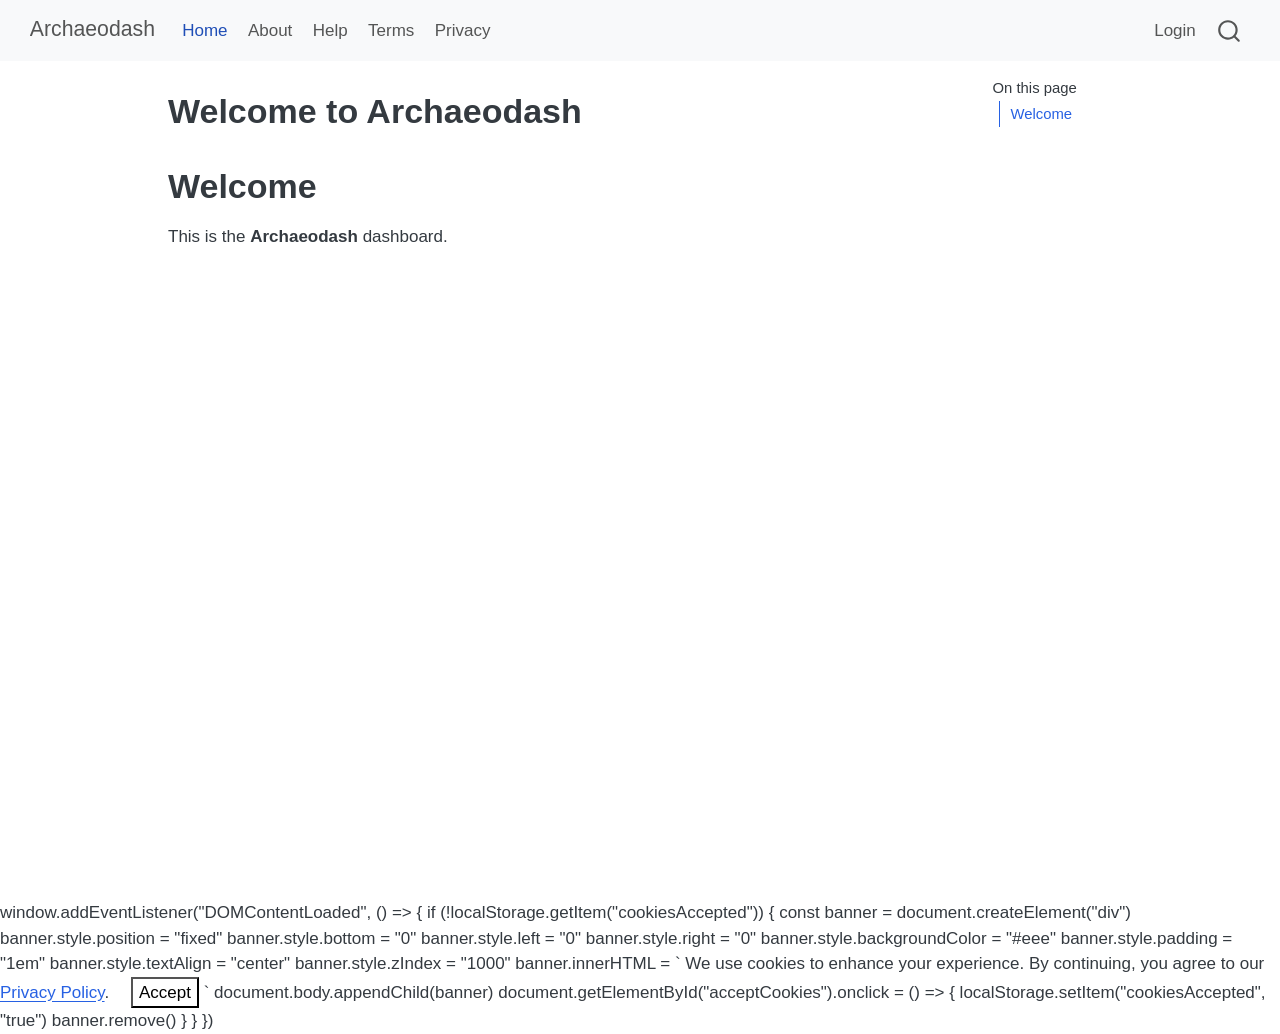
<file: www/index.html>
<!DOCTYPE html>
<html xmlns="http://www.w3.org/1999/xhtml" lang="en" xml:lang="en"><head>

<meta charset="utf-8">
<meta name="generator" content="quarto-1.6.42">

<meta name="viewport" content="width=device-width, initial-scale=1.0, user-scalable=yes">


<title>Welcome to Archaeodash – Archaeodash</title>
<style>
code{white-space: pre-wrap;}
span.smallcaps{font-variant: small-caps;}
div.columns{display: flex; gap: min(4vw, 1.5em);}
div.column{flex: auto; overflow-x: auto;}
div.hanging-indent{margin-left: 1.5em; text-indent: -1.5em;}
ul.task-list{list-style: none;}
ul.task-list li input[type="checkbox"] {
  width: 0.8em;
  margin: 0 0.8em 0.2em -1em; /* quarto-specific, see https://github.com/quarto-dev/quarto-cli/issues/4556 */ 
  vertical-align: middle;
}
</style>


<script src="site_libs/quarto-nav/quarto-nav.js"></script>
<script src="site_libs/quarto-nav/headroom.min.js"></script>
<script src="site_libs/clipboard/clipboard.min.js"></script>
<script src="site_libs/quarto-search/autocomplete.umd.js"></script>
<script src="site_libs/quarto-search/fuse.min.js"></script>
<script src="site_libs/quarto-search/quarto-search.js"></script>
<meta name="quarto:offset" content="./">
<script src="site_libs/quarto-html/quarto.js"></script>
<script src="site_libs/quarto-html/popper.min.js"></script>
<script src="site_libs/quarto-html/tippy.umd.min.js"></script>
<script src="site_libs/quarto-html/anchor.min.js"></script>
<link href="site_libs/quarto-html/tippy.css" rel="stylesheet">
<link href="site_libs/quarto-html/quarto-syntax-highlighting-2f5df379a58b258e96c21c0638c20c03.css" rel="stylesheet" id="quarto-text-highlighting-styles">
<script src="site_libs/bootstrap/bootstrap.min.js"></script>
<link href="site_libs/bootstrap/bootstrap-icons.css" rel="stylesheet">
<link href="site_libs/bootstrap/bootstrap-ddd961a2510921635943dfbbd19534c4.min.css" rel="stylesheet" append-hash="true" id="quarto-bootstrap" data-mode="light">
<script id="quarto-search-options" type="application/json">{
  "location": "navbar",
  "copy-button": false,
  "collapse-after": 3,
  "panel-placement": "end",
  "type": "overlay",
  "limit": 50,
  "keyboard-shortcut": [
    "f",
    "/",
    "s"
  ],
  "show-item-context": false,
  "language": {
    "search-no-results-text": "No results",
    "search-matching-documents-text": "matching documents",
    "search-copy-link-title": "Copy link to search",
    "search-hide-matches-text": "Hide additional matches",
    "search-more-match-text": "more match in this document",
    "search-more-matches-text": "more matches in this document",
    "search-clear-button-title": "Clear",
    "search-text-placeholder": "",
    "search-detached-cancel-button-title": "Cancel",
    "search-submit-button-title": "Submit",
    "search-label": "Search"
  }
}</script>


<link rel="stylesheet" href="styles.css">
</head>

<body class="nav-fixed">

<div id="quarto-search-results"></div>
  <header id="quarto-header" class="headroom fixed-top">
    <nav class="navbar navbar-expand-lg " data-bs-theme="dark">
      <div class="navbar-container container-fluid">
      <div class="navbar-brand-container mx-auto">
    <a class="navbar-brand" href="./index.html">
    <span class="navbar-title">Archaeodash</span>
    </a>
  </div>
            <div id="quarto-search" class="" title="Search"></div>
          <button class="navbar-toggler" type="button" data-bs-toggle="collapse" data-bs-target="#navbarCollapse" aria-controls="navbarCollapse" role="menu" aria-expanded="false" aria-label="Toggle navigation" onclick="if (window.quartoToggleHeadroom) { window.quartoToggleHeadroom(); }">
  <span class="navbar-toggler-icon"></span>
</button>
          <div class="collapse navbar-collapse" id="navbarCollapse">
            <ul class="navbar-nav navbar-nav-scroll me-auto">
  <li class="nav-item">
    <a class="nav-link active" href="./index.html" aria-current="page"> 
<span class="menu-text">Home</span></a>
  </li>  
  <li class="nav-item">
    <a class="nav-link" href="./about.html"> 
<span class="menu-text">About</span></a>
  </li>  
  <li class="nav-item">
    <a class="nav-link" href="./help.html"> 
<span class="menu-text">Help</span></a>
  </li>  
  <li class="nav-item">
    <a class="nav-link" href="./terms.html"> 
<span class="menu-text">Terms</span></a>
  </li>  
  <li class="nav-item">
    <a class="nav-link" href="./privacy.html"> 
<span class="menu-text">Privacy</span></a>
  </li>  
</ul>
            <ul class="navbar-nav navbar-nav-scroll ms-auto">
  <li class="nav-item">
    <a class="nav-link" href="./login.html"> 
<span class="menu-text">Login</span></a>
  </li>  
</ul>
          </div> <!-- /navcollapse -->
            <div class="quarto-navbar-tools">
</div>
      </div> <!-- /container-fluid -->
    </nav>
</header>
<!-- content -->
<div id="quarto-content" class="quarto-container page-columns page-rows-contents page-layout-article page-navbar">
<!-- sidebar -->
<!-- margin-sidebar -->
    <div id="quarto-margin-sidebar" class="sidebar margin-sidebar">
        <nav id="TOC" role="doc-toc" class="toc-active">
    <h2 id="toc-title">On this page</h2>
   
  <ul>
  <li><a href="#welcome" id="toc-welcome" class="nav-link active" data-scroll-target="#welcome">Welcome</a></li>
  </ul>
</nav>
    </div>
<!-- main -->
<main class="content" id="quarto-document-content">

<header id="title-block-header" class="quarto-title-block default">
<div class="quarto-title">
<h1 class="title">Welcome to Archaeodash</h1>
</div>



<div class="quarto-title-meta">

    
  
    
  </div>
  


</header>


<section id="welcome" class="level1">
<h1>Welcome</h1>
<p>This is the <strong>Archaeodash</strong> dashboard.</p>


</section>

</main> <!-- /main -->
<script id="quarto-html-after-body" type="application/javascript">
window.document.addEventListener("DOMContentLoaded", function (event) {
  const toggleBodyColorMode = (bsSheetEl) => {
    const mode = bsSheetEl.getAttribute("data-mode");
    const bodyEl = window.document.querySelector("body");
    if (mode === "dark") {
      bodyEl.classList.add("quarto-dark");
      bodyEl.classList.remove("quarto-light");
    } else {
      bodyEl.classList.add("quarto-light");
      bodyEl.classList.remove("quarto-dark");
    }
  }
  const toggleBodyColorPrimary = () => {
    const bsSheetEl = window.document.querySelector("link#quarto-bootstrap");
    if (bsSheetEl) {
      toggleBodyColorMode(bsSheetEl);
    }
  }
  toggleBodyColorPrimary();  
  const icon = "";
  const anchorJS = new window.AnchorJS();
  anchorJS.options = {
    placement: 'right',
    icon: icon
  };
  anchorJS.add('.anchored');
  const isCodeAnnotation = (el) => {
    for (const clz of el.classList) {
      if (clz.startsWith('code-annotation-')) {                     
        return true;
      }
    }
    return false;
  }
  const onCopySuccess = function(e) {
    // button target
    const button = e.trigger;
    // don't keep focus
    button.blur();
    // flash "checked"
    button.classList.add('code-copy-button-checked');
    var currentTitle = button.getAttribute("title");
    button.setAttribute("title", "Copied!");
    let tooltip;
    if (window.bootstrap) {
      button.setAttribute("data-bs-toggle", "tooltip");
      button.setAttribute("data-bs-placement", "left");
      button.setAttribute("data-bs-title", "Copied!");
      tooltip = new bootstrap.Tooltip(button, 
        { trigger: "manual", 
          customClass: "code-copy-button-tooltip",
          offset: [0, -8]});
      tooltip.show();    
    }
    setTimeout(function() {
      if (tooltip) {
        tooltip.hide();
        button.removeAttribute("data-bs-title");
        button.removeAttribute("data-bs-toggle");
        button.removeAttribute("data-bs-placement");
      }
      button.setAttribute("title", currentTitle);
      button.classList.remove('code-copy-button-checked');
    }, 1000);
    // clear code selection
    e.clearSelection();
  }
  const getTextToCopy = function(trigger) {
      const codeEl = trigger.previousElementSibling.cloneNode(true);
      for (const childEl of codeEl.children) {
        if (isCodeAnnotation(childEl)) {
          childEl.remove();
        }
      }
      return codeEl.innerText;
  }
  const clipboard = new window.ClipboardJS('.code-copy-button:not([data-in-quarto-modal])', {
    text: getTextToCopy
  });
  clipboard.on('success', onCopySuccess);
  if (window.document.getElementById('quarto-embedded-source-code-modal')) {
    const clipboardModal = new window.ClipboardJS('.code-copy-button[data-in-quarto-modal]', {
      text: getTextToCopy,
      container: window.document.getElementById('quarto-embedded-source-code-modal')
    });
    clipboardModal.on('success', onCopySuccess);
  }
    var localhostRegex = new RegExp(/^(?:http|https):\/\/localhost\:?[0-9]*\//);
    var mailtoRegex = new RegExp(/^mailto:/);
      var filterRegex = new RegExp("\/app\/Archaeodash");
    var isInternal = (href) => {
        return filterRegex.test(href) || localhostRegex.test(href) || mailtoRegex.test(href);
    }
    // Inspect non-navigation links and adorn them if external
 	var links = window.document.querySelectorAll('a[href]:not(.nav-link):not(.navbar-brand):not(.toc-action):not(.sidebar-link):not(.sidebar-item-toggle):not(.pagination-link):not(.no-external):not([aria-hidden]):not(.dropdown-item):not(.quarto-navigation-tool):not(.about-link)');
    for (var i=0; i<links.length; i++) {
      const link = links[i];
      if (!isInternal(link.href)) {
        // undo the damage that might have been done by quarto-nav.js in the case of
        // links that we want to consider external
        if (link.dataset.originalHref !== undefined) {
          link.href = link.dataset.originalHref;
        }
      }
    }
  function tippyHover(el, contentFn, onTriggerFn, onUntriggerFn) {
    const config = {
      allowHTML: true,
      maxWidth: 500,
      delay: 100,
      arrow: false,
      appendTo: function(el) {
          return el.parentElement;
      },
      interactive: true,
      interactiveBorder: 10,
      theme: 'quarto',
      placement: 'bottom-start',
    };
    if (contentFn) {
      config.content = contentFn;
    }
    if (onTriggerFn) {
      config.onTrigger = onTriggerFn;
    }
    if (onUntriggerFn) {
      config.onUntrigger = onUntriggerFn;
    }
    window.tippy(el, config); 
  }
  const noterefs = window.document.querySelectorAll('a[role="doc-noteref"]');
  for (var i=0; i<noterefs.length; i++) {
    const ref = noterefs[i];
    tippyHover(ref, function() {
      // use id or data attribute instead here
      let href = ref.getAttribute('data-footnote-href') || ref.getAttribute('href');
      try { href = new URL(href).hash; } catch {}
      const id = href.replace(/^#\/?/, "");
      const note = window.document.getElementById(id);
      if (note) {
        return note.innerHTML;
      } else {
        return "";
      }
    });
  }
  const xrefs = window.document.querySelectorAll('a.quarto-xref');
  const processXRef = (id, note) => {
    // Strip column container classes
    const stripColumnClz = (el) => {
      el.classList.remove("page-full", "page-columns");
      if (el.children) {
        for (const child of el.children) {
          stripColumnClz(child);
        }
      }
    }
    stripColumnClz(note)
    if (id === null || id.startsWith('sec-')) {
      // Special case sections, only their first couple elements
      const container = document.createElement("div");
      if (note.children && note.children.length > 2) {
        container.appendChild(note.children[0].cloneNode(true));
        for (let i = 1; i < note.children.length; i++) {
          const child = note.children[i];
          if (child.tagName === "P" && child.innerText === "") {
            continue;
          } else {
            container.appendChild(child.cloneNode(true));
            break;
          }
        }
        if (window.Quarto?.typesetMath) {
          window.Quarto.typesetMath(container);
        }
        return container.innerHTML
      } else {
        if (window.Quarto?.typesetMath) {
          window.Quarto.typesetMath(note);
        }
        return note.innerHTML;
      }
    } else {
      // Remove any anchor links if they are present
      const anchorLink = note.querySelector('a.anchorjs-link');
      if (anchorLink) {
        anchorLink.remove();
      }
      if (window.Quarto?.typesetMath) {
        window.Quarto.typesetMath(note);
      }
      if (note.classList.contains("callout")) {
        return note.outerHTML;
      } else {
        return note.innerHTML;
      }
    }
  }
  for (var i=0; i<xrefs.length; i++) {
    const xref = xrefs[i];
    tippyHover(xref, undefined, function(instance) {
      instance.disable();
      let url = xref.getAttribute('href');
      let hash = undefined; 
      if (url.startsWith('#')) {
        hash = url;
      } else {
        try { hash = new URL(url).hash; } catch {}
      }
      if (hash) {
        const id = hash.replace(/^#\/?/, "");
        const note = window.document.getElementById(id);
        if (note !== null) {
          try {
            const html = processXRef(id, note.cloneNode(true));
            instance.setContent(html);
          } finally {
            instance.enable();
            instance.show();
          }
        } else {
          // See if we can fetch this
          fetch(url.split('#')[0])
          .then(res => res.text())
          .then(html => {
            const parser = new DOMParser();
            const htmlDoc = parser.parseFromString(html, "text/html");
            const note = htmlDoc.getElementById(id);
            if (note !== null) {
              const html = processXRef(id, note);
              instance.setContent(html);
            } 
          }).finally(() => {
            instance.enable();
            instance.show();
          });
        }
      } else {
        // See if we can fetch a full url (with no hash to target)
        // This is a special case and we should probably do some content thinning / targeting
        fetch(url)
        .then(res => res.text())
        .then(html => {
          const parser = new DOMParser();
          const htmlDoc = parser.parseFromString(html, "text/html");
          const note = htmlDoc.querySelector('main.content');
          if (note !== null) {
            // This should only happen for chapter cross references
            // (since there is no id in the URL)
            // remove the first header
            if (note.children.length > 0 && note.children[0].tagName === "HEADER") {
              note.children[0].remove();
            }
            const html = processXRef(null, note);
            instance.setContent(html);
          } 
        }).finally(() => {
          instance.enable();
          instance.show();
        });
      }
    }, function(instance) {
    });
  }
      let selectedAnnoteEl;
      const selectorForAnnotation = ( cell, annotation) => {
        let cellAttr = 'data-code-cell="' + cell + '"';
        let lineAttr = 'data-code-annotation="' +  annotation + '"';
        const selector = 'span[' + cellAttr + '][' + lineAttr + ']';
        return selector;
      }
      const selectCodeLines = (annoteEl) => {
        const doc = window.document;
        const targetCell = annoteEl.getAttribute("data-target-cell");
        const targetAnnotation = annoteEl.getAttribute("data-target-annotation");
        const annoteSpan = window.document.querySelector(selectorForAnnotation(targetCell, targetAnnotation));
        const lines = annoteSpan.getAttribute("data-code-lines").split(",");
        const lineIds = lines.map((line) => {
          return targetCell + "-" + line;
        })
        let top = null;
        let height = null;
        let parent = null;
        if (lineIds.length > 0) {
            //compute the position of the single el (top and bottom and make a div)
            const el = window.document.getElementById(lineIds[0]);
            top = el.offsetTop;
            height = el.offsetHeight;
            parent = el.parentElement.parentElement;
          if (lineIds.length > 1) {
            const lastEl = window.document.getElementById(lineIds[lineIds.length - 1]);
            const bottom = lastEl.offsetTop + lastEl.offsetHeight;
            height = bottom - top;
          }
          if (top !== null && height !== null && parent !== null) {
            // cook up a div (if necessary) and position it 
            let div = window.document.getElementById("code-annotation-line-highlight");
            if (div === null) {
              div = window.document.createElement("div");
              div.setAttribute("id", "code-annotation-line-highlight");
              div.style.position = 'absolute';
              parent.appendChild(div);
            }
            div.style.top = top - 2 + "px";
            div.style.height = height + 4 + "px";
            div.style.left = 0;
            let gutterDiv = window.document.getElementById("code-annotation-line-highlight-gutter");
            if (gutterDiv === null) {
              gutterDiv = window.document.createElement("div");
              gutterDiv.setAttribute("id", "code-annotation-line-highlight-gutter");
              gutterDiv.style.position = 'absolute';
              const codeCell = window.document.getElementById(targetCell);
              const gutter = codeCell.querySelector('.code-annotation-gutter');
              gutter.appendChild(gutterDiv);
            }
            gutterDiv.style.top = top - 2 + "px";
            gutterDiv.style.height = height + 4 + "px";
          }
          selectedAnnoteEl = annoteEl;
        }
      };
      const unselectCodeLines = () => {
        const elementsIds = ["code-annotation-line-highlight", "code-annotation-line-highlight-gutter"];
        elementsIds.forEach((elId) => {
          const div = window.document.getElementById(elId);
          if (div) {
            div.remove();
          }
        });
        selectedAnnoteEl = undefined;
      };
        // Handle positioning of the toggle
    window.addEventListener(
      "resize",
      throttle(() => {
        elRect = undefined;
        if (selectedAnnoteEl) {
          selectCodeLines(selectedAnnoteEl);
        }
      }, 10)
    );
    function throttle(fn, ms) {
    let throttle = false;
    let timer;
      return (...args) => {
        if(!throttle) { // first call gets through
            fn.apply(this, args);
            throttle = true;
        } else { // all the others get throttled
            if(timer) clearTimeout(timer); // cancel #2
            timer = setTimeout(() => {
              fn.apply(this, args);
              timer = throttle = false;
            }, ms);
        }
      };
    }
      // Attach click handler to the DT
      const annoteDls = window.document.querySelectorAll('dt[data-target-cell]');
      for (const annoteDlNode of annoteDls) {
        annoteDlNode.addEventListener('click', (event) => {
          const clickedEl = event.target;
          if (clickedEl !== selectedAnnoteEl) {
            unselectCodeLines();
            const activeEl = window.document.querySelector('dt[data-target-cell].code-annotation-active');
            if (activeEl) {
              activeEl.classList.remove('code-annotation-active');
            }
            selectCodeLines(clickedEl);
            clickedEl.classList.add('code-annotation-active');
          } else {
            // Unselect the line
            unselectCodeLines();
            clickedEl.classList.remove('code-annotation-active');
          }
        });
      }
  const findCites = (el) => {
    const parentEl = el.parentElement;
    if (parentEl) {
      const cites = parentEl.dataset.cites;
      if (cites) {
        return {
          el,
          cites: cites.split(' ')
        };
      } else {
        return findCites(el.parentElement)
      }
    } else {
      return undefined;
    }
  };
  var bibliorefs = window.document.querySelectorAll('a[role="doc-biblioref"]');
  for (var i=0; i<bibliorefs.length; i++) {
    const ref = bibliorefs[i];
    const citeInfo = findCites(ref);
    if (citeInfo) {
      tippyHover(citeInfo.el, function() {
        var popup = window.document.createElement('div');
        citeInfo.cites.forEach(function(cite) {
          var citeDiv = window.document.createElement('div');
          citeDiv.classList.add('hanging-indent');
          citeDiv.classList.add('csl-entry');
          var biblioDiv = window.document.getElementById('ref-' + cite);
          if (biblioDiv) {
            citeDiv.innerHTML = biblioDiv.innerHTML;
          }
          popup.appendChild(citeDiv);
        });
        return popup.innerHTML;
      });
    }
  }
});
</script>
</div> <!-- /content -->
window.addEventListener("DOMContentLoaded", () =&gt; {
    if (!localStorage.getItem("cookiesAccepted")) {
      const banner = document.createElement("div")
      banner.style.position = "fixed"
      banner.style.bottom = "0"
      banner.style.left = "0"
      banner.style.right = "0"
      banner.style.backgroundColor = "#eee"
      banner.style.padding = "1em"
      banner.style.textAlign = "center"
      banner.style.zIndex = "1000"
      banner.innerHTML = `
        We use cookies to enhance your experience. By continuing, you agree to our
        <a href="./app/Archaeodash/privacy">Privacy Policy</a>.
        <button id="acceptCookies" style="margin-left:1em;">Accept</button>
      `
      document.body.appendChild(banner)
      document.getElementById("acceptCookies").onclick = () =&gt; {
        localStorage.setItem("cookiesAccepted", "true")
        banner.remove()
      }
    }
})




</body></html>
</file>
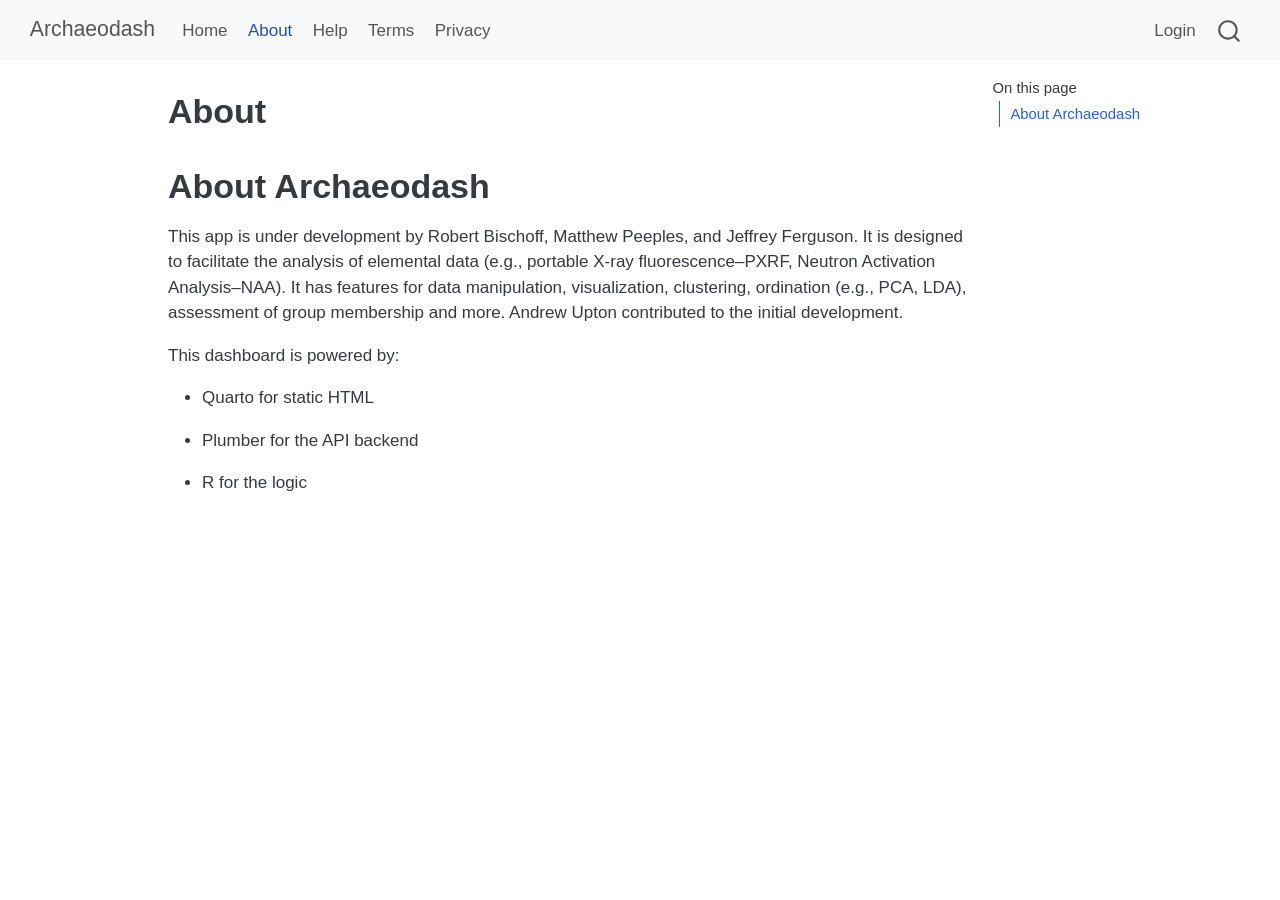
<file: www/about.html>
<!DOCTYPE html>
<html xmlns="http://www.w3.org/1999/xhtml" lang="en" xml:lang="en"><head>

<meta charset="utf-8">
<meta name="generator" content="quarto-1.6.42">

<meta name="viewport" content="width=device-width, initial-scale=1.0, user-scalable=yes">


<title>About – Archaeodash</title>
<style>
code{white-space: pre-wrap;}
span.smallcaps{font-variant: small-caps;}
div.columns{display: flex; gap: min(4vw, 1.5em);}
div.column{flex: auto; overflow-x: auto;}
div.hanging-indent{margin-left: 1.5em; text-indent: -1.5em;}
ul.task-list{list-style: none;}
ul.task-list li input[type="checkbox"] {
  width: 0.8em;
  margin: 0 0.8em 0.2em -1em; /* quarto-specific, see https://github.com/quarto-dev/quarto-cli/issues/4556 */ 
  vertical-align: middle;
}
</style>


<script src="site_libs/quarto-nav/quarto-nav.js"></script>
<script src="site_libs/quarto-nav/headroom.min.js"></script>
<script src="site_libs/clipboard/clipboard.min.js"></script>
<script src="site_libs/quarto-search/autocomplete.umd.js"></script>
<script src="site_libs/quarto-search/fuse.min.js"></script>
<script src="site_libs/quarto-search/quarto-search.js"></script>
<meta name="quarto:offset" content="./">
<script src="site_libs/quarto-html/quarto.js"></script>
<script src="site_libs/quarto-html/popper.min.js"></script>
<script src="site_libs/quarto-html/tippy.umd.min.js"></script>
<script src="site_libs/quarto-html/anchor.min.js"></script>
<link href="site_libs/quarto-html/tippy.css" rel="stylesheet">
<link href="site_libs/quarto-html/quarto-syntax-highlighting-2f5df379a58b258e96c21c0638c20c03.css" rel="stylesheet" id="quarto-text-highlighting-styles">
<script src="site_libs/bootstrap/bootstrap.min.js"></script>
<link href="site_libs/bootstrap/bootstrap-icons.css" rel="stylesheet">
<link href="site_libs/bootstrap/bootstrap-ddd961a2510921635943dfbbd19534c4.min.css" rel="stylesheet" append-hash="true" id="quarto-bootstrap" data-mode="light">
<script id="quarto-search-options" type="application/json">{
  "location": "navbar",
  "copy-button": false,
  "collapse-after": 3,
  "panel-placement": "end",
  "type": "overlay",
  "limit": 50,
  "keyboard-shortcut": [
    "f",
    "/",
    "s"
  ],
  "show-item-context": false,
  "language": {
    "search-no-results-text": "No results",
    "search-matching-documents-text": "matching documents",
    "search-copy-link-title": "Copy link to search",
    "search-hide-matches-text": "Hide additional matches",
    "search-more-match-text": "more match in this document",
    "search-more-matches-text": "more matches in this document",
    "search-clear-button-title": "Clear",
    "search-text-placeholder": "",
    "search-detached-cancel-button-title": "Cancel",
    "search-submit-button-title": "Submit",
    "search-label": "Search"
  }
}</script>


<link rel="stylesheet" href="styles.css">
</head>

<body class="nav-fixed">

<div id="quarto-search-results"></div>
  <header id="quarto-header" class="headroom fixed-top">
    <nav class="navbar navbar-expand-lg " data-bs-theme="dark">
      <div class="navbar-container container-fluid">
      <div class="navbar-brand-container mx-auto">
    <a class="navbar-brand" href="./index.html">
    <span class="navbar-title">Archaeodash</span>
    </a>
  </div>
            <div id="quarto-search" class="" title="Search"></div>
          <button class="navbar-toggler" type="button" data-bs-toggle="collapse" data-bs-target="#navbarCollapse" aria-controls="navbarCollapse" role="menu" aria-expanded="false" aria-label="Toggle navigation" onclick="if (window.quartoToggleHeadroom) { window.quartoToggleHeadroom(); }">
  <span class="navbar-toggler-icon"></span>
</button>
          <div class="collapse navbar-collapse" id="navbarCollapse">
            <ul class="navbar-nav navbar-nav-scroll me-auto">
  <li class="nav-item">
    <a class="nav-link" href="./index.html"> 
<span class="menu-text">Home</span></a>
  </li>  
  <li class="nav-item">
    <a class="nav-link active" href="./about.html" aria-current="page"> 
<span class="menu-text">About</span></a>
  </li>  
  <li class="nav-item">
    <a class="nav-link" href="./help.html"> 
<span class="menu-text">Help</span></a>
  </li>  
  <li class="nav-item">
    <a class="nav-link" href="./terms.html"> 
<span class="menu-text">Terms</span></a>
  </li>  
  <li class="nav-item">
    <a class="nav-link" href="./privacy.html"> 
<span class="menu-text">Privacy</span></a>
  </li>  
</ul>
            <ul class="navbar-nav navbar-nav-scroll ms-auto">
  <li class="nav-item">
    <a class="nav-link" href="./login.html"> 
<span class="menu-text">Login</span></a>
  </li>  
</ul>
          </div> <!-- /navcollapse -->
            <div class="quarto-navbar-tools">
</div>
      </div> <!-- /container-fluid -->
    </nav>
</header>
<!-- content -->
<div id="quarto-content" class="quarto-container page-columns page-rows-contents page-layout-article page-navbar">
<!-- sidebar -->
<!-- margin-sidebar -->
    <div id="quarto-margin-sidebar" class="sidebar margin-sidebar">
        <nav id="TOC" role="doc-toc" class="toc-active">
    <h2 id="toc-title">On this page</h2>
   
  <ul>
  <li><a href="#about-archaeodash" id="toc-about-archaeodash" class="nav-link active" data-scroll-target="#about-archaeodash">About Archaeodash</a></li>
  </ul>
</nav>
    </div>
<!-- main -->
<main class="content" id="quarto-document-content">

<header id="title-block-header" class="quarto-title-block default">
<div class="quarto-title">
<h1 class="title">About</h1>
</div>



<div class="quarto-title-meta">

    
  
    
  </div>
  


</header>


<section id="about-archaeodash" class="level1">
<h1>About Archaeodash</h1>
<p>This app is under development by Robert Bischoff, Matthew Peeples, and Jeffrey Ferguson. It is designed to facilitate the analysis of elemental data (e.g., portable X-ray fluorescence–PXRF, Neutron Activation Analysis–NAA). It has features for data manipulation, visualization, clustering, ordination (e.g., PCA, LDA), assessment of group membership and more. Andrew Upton contributed to the initial development.</p>
<p>This dashboard is powered by:</p>
<ul>
<li><p>Quarto for static HTML</p></li>
<li><p>Plumber for the API backend</p></li>
<li><p>R for the logic</p></li>
</ul>


</section>

</main> <!-- /main -->
<script id="quarto-html-after-body" type="application/javascript">
window.document.addEventListener("DOMContentLoaded", function (event) {
  const toggleBodyColorMode = (bsSheetEl) => {
    const mode = bsSheetEl.getAttribute("data-mode");
    const bodyEl = window.document.querySelector("body");
    if (mode === "dark") {
      bodyEl.classList.add("quarto-dark");
      bodyEl.classList.remove("quarto-light");
    } else {
      bodyEl.classList.add("quarto-light");
      bodyEl.classList.remove("quarto-dark");
    }
  }
  const toggleBodyColorPrimary = () => {
    const bsSheetEl = window.document.querySelector("link#quarto-bootstrap");
    if (bsSheetEl) {
      toggleBodyColorMode(bsSheetEl);
    }
  }
  toggleBodyColorPrimary();  
  const icon = "";
  const anchorJS = new window.AnchorJS();
  anchorJS.options = {
    placement: 'right',
    icon: icon
  };
  anchorJS.add('.anchored');
  const isCodeAnnotation = (el) => {
    for (const clz of el.classList) {
      if (clz.startsWith('code-annotation-')) {                     
        return true;
      }
    }
    return false;
  }
  const onCopySuccess = function(e) {
    // button target
    const button = e.trigger;
    // don't keep focus
    button.blur();
    // flash "checked"
    button.classList.add('code-copy-button-checked');
    var currentTitle = button.getAttribute("title");
    button.setAttribute("title", "Copied!");
    let tooltip;
    if (window.bootstrap) {
      button.setAttribute("data-bs-toggle", "tooltip");
      button.setAttribute("data-bs-placement", "left");
      button.setAttribute("data-bs-title", "Copied!");
      tooltip = new bootstrap.Tooltip(button, 
        { trigger: "manual", 
          customClass: "code-copy-button-tooltip",
          offset: [0, -8]});
      tooltip.show();    
    }
    setTimeout(function() {
      if (tooltip) {
        tooltip.hide();
        button.removeAttribute("data-bs-title");
        button.removeAttribute("data-bs-toggle");
        button.removeAttribute("data-bs-placement");
      }
      button.setAttribute("title", currentTitle);
      button.classList.remove('code-copy-button-checked');
    }, 1000);
    // clear code selection
    e.clearSelection();
  }
  const getTextToCopy = function(trigger) {
      const codeEl = trigger.previousElementSibling.cloneNode(true);
      for (const childEl of codeEl.children) {
        if (isCodeAnnotation(childEl)) {
          childEl.remove();
        }
      }
      return codeEl.innerText;
  }
  const clipboard = new window.ClipboardJS('.code-copy-button:not([data-in-quarto-modal])', {
    text: getTextToCopy
  });
  clipboard.on('success', onCopySuccess);
  if (window.document.getElementById('quarto-embedded-source-code-modal')) {
    const clipboardModal = new window.ClipboardJS('.code-copy-button[data-in-quarto-modal]', {
      text: getTextToCopy,
      container: window.document.getElementById('quarto-embedded-source-code-modal')
    });
    clipboardModal.on('success', onCopySuccess);
  }
    var localhostRegex = new RegExp(/^(?:http|https):\/\/localhost\:?[0-9]*\//);
    var mailtoRegex = new RegExp(/^mailto:/);
      var filterRegex = new RegExp("\/app\/Archaeodash");
    var isInternal = (href) => {
        return filterRegex.test(href) || localhostRegex.test(href) || mailtoRegex.test(href);
    }
    // Inspect non-navigation links and adorn them if external
 	var links = window.document.querySelectorAll('a[href]:not(.nav-link):not(.navbar-brand):not(.toc-action):not(.sidebar-link):not(.sidebar-item-toggle):not(.pagination-link):not(.no-external):not([aria-hidden]):not(.dropdown-item):not(.quarto-navigation-tool):not(.about-link)');
    for (var i=0; i<links.length; i++) {
      const link = links[i];
      if (!isInternal(link.href)) {
        // undo the damage that might have been done by quarto-nav.js in the case of
        // links that we want to consider external
        if (link.dataset.originalHref !== undefined) {
          link.href = link.dataset.originalHref;
        }
      }
    }
  function tippyHover(el, contentFn, onTriggerFn, onUntriggerFn) {
    const config = {
      allowHTML: true,
      maxWidth: 500,
      delay: 100,
      arrow: false,
      appendTo: function(el) {
          return el.parentElement;
      },
      interactive: true,
      interactiveBorder: 10,
      theme: 'quarto',
      placement: 'bottom-start',
    };
    if (contentFn) {
      config.content = contentFn;
    }
    if (onTriggerFn) {
      config.onTrigger = onTriggerFn;
    }
    if (onUntriggerFn) {
      config.onUntrigger = onUntriggerFn;
    }
    window.tippy(el, config); 
  }
  const noterefs = window.document.querySelectorAll('a[role="doc-noteref"]');
  for (var i=0; i<noterefs.length; i++) {
    const ref = noterefs[i];
    tippyHover(ref, function() {
      // use id or data attribute instead here
      let href = ref.getAttribute('data-footnote-href') || ref.getAttribute('href');
      try { href = new URL(href).hash; } catch {}
      const id = href.replace(/^#\/?/, "");
      const note = window.document.getElementById(id);
      if (note) {
        return note.innerHTML;
      } else {
        return "";
      }
    });
  }
  const xrefs = window.document.querySelectorAll('a.quarto-xref');
  const processXRef = (id, note) => {
    // Strip column container classes
    const stripColumnClz = (el) => {
      el.classList.remove("page-full", "page-columns");
      if (el.children) {
        for (const child of el.children) {
          stripColumnClz(child);
        }
      }
    }
    stripColumnClz(note)
    if (id === null || id.startsWith('sec-')) {
      // Special case sections, only their first couple elements
      const container = document.createElement("div");
      if (note.children && note.children.length > 2) {
        container.appendChild(note.children[0].cloneNode(true));
        for (let i = 1; i < note.children.length; i++) {
          const child = note.children[i];
          if (child.tagName === "P" && child.innerText === "") {
            continue;
          } else {
            container.appendChild(child.cloneNode(true));
            break;
          }
        }
        if (window.Quarto?.typesetMath) {
          window.Quarto.typesetMath(container);
        }
        return container.innerHTML
      } else {
        if (window.Quarto?.typesetMath) {
          window.Quarto.typesetMath(note);
        }
        return note.innerHTML;
      }
    } else {
      // Remove any anchor links if they are present
      const anchorLink = note.querySelector('a.anchorjs-link');
      if (anchorLink) {
        anchorLink.remove();
      }
      if (window.Quarto?.typesetMath) {
        window.Quarto.typesetMath(note);
      }
      if (note.classList.contains("callout")) {
        return note.outerHTML;
      } else {
        return note.innerHTML;
      }
    }
  }
  for (var i=0; i<xrefs.length; i++) {
    const xref = xrefs[i];
    tippyHover(xref, undefined, function(instance) {
      instance.disable();
      let url = xref.getAttribute('href');
      let hash = undefined; 
      if (url.startsWith('#')) {
        hash = url;
      } else {
        try { hash = new URL(url).hash; } catch {}
      }
      if (hash) {
        const id = hash.replace(/^#\/?/, "");
        const note = window.document.getElementById(id);
        if (note !== null) {
          try {
            const html = processXRef(id, note.cloneNode(true));
            instance.setContent(html);
          } finally {
            instance.enable();
            instance.show();
          }
        } else {
          // See if we can fetch this
          fetch(url.split('#')[0])
          .then(res => res.text())
          .then(html => {
            const parser = new DOMParser();
            const htmlDoc = parser.parseFromString(html, "text/html");
            const note = htmlDoc.getElementById(id);
            if (note !== null) {
              const html = processXRef(id, note);
              instance.setContent(html);
            } 
          }).finally(() => {
            instance.enable();
            instance.show();
          });
        }
      } else {
        // See if we can fetch a full url (with no hash to target)
        // This is a special case and we should probably do some content thinning / targeting
        fetch(url)
        .then(res => res.text())
        .then(html => {
          const parser = new DOMParser();
          const htmlDoc = parser.parseFromString(html, "text/html");
          const note = htmlDoc.querySelector('main.content');
          if (note !== null) {
            // This should only happen for chapter cross references
            // (since there is no id in the URL)
            // remove the first header
            if (note.children.length > 0 && note.children[0].tagName === "HEADER") {
              note.children[0].remove();
            }
            const html = processXRef(null, note);
            instance.setContent(html);
          } 
        }).finally(() => {
          instance.enable();
          instance.show();
        });
      }
    }, function(instance) {
    });
  }
      let selectedAnnoteEl;
      const selectorForAnnotation = ( cell, annotation) => {
        let cellAttr = 'data-code-cell="' + cell + '"';
        let lineAttr = 'data-code-annotation="' +  annotation + '"';
        const selector = 'span[' + cellAttr + '][' + lineAttr + ']';
        return selector;
      }
      const selectCodeLines = (annoteEl) => {
        const doc = window.document;
        const targetCell = annoteEl.getAttribute("data-target-cell");
        const targetAnnotation = annoteEl.getAttribute("data-target-annotation");
        const annoteSpan = window.document.querySelector(selectorForAnnotation(targetCell, targetAnnotation));
        const lines = annoteSpan.getAttribute("data-code-lines").split(",");
        const lineIds = lines.map((line) => {
          return targetCell + "-" + line;
        })
        let top = null;
        let height = null;
        let parent = null;
        if (lineIds.length > 0) {
            //compute the position of the single el (top and bottom and make a div)
            const el = window.document.getElementById(lineIds[0]);
            top = el.offsetTop;
            height = el.offsetHeight;
            parent = el.parentElement.parentElement;
          if (lineIds.length > 1) {
            const lastEl = window.document.getElementById(lineIds[lineIds.length - 1]);
            const bottom = lastEl.offsetTop + lastEl.offsetHeight;
            height = bottom - top;
          }
          if (top !== null && height !== null && parent !== null) {
            // cook up a div (if necessary) and position it 
            let div = window.document.getElementById("code-annotation-line-highlight");
            if (div === null) {
              div = window.document.createElement("div");
              div.setAttribute("id", "code-annotation-line-highlight");
              div.style.position = 'absolute';
              parent.appendChild(div);
            }
            div.style.top = top - 2 + "px";
            div.style.height = height + 4 + "px";
            div.style.left = 0;
            let gutterDiv = window.document.getElementById("code-annotation-line-highlight-gutter");
            if (gutterDiv === null) {
              gutterDiv = window.document.createElement("div");
              gutterDiv.setAttribute("id", "code-annotation-line-highlight-gutter");
              gutterDiv.style.position = 'absolute';
              const codeCell = window.document.getElementById(targetCell);
              const gutter = codeCell.querySelector('.code-annotation-gutter');
              gutter.appendChild(gutterDiv);
            }
            gutterDiv.style.top = top - 2 + "px";
            gutterDiv.style.height = height + 4 + "px";
          }
          selectedAnnoteEl = annoteEl;
        }
      };
      const unselectCodeLines = () => {
        const elementsIds = ["code-annotation-line-highlight", "code-annotation-line-highlight-gutter"];
        elementsIds.forEach((elId) => {
          const div = window.document.getElementById(elId);
          if (div) {
            div.remove();
          }
        });
        selectedAnnoteEl = undefined;
      };
        // Handle positioning of the toggle
    window.addEventListener(
      "resize",
      throttle(() => {
        elRect = undefined;
        if (selectedAnnoteEl) {
          selectCodeLines(selectedAnnoteEl);
        }
      }, 10)
    );
    function throttle(fn, ms) {
    let throttle = false;
    let timer;
      return (...args) => {
        if(!throttle) { // first call gets through
            fn.apply(this, args);
            throttle = true;
        } else { // all the others get throttled
            if(timer) clearTimeout(timer); // cancel #2
            timer = setTimeout(() => {
              fn.apply(this, args);
              timer = throttle = false;
            }, ms);
        }
      };
    }
      // Attach click handler to the DT
      const annoteDls = window.document.querySelectorAll('dt[data-target-cell]');
      for (const annoteDlNode of annoteDls) {
        annoteDlNode.addEventListener('click', (event) => {
          const clickedEl = event.target;
          if (clickedEl !== selectedAnnoteEl) {
            unselectCodeLines();
            const activeEl = window.document.querySelector('dt[data-target-cell].code-annotation-active');
            if (activeEl) {
              activeEl.classList.remove('code-annotation-active');
            }
            selectCodeLines(clickedEl);
            clickedEl.classList.add('code-annotation-active');
          } else {
            // Unselect the line
            unselectCodeLines();
            clickedEl.classList.remove('code-annotation-active');
          }
        });
      }
  const findCites = (el) => {
    const parentEl = el.parentElement;
    if (parentEl) {
      const cites = parentEl.dataset.cites;
      if (cites) {
        return {
          el,
          cites: cites.split(' ')
        };
      } else {
        return findCites(el.parentElement)
      }
    } else {
      return undefined;
    }
  };
  var bibliorefs = window.document.querySelectorAll('a[role="doc-biblioref"]');
  for (var i=0; i<bibliorefs.length; i++) {
    const ref = bibliorefs[i];
    const citeInfo = findCites(ref);
    if (citeInfo) {
      tippyHover(citeInfo.el, function() {
        var popup = window.document.createElement('div');
        citeInfo.cites.forEach(function(cite) {
          var citeDiv = window.document.createElement('div');
          citeDiv.classList.add('hanging-indent');
          citeDiv.classList.add('csl-entry');
          var biblioDiv = window.document.getElementById('ref-' + cite);
          if (biblioDiv) {
            citeDiv.innerHTML = biblioDiv.innerHTML;
          }
          popup.appendChild(citeDiv);
        });
        return popup.innerHTML;
      });
    }
  }
});
</script>
</div> <!-- /content -->




</body></html>
</file>
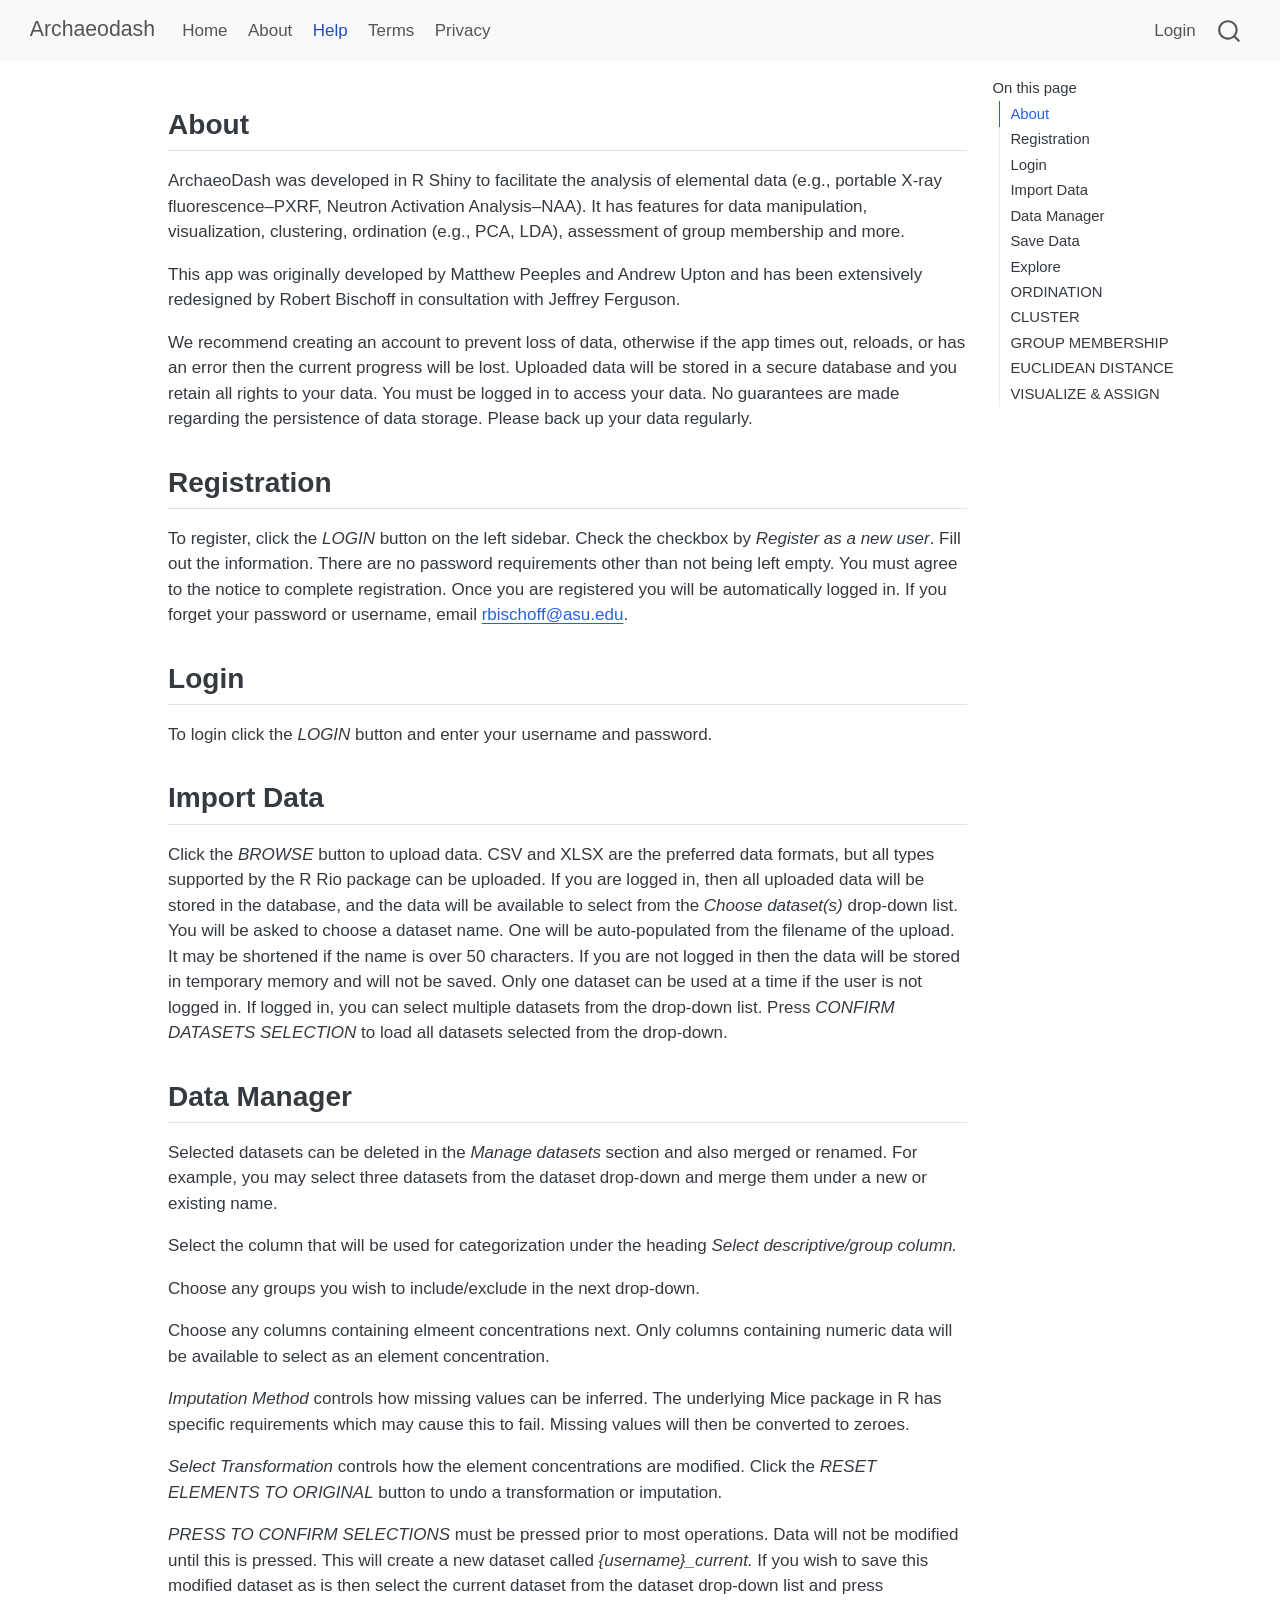
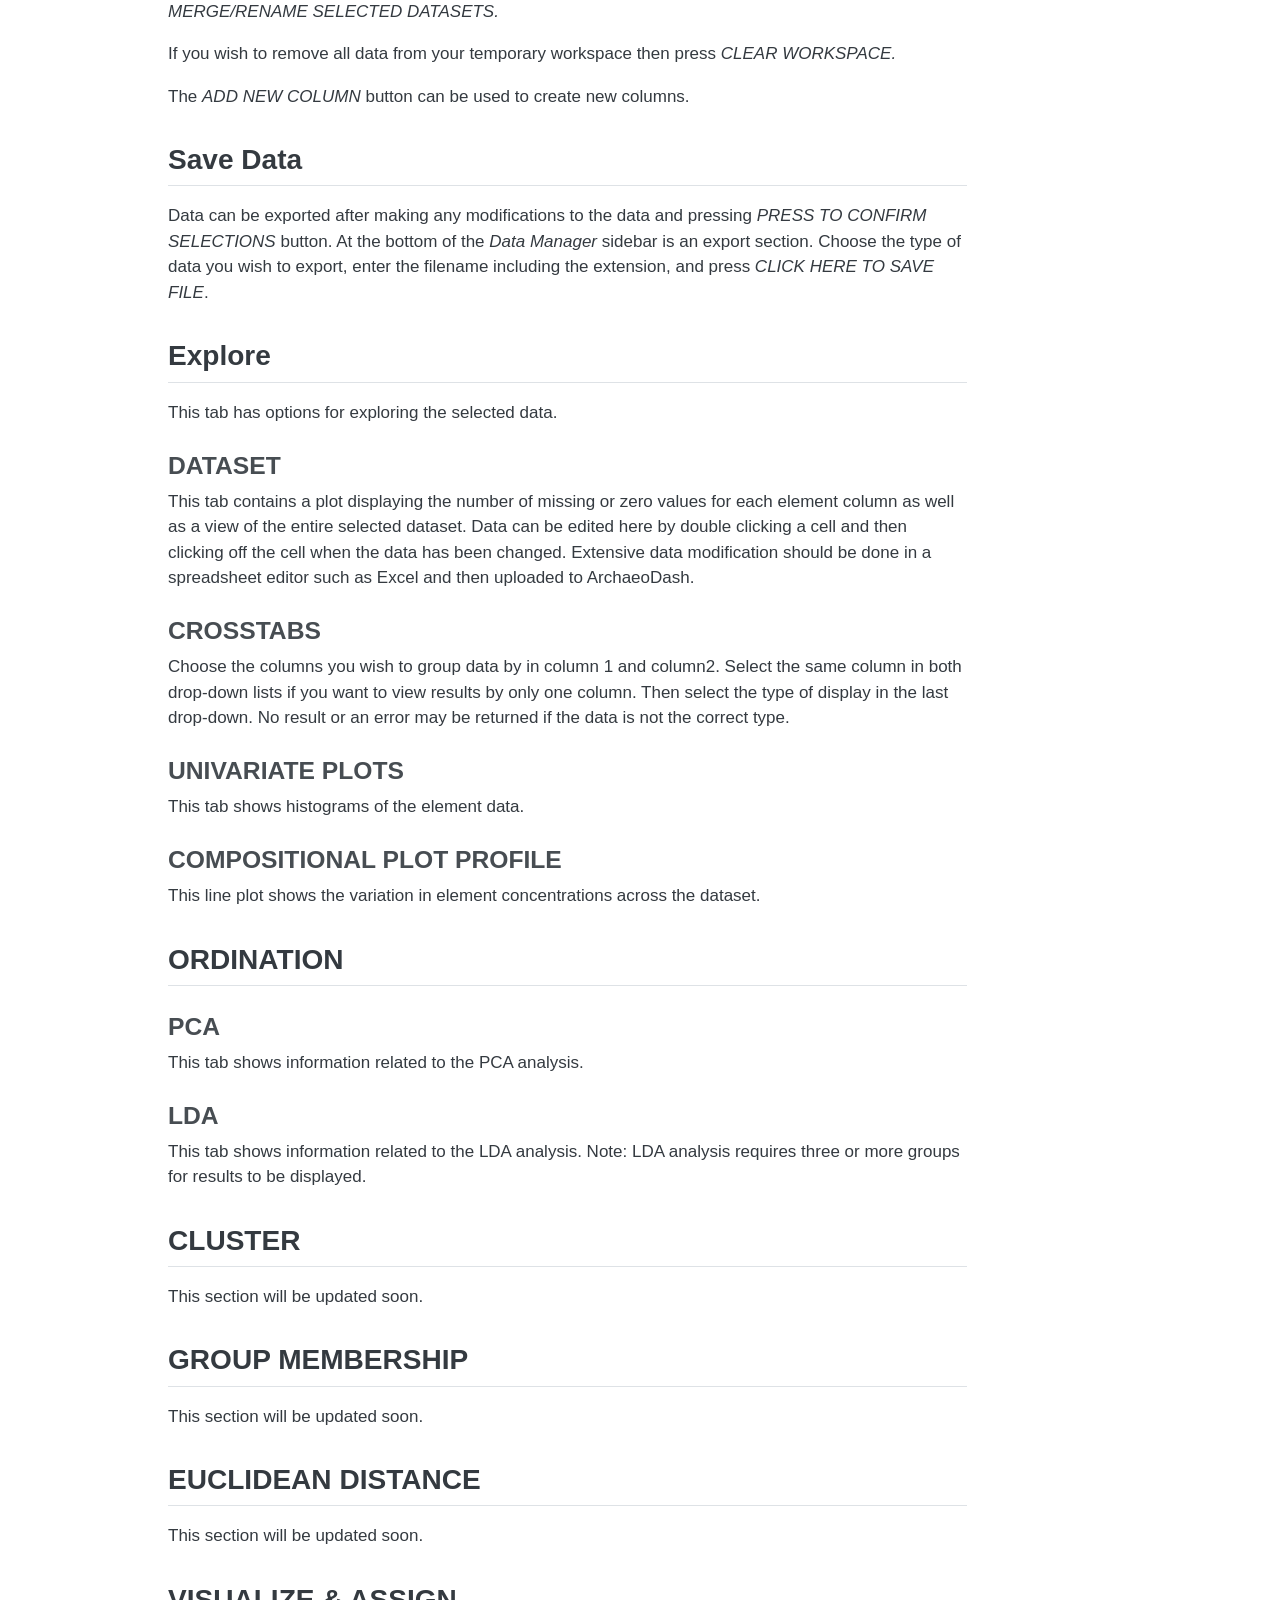
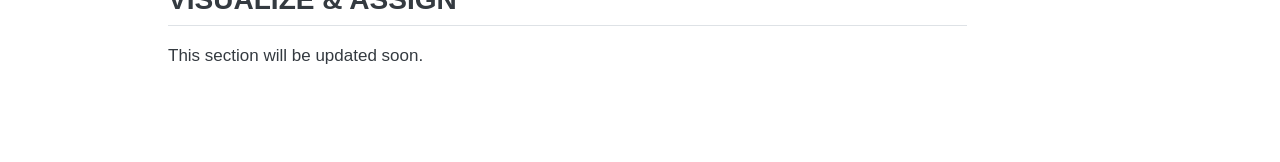
<file: www/help.html>
<!DOCTYPE html>
<html xmlns="http://www.w3.org/1999/xhtml" lang="en" xml:lang="en"><head>

<meta charset="utf-8">
<meta name="generator" content="quarto-1.6.42">

<meta name="viewport" content="width=device-width, initial-scale=1.0, user-scalable=yes">


<title>help – Archaeodash</title>
<style>
code{white-space: pre-wrap;}
span.smallcaps{font-variant: small-caps;}
div.columns{display: flex; gap: min(4vw, 1.5em);}
div.column{flex: auto; overflow-x: auto;}
div.hanging-indent{margin-left: 1.5em; text-indent: -1.5em;}
ul.task-list{list-style: none;}
ul.task-list li input[type="checkbox"] {
  width: 0.8em;
  margin: 0 0.8em 0.2em -1em; /* quarto-specific, see https://github.com/quarto-dev/quarto-cli/issues/4556 */ 
  vertical-align: middle;
}
</style>


<script src="site_libs/quarto-nav/quarto-nav.js"></script>
<script src="site_libs/quarto-nav/headroom.min.js"></script>
<script src="site_libs/clipboard/clipboard.min.js"></script>
<script src="site_libs/quarto-search/autocomplete.umd.js"></script>
<script src="site_libs/quarto-search/fuse.min.js"></script>
<script src="site_libs/quarto-search/quarto-search.js"></script>
<meta name="quarto:offset" content="./">
<script src="site_libs/quarto-html/quarto.js"></script>
<script src="site_libs/quarto-html/popper.min.js"></script>
<script src="site_libs/quarto-html/tippy.umd.min.js"></script>
<script src="site_libs/quarto-html/anchor.min.js"></script>
<link href="site_libs/quarto-html/tippy.css" rel="stylesheet">
<link href="site_libs/quarto-html/quarto-syntax-highlighting-2f5df379a58b258e96c21c0638c20c03.css" rel="stylesheet" id="quarto-text-highlighting-styles">
<script src="site_libs/bootstrap/bootstrap.min.js"></script>
<link href="site_libs/bootstrap/bootstrap-icons.css" rel="stylesheet">
<link href="site_libs/bootstrap/bootstrap-ddd961a2510921635943dfbbd19534c4.min.css" rel="stylesheet" append-hash="true" id="quarto-bootstrap" data-mode="light">
<script id="quarto-search-options" type="application/json">{
  "location": "navbar",
  "copy-button": false,
  "collapse-after": 3,
  "panel-placement": "end",
  "type": "overlay",
  "limit": 50,
  "keyboard-shortcut": [
    "f",
    "/",
    "s"
  ],
  "show-item-context": false,
  "language": {
    "search-no-results-text": "No results",
    "search-matching-documents-text": "matching documents",
    "search-copy-link-title": "Copy link to search",
    "search-hide-matches-text": "Hide additional matches",
    "search-more-match-text": "more match in this document",
    "search-more-matches-text": "more matches in this document",
    "search-clear-button-title": "Clear",
    "search-text-placeholder": "",
    "search-detached-cancel-button-title": "Cancel",
    "search-submit-button-title": "Submit",
    "search-label": "Search"
  }
}</script>


<link rel="stylesheet" href="styles.css">
</head>

<body class="nav-fixed">

<div id="quarto-search-results"></div>
  <header id="quarto-header" class="headroom fixed-top">
    <nav class="navbar navbar-expand-lg " data-bs-theme="dark">
      <div class="navbar-container container-fluid">
      <div class="navbar-brand-container mx-auto">
    <a class="navbar-brand" href="./index.html">
    <span class="navbar-title">Archaeodash</span>
    </a>
  </div>
            <div id="quarto-search" class="" title="Search"></div>
          <button class="navbar-toggler" type="button" data-bs-toggle="collapse" data-bs-target="#navbarCollapse" aria-controls="navbarCollapse" role="menu" aria-expanded="false" aria-label="Toggle navigation" onclick="if (window.quartoToggleHeadroom) { window.quartoToggleHeadroom(); }">
  <span class="navbar-toggler-icon"></span>
</button>
          <div class="collapse navbar-collapse" id="navbarCollapse">
            <ul class="navbar-nav navbar-nav-scroll me-auto">
  <li class="nav-item">
    <a class="nav-link" href="./index.html"> 
<span class="menu-text">Home</span></a>
  </li>  
  <li class="nav-item">
    <a class="nav-link" href="./about.html"> 
<span class="menu-text">About</span></a>
  </li>  
  <li class="nav-item">
    <a class="nav-link active" href="./help.html" aria-current="page"> 
<span class="menu-text">Help</span></a>
  </li>  
  <li class="nav-item">
    <a class="nav-link" href="./terms.html"> 
<span class="menu-text">Terms</span></a>
  </li>  
  <li class="nav-item">
    <a class="nav-link" href="./privacy.html"> 
<span class="menu-text">Privacy</span></a>
  </li>  
</ul>
            <ul class="navbar-nav navbar-nav-scroll ms-auto">
  <li class="nav-item">
    <a class="nav-link" href="./login.html"> 
<span class="menu-text">Login</span></a>
  </li>  
</ul>
          </div> <!-- /navcollapse -->
            <div class="quarto-navbar-tools">
</div>
      </div> <!-- /container-fluid -->
    </nav>
</header>
<!-- content -->
<div id="quarto-content" class="quarto-container page-columns page-rows-contents page-layout-article page-navbar">
<!-- sidebar -->
<!-- margin-sidebar -->
    <div id="quarto-margin-sidebar" class="sidebar margin-sidebar">
        <nav id="TOC" role="doc-toc" class="toc-active">
    <h2 id="toc-title">On this page</h2>
   
  <ul>
  <li><a href="#about" id="toc-about" class="nav-link active" data-scroll-target="#about">About</a></li>
  <li><a href="#registration" id="toc-registration" class="nav-link" data-scroll-target="#registration">Registration</a></li>
  <li><a href="#login" id="toc-login" class="nav-link" data-scroll-target="#login">Login</a></li>
  <li><a href="#import-data" id="toc-import-data" class="nav-link" data-scroll-target="#import-data">Import Data</a></li>
  <li><a href="#data-manager" id="toc-data-manager" class="nav-link" data-scroll-target="#data-manager">Data Manager</a></li>
  <li><a href="#save-data" id="toc-save-data" class="nav-link" data-scroll-target="#save-data">Save Data</a></li>
  <li><a href="#explore" id="toc-explore" class="nav-link" data-scroll-target="#explore">Explore</a>
  <ul class="collapse">
  <li><a href="#dataset" id="toc-dataset" class="nav-link" data-scroll-target="#dataset">DATASET</a></li>
  <li><a href="#crosstabs" id="toc-crosstabs" class="nav-link" data-scroll-target="#crosstabs">CROSSTABS</a></li>
  <li><a href="#univariate-plots" id="toc-univariate-plots" class="nav-link" data-scroll-target="#univariate-plots">UNIVARIATE PLOTS</a></li>
  <li><a href="#compositional-plot-profile" id="toc-compositional-plot-profile" class="nav-link" data-scroll-target="#compositional-plot-profile">COMPOSITIONAL PLOT PROFILE</a></li>
  </ul></li>
  <li><a href="#ordination" id="toc-ordination" class="nav-link" data-scroll-target="#ordination">ORDINATION</a>
  <ul class="collapse">
  <li><a href="#pca" id="toc-pca" class="nav-link" data-scroll-target="#pca">PCA</a></li>
  <li><a href="#lda" id="toc-lda" class="nav-link" data-scroll-target="#lda">LDA</a></li>
  </ul></li>
  <li><a href="#cluster" id="toc-cluster" class="nav-link" data-scroll-target="#cluster">CLUSTER</a></li>
  <li><a href="#group-membership" id="toc-group-membership" class="nav-link" data-scroll-target="#group-membership">GROUP MEMBERSHIP</a></li>
  <li><a href="#euclidean-distance" id="toc-euclidean-distance" class="nav-link" data-scroll-target="#euclidean-distance">EUCLIDEAN DISTANCE</a></li>
  <li><a href="#visualize-assign" id="toc-visualize-assign" class="nav-link" data-scroll-target="#visualize-assign">VISUALIZE &amp; ASSIGN</a></li>
  </ul>
</nav>
    </div>
<!-- main -->
<main class="content" id="quarto-document-content"><header id="title-block-header" class="quarto-title-block"></header>




<section id="about" class="level2">
<h2 class="anchored" data-anchor-id="about">About</h2>
<p>ArchaeoDash was developed in R Shiny to facilitate the analysis of elemental data (e.g., portable X-ray fluorescence–PXRF, Neutron Activation Analysis–NAA). It has features for data manipulation, visualization, clustering, ordination (e.g., PCA, LDA), assessment of group membership and more.</p>
<p>This app was originally developed by Matthew Peeples and Andrew Upton and has been extensively redesigned by Robert Bischoff in consultation with Jeffrey Ferguson.</p>
<p>We recommend creating an account to prevent loss of data, otherwise if the app times out, reloads, or has an error then the current progress will be lost. Uploaded data will be stored in a secure database and you retain all rights to your data. You must be logged in to access your data. No guarantees are made regarding the persistence of data storage. Please back up your data regularly.</p>
</section>
<section id="registration" class="level2">
<h2 class="anchored" data-anchor-id="registration">Registration</h2>
<p>To register, click the <em>LOGIN</em> button on the left sidebar. Check the checkbox by <em>Register as a new user</em>. Fill out the information. There are no password requirements other than not being left empty. You must agree to the notice to complete registration. Once you are registered you will be automatically logged in. If you forget your password or username, email <a href="mailto:rbischoff@asu.edu">rbischoff@asu.edu</a>.</p>
</section>
<section id="login" class="level2">
<h2 class="anchored" data-anchor-id="login">Login</h2>
<p>To login click the <em>LOGIN</em> button and enter your username and password.</p>
</section>
<section id="import-data" class="level2">
<h2 class="anchored" data-anchor-id="import-data">Import Data</h2>
<p>Click the <em>BROWSE</em> button to upload data. CSV and XLSX are the preferred data formats, but all types supported by the R Rio package can be uploaded. If you are logged in, then all uploaded data will be stored in the database, and the data will be available to select from the <em>Choose dataset(s)</em> drop-down list. You will be asked to choose a dataset name. One will be auto-populated from the filename of the upload. It may be shortened if the name is over 50 characters. If you are not logged in then the data will be stored in temporary memory and will not be saved. Only one dataset can be used at a time if the user is not logged in. If logged in, you can select multiple datasets from the drop-down list. Press <em>CONFIRM DATASETS SELECTION</em> to load all datasets selected from the drop-down.</p>
</section>
<section id="data-manager" class="level2">
<h2 class="anchored" data-anchor-id="data-manager">Data Manager</h2>
<p>Selected datasets can be deleted in the <em>Manage datasets</em> section and also merged or renamed. For example, you may select three datasets from the dataset drop-down and merge them under a new or existing name.</p>
<p>Select the column that will be used for categorization under the heading <em>Select descriptive/group column.</em></p>
<p>Choose any groups you wish to include/exclude in the next drop-down.</p>
<p>Choose any columns containing elmeent concentrations next. Only columns containing numeric data will be available to select as an element concentration.</p>
<p><em>Imputation Method</em> controls how missing values can be inferred. The underlying Mice package in R has specific requirements which may cause this to fail. Missing values will then be converted to zeroes.</p>
<p><em>Select Transformation</em> controls how the element concentrations are modified. Click the <em>RESET ELEMENTS TO ORIGINAL</em> button to undo a transformation or imputation.</p>
<p><em>PRESS TO CONFIRM SELECTIONS</em> must be pressed prior to most operations. Data will not be modified until this is pressed. This will create a new dataset called <em>{username}_current.</em> If you wish to save this modified dataset as is then select the current dataset from the dataset drop-down list and press <em>MERGE/RENAME SELECTED DATASETS.</em></p>
<p>If you wish to remove all data from your temporary workspace then press <em>CLEAR WORKSPACE.</em></p>
<p>The <em>ADD NEW COLUMN</em> button can be used to create new columns.</p>
</section>
<section id="save-data" class="level2">
<h2 class="anchored" data-anchor-id="save-data">Save Data</h2>
<p>Data can be exported after making any modifications to the data and pressing <em>PRESS TO CONFIRM SELECTIONS</em> button. At the bottom of the <em>Data Manager</em> sidebar is an export section. Choose the type of data you wish to export, enter the filename including the extension, and press <em>CLICK HERE TO SAVE FILE</em>.</p>
</section>
<section id="explore" class="level2">
<h2 class="anchored" data-anchor-id="explore">Explore</h2>
<p>This tab has options for exploring the selected data.</p>
<section id="dataset" class="level3">
<h3 class="anchored" data-anchor-id="dataset">DATASET</h3>
<p>This tab contains a plot displaying the number of missing or zero values for each element column as well as a view of the entire selected dataset. Data can be edited here by double clicking a cell and then clicking off the cell when the data has been changed. Extensive data modification should be done in a spreadsheet editor such as Excel and then uploaded to ArchaeoDash.</p>
</section>
<section id="crosstabs" class="level3">
<h3 class="anchored" data-anchor-id="crosstabs">CROSSTABS</h3>
<p>Choose the columns you wish to group data by in column 1 and column2. Select the same column in both drop-down lists if you want to view results by only one column. Then select the type of display in the last drop-down. No result or an error may be returned if the data is not the correct type.</p>
</section>
<section id="univariate-plots" class="level3">
<h3 class="anchored" data-anchor-id="univariate-plots">UNIVARIATE PLOTS</h3>
<p>This tab shows histograms of the element data.</p>
</section>
<section id="compositional-plot-profile" class="level3">
<h3 class="anchored" data-anchor-id="compositional-plot-profile">COMPOSITIONAL PLOT PROFILE</h3>
<p>This line plot shows the variation in element concentrations across the dataset.</p>
</section>
</section>
<section id="ordination" class="level2">
<h2 class="anchored" data-anchor-id="ordination">ORDINATION</h2>
<section id="pca" class="level3">
<h3 class="anchored" data-anchor-id="pca">PCA</h3>
<p>This tab shows information related to the PCA analysis.</p>
</section>
<section id="lda" class="level3">
<h3 class="anchored" data-anchor-id="lda">LDA</h3>
<p>This tab shows information related to the LDA analysis. Note: LDA analysis requires three or more groups for results to be displayed.</p>
</section>
</section>
<section id="cluster" class="level2">
<h2 class="anchored" data-anchor-id="cluster">CLUSTER</h2>
<p>This section will be updated soon.</p>
</section>
<section id="group-membership" class="level2">
<h2 class="anchored" data-anchor-id="group-membership">GROUP MEMBERSHIP</h2>
<p>This section will be updated soon.</p>
</section>
<section id="euclidean-distance" class="level2">
<h2 class="anchored" data-anchor-id="euclidean-distance">EUCLIDEAN DISTANCE</h2>
<p>This section will be updated soon.</p>
</section>
<section id="visualize-assign" class="level2">
<h2 class="anchored" data-anchor-id="visualize-assign">VISUALIZE &amp; ASSIGN</h2>
<p>This section will be updated soon.</p>


</section>

</main> <!-- /main -->
<script id="quarto-html-after-body" type="application/javascript">
window.document.addEventListener("DOMContentLoaded", function (event) {
  const toggleBodyColorMode = (bsSheetEl) => {
    const mode = bsSheetEl.getAttribute("data-mode");
    const bodyEl = window.document.querySelector("body");
    if (mode === "dark") {
      bodyEl.classList.add("quarto-dark");
      bodyEl.classList.remove("quarto-light");
    } else {
      bodyEl.classList.add("quarto-light");
      bodyEl.classList.remove("quarto-dark");
    }
  }
  const toggleBodyColorPrimary = () => {
    const bsSheetEl = window.document.querySelector("link#quarto-bootstrap");
    if (bsSheetEl) {
      toggleBodyColorMode(bsSheetEl);
    }
  }
  toggleBodyColorPrimary();  
  const icon = "";
  const anchorJS = new window.AnchorJS();
  anchorJS.options = {
    placement: 'right',
    icon: icon
  };
  anchorJS.add('.anchored');
  const isCodeAnnotation = (el) => {
    for (const clz of el.classList) {
      if (clz.startsWith('code-annotation-')) {                     
        return true;
      }
    }
    return false;
  }
  const onCopySuccess = function(e) {
    // button target
    const button = e.trigger;
    // don't keep focus
    button.blur();
    // flash "checked"
    button.classList.add('code-copy-button-checked');
    var currentTitle = button.getAttribute("title");
    button.setAttribute("title", "Copied!");
    let tooltip;
    if (window.bootstrap) {
      button.setAttribute("data-bs-toggle", "tooltip");
      button.setAttribute("data-bs-placement", "left");
      button.setAttribute("data-bs-title", "Copied!");
      tooltip = new bootstrap.Tooltip(button, 
        { trigger: "manual", 
          customClass: "code-copy-button-tooltip",
          offset: [0, -8]});
      tooltip.show();    
    }
    setTimeout(function() {
      if (tooltip) {
        tooltip.hide();
        button.removeAttribute("data-bs-title");
        button.removeAttribute("data-bs-toggle");
        button.removeAttribute("data-bs-placement");
      }
      button.setAttribute("title", currentTitle);
      button.classList.remove('code-copy-button-checked');
    }, 1000);
    // clear code selection
    e.clearSelection();
  }
  const getTextToCopy = function(trigger) {
      const codeEl = trigger.previousElementSibling.cloneNode(true);
      for (const childEl of codeEl.children) {
        if (isCodeAnnotation(childEl)) {
          childEl.remove();
        }
      }
      return codeEl.innerText;
  }
  const clipboard = new window.ClipboardJS('.code-copy-button:not([data-in-quarto-modal])', {
    text: getTextToCopy
  });
  clipboard.on('success', onCopySuccess);
  if (window.document.getElementById('quarto-embedded-source-code-modal')) {
    const clipboardModal = new window.ClipboardJS('.code-copy-button[data-in-quarto-modal]', {
      text: getTextToCopy,
      container: window.document.getElementById('quarto-embedded-source-code-modal')
    });
    clipboardModal.on('success', onCopySuccess);
  }
    var localhostRegex = new RegExp(/^(?:http|https):\/\/localhost\:?[0-9]*\//);
    var mailtoRegex = new RegExp(/^mailto:/);
      var filterRegex = new RegExp("\/app\/Archaeodash");
    var isInternal = (href) => {
        return filterRegex.test(href) || localhostRegex.test(href) || mailtoRegex.test(href);
    }
    // Inspect non-navigation links and adorn them if external
 	var links = window.document.querySelectorAll('a[href]:not(.nav-link):not(.navbar-brand):not(.toc-action):not(.sidebar-link):not(.sidebar-item-toggle):not(.pagination-link):not(.no-external):not([aria-hidden]):not(.dropdown-item):not(.quarto-navigation-tool):not(.about-link)');
    for (var i=0; i<links.length; i++) {
      const link = links[i];
      if (!isInternal(link.href)) {
        // undo the damage that might have been done by quarto-nav.js in the case of
        // links that we want to consider external
        if (link.dataset.originalHref !== undefined) {
          link.href = link.dataset.originalHref;
        }
      }
    }
  function tippyHover(el, contentFn, onTriggerFn, onUntriggerFn) {
    const config = {
      allowHTML: true,
      maxWidth: 500,
      delay: 100,
      arrow: false,
      appendTo: function(el) {
          return el.parentElement;
      },
      interactive: true,
      interactiveBorder: 10,
      theme: 'quarto',
      placement: 'bottom-start',
    };
    if (contentFn) {
      config.content = contentFn;
    }
    if (onTriggerFn) {
      config.onTrigger = onTriggerFn;
    }
    if (onUntriggerFn) {
      config.onUntrigger = onUntriggerFn;
    }
    window.tippy(el, config); 
  }
  const noterefs = window.document.querySelectorAll('a[role="doc-noteref"]');
  for (var i=0; i<noterefs.length; i++) {
    const ref = noterefs[i];
    tippyHover(ref, function() {
      // use id or data attribute instead here
      let href = ref.getAttribute('data-footnote-href') || ref.getAttribute('href');
      try { href = new URL(href).hash; } catch {}
      const id = href.replace(/^#\/?/, "");
      const note = window.document.getElementById(id);
      if (note) {
        return note.innerHTML;
      } else {
        return "";
      }
    });
  }
  const xrefs = window.document.querySelectorAll('a.quarto-xref');
  const processXRef = (id, note) => {
    // Strip column container classes
    const stripColumnClz = (el) => {
      el.classList.remove("page-full", "page-columns");
      if (el.children) {
        for (const child of el.children) {
          stripColumnClz(child);
        }
      }
    }
    stripColumnClz(note)
    if (id === null || id.startsWith('sec-')) {
      // Special case sections, only their first couple elements
      const container = document.createElement("div");
      if (note.children && note.children.length > 2) {
        container.appendChild(note.children[0].cloneNode(true));
        for (let i = 1; i < note.children.length; i++) {
          const child = note.children[i];
          if (child.tagName === "P" && child.innerText === "") {
            continue;
          } else {
            container.appendChild(child.cloneNode(true));
            break;
          }
        }
        if (window.Quarto?.typesetMath) {
          window.Quarto.typesetMath(container);
        }
        return container.innerHTML
      } else {
        if (window.Quarto?.typesetMath) {
          window.Quarto.typesetMath(note);
        }
        return note.innerHTML;
      }
    } else {
      // Remove any anchor links if they are present
      const anchorLink = note.querySelector('a.anchorjs-link');
      if (anchorLink) {
        anchorLink.remove();
      }
      if (window.Quarto?.typesetMath) {
        window.Quarto.typesetMath(note);
      }
      if (note.classList.contains("callout")) {
        return note.outerHTML;
      } else {
        return note.innerHTML;
      }
    }
  }
  for (var i=0; i<xrefs.length; i++) {
    const xref = xrefs[i];
    tippyHover(xref, undefined, function(instance) {
      instance.disable();
      let url = xref.getAttribute('href');
      let hash = undefined; 
      if (url.startsWith('#')) {
        hash = url;
      } else {
        try { hash = new URL(url).hash; } catch {}
      }
      if (hash) {
        const id = hash.replace(/^#\/?/, "");
        const note = window.document.getElementById(id);
        if (note !== null) {
          try {
            const html = processXRef(id, note.cloneNode(true));
            instance.setContent(html);
          } finally {
            instance.enable();
            instance.show();
          }
        } else {
          // See if we can fetch this
          fetch(url.split('#')[0])
          .then(res => res.text())
          .then(html => {
            const parser = new DOMParser();
            const htmlDoc = parser.parseFromString(html, "text/html");
            const note = htmlDoc.getElementById(id);
            if (note !== null) {
              const html = processXRef(id, note);
              instance.setContent(html);
            } 
          }).finally(() => {
            instance.enable();
            instance.show();
          });
        }
      } else {
        // See if we can fetch a full url (with no hash to target)
        // This is a special case and we should probably do some content thinning / targeting
        fetch(url)
        .then(res => res.text())
        .then(html => {
          const parser = new DOMParser();
          const htmlDoc = parser.parseFromString(html, "text/html");
          const note = htmlDoc.querySelector('main.content');
          if (note !== null) {
            // This should only happen for chapter cross references
            // (since there is no id in the URL)
            // remove the first header
            if (note.children.length > 0 && note.children[0].tagName === "HEADER") {
              note.children[0].remove();
            }
            const html = processXRef(null, note);
            instance.setContent(html);
          } 
        }).finally(() => {
          instance.enable();
          instance.show();
        });
      }
    }, function(instance) {
    });
  }
      let selectedAnnoteEl;
      const selectorForAnnotation = ( cell, annotation) => {
        let cellAttr = 'data-code-cell="' + cell + '"';
        let lineAttr = 'data-code-annotation="' +  annotation + '"';
        const selector = 'span[' + cellAttr + '][' + lineAttr + ']';
        return selector;
      }
      const selectCodeLines = (annoteEl) => {
        const doc = window.document;
        const targetCell = annoteEl.getAttribute("data-target-cell");
        const targetAnnotation = annoteEl.getAttribute("data-target-annotation");
        const annoteSpan = window.document.querySelector(selectorForAnnotation(targetCell, targetAnnotation));
        const lines = annoteSpan.getAttribute("data-code-lines").split(",");
        const lineIds = lines.map((line) => {
          return targetCell + "-" + line;
        })
        let top = null;
        let height = null;
        let parent = null;
        if (lineIds.length > 0) {
            //compute the position of the single el (top and bottom and make a div)
            const el = window.document.getElementById(lineIds[0]);
            top = el.offsetTop;
            height = el.offsetHeight;
            parent = el.parentElement.parentElement;
          if (lineIds.length > 1) {
            const lastEl = window.document.getElementById(lineIds[lineIds.length - 1]);
            const bottom = lastEl.offsetTop + lastEl.offsetHeight;
            height = bottom - top;
          }
          if (top !== null && height !== null && parent !== null) {
            // cook up a div (if necessary) and position it 
            let div = window.document.getElementById("code-annotation-line-highlight");
            if (div === null) {
              div = window.document.createElement("div");
              div.setAttribute("id", "code-annotation-line-highlight");
              div.style.position = 'absolute';
              parent.appendChild(div);
            }
            div.style.top = top - 2 + "px";
            div.style.height = height + 4 + "px";
            div.style.left = 0;
            let gutterDiv = window.document.getElementById("code-annotation-line-highlight-gutter");
            if (gutterDiv === null) {
              gutterDiv = window.document.createElement("div");
              gutterDiv.setAttribute("id", "code-annotation-line-highlight-gutter");
              gutterDiv.style.position = 'absolute';
              const codeCell = window.document.getElementById(targetCell);
              const gutter = codeCell.querySelector('.code-annotation-gutter');
              gutter.appendChild(gutterDiv);
            }
            gutterDiv.style.top = top - 2 + "px";
            gutterDiv.style.height = height + 4 + "px";
          }
          selectedAnnoteEl = annoteEl;
        }
      };
      const unselectCodeLines = () => {
        const elementsIds = ["code-annotation-line-highlight", "code-annotation-line-highlight-gutter"];
        elementsIds.forEach((elId) => {
          const div = window.document.getElementById(elId);
          if (div) {
            div.remove();
          }
        });
        selectedAnnoteEl = undefined;
      };
        // Handle positioning of the toggle
    window.addEventListener(
      "resize",
      throttle(() => {
        elRect = undefined;
        if (selectedAnnoteEl) {
          selectCodeLines(selectedAnnoteEl);
        }
      }, 10)
    );
    function throttle(fn, ms) {
    let throttle = false;
    let timer;
      return (...args) => {
        if(!throttle) { // first call gets through
            fn.apply(this, args);
            throttle = true;
        } else { // all the others get throttled
            if(timer) clearTimeout(timer); // cancel #2
            timer = setTimeout(() => {
              fn.apply(this, args);
              timer = throttle = false;
            }, ms);
        }
      };
    }
      // Attach click handler to the DT
      const annoteDls = window.document.querySelectorAll('dt[data-target-cell]');
      for (const annoteDlNode of annoteDls) {
        annoteDlNode.addEventListener('click', (event) => {
          const clickedEl = event.target;
          if (clickedEl !== selectedAnnoteEl) {
            unselectCodeLines();
            const activeEl = window.document.querySelector('dt[data-target-cell].code-annotation-active');
            if (activeEl) {
              activeEl.classList.remove('code-annotation-active');
            }
            selectCodeLines(clickedEl);
            clickedEl.classList.add('code-annotation-active');
          } else {
            // Unselect the line
            unselectCodeLines();
            clickedEl.classList.remove('code-annotation-active');
          }
        });
      }
  const findCites = (el) => {
    const parentEl = el.parentElement;
    if (parentEl) {
      const cites = parentEl.dataset.cites;
      if (cites) {
        return {
          el,
          cites: cites.split(' ')
        };
      } else {
        return findCites(el.parentElement)
      }
    } else {
      return undefined;
    }
  };
  var bibliorefs = window.document.querySelectorAll('a[role="doc-biblioref"]');
  for (var i=0; i<bibliorefs.length; i++) {
    const ref = bibliorefs[i];
    const citeInfo = findCites(ref);
    if (citeInfo) {
      tippyHover(citeInfo.el, function() {
        var popup = window.document.createElement('div');
        citeInfo.cites.forEach(function(cite) {
          var citeDiv = window.document.createElement('div');
          citeDiv.classList.add('hanging-indent');
          citeDiv.classList.add('csl-entry');
          var biblioDiv = window.document.getElementById('ref-' + cite);
          if (biblioDiv) {
            citeDiv.innerHTML = biblioDiv.innerHTML;
          }
          popup.appendChild(citeDiv);
        });
        return popup.innerHTML;
      });
    }
  }
});
</script>
</div> <!-- /content -->




</body></html>
</file>
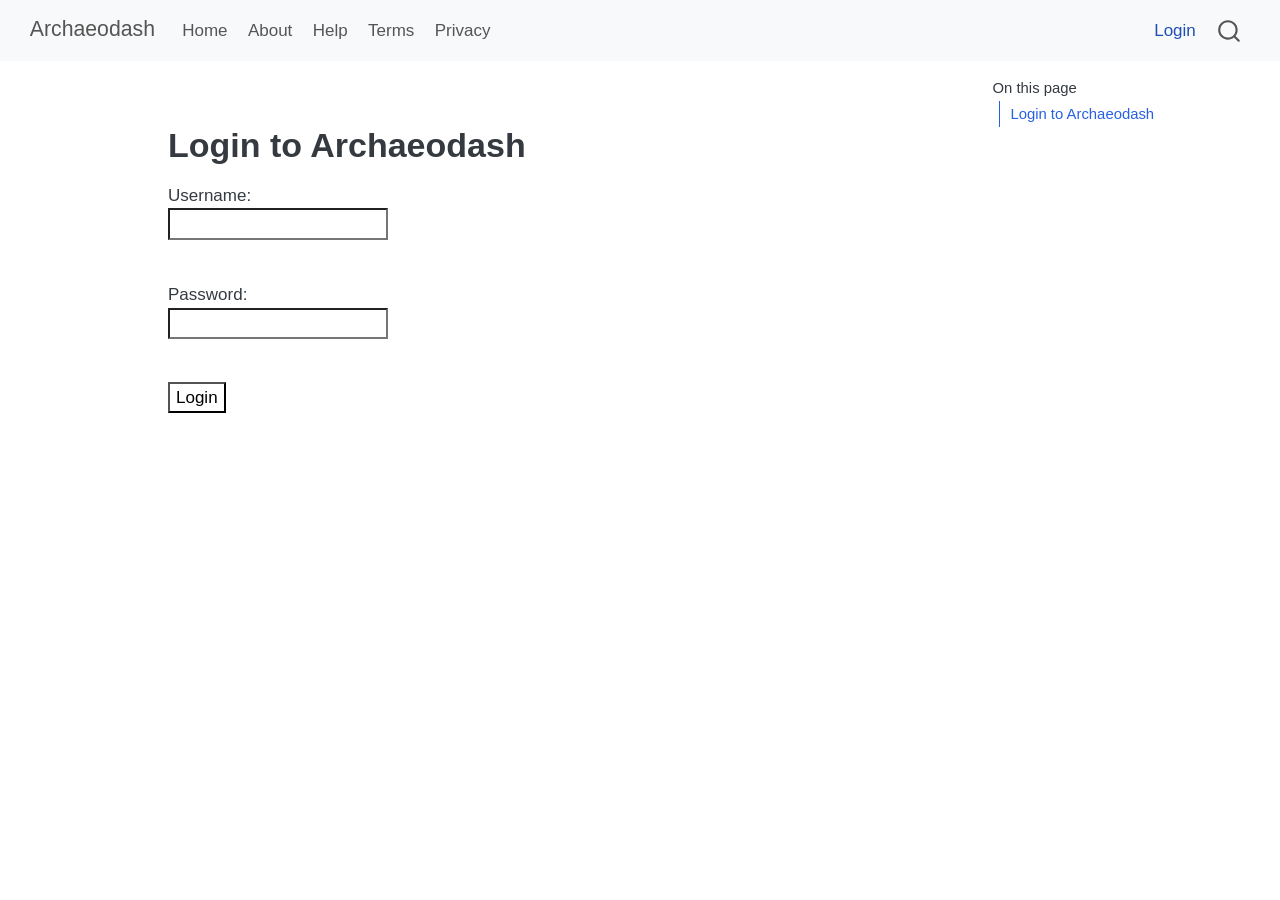
<file: www/login.html>
<!DOCTYPE html>
<html xmlns="http://www.w3.org/1999/xhtml" lang="en" xml:lang="en"><head>

<meta charset="utf-8">
<meta name="generator" content="quarto-1.6.42">

<meta name="viewport" content="width=device-width, initial-scale=1.0, user-scalable=yes">


<title>login – Archaeodash</title>
<style>
code{white-space: pre-wrap;}
span.smallcaps{font-variant: small-caps;}
div.columns{display: flex; gap: min(4vw, 1.5em);}
div.column{flex: auto; overflow-x: auto;}
div.hanging-indent{margin-left: 1.5em; text-indent: -1.5em;}
ul.task-list{list-style: none;}
ul.task-list li input[type="checkbox"] {
  width: 0.8em;
  margin: 0 0.8em 0.2em -1em; /* quarto-specific, see https://github.com/quarto-dev/quarto-cli/issues/4556 */ 
  vertical-align: middle;
}
</style>


<script src="site_libs/quarto-nav/quarto-nav.js"></script>
<script src="site_libs/quarto-nav/headroom.min.js"></script>
<script src="site_libs/clipboard/clipboard.min.js"></script>
<script src="site_libs/quarto-search/autocomplete.umd.js"></script>
<script src="site_libs/quarto-search/fuse.min.js"></script>
<script src="site_libs/quarto-search/quarto-search.js"></script>
<meta name="quarto:offset" content="./">
<script src="site_libs/quarto-html/quarto.js"></script>
<script src="site_libs/quarto-html/popper.min.js"></script>
<script src="site_libs/quarto-html/tippy.umd.min.js"></script>
<script src="site_libs/quarto-html/anchor.min.js"></script>
<link href="site_libs/quarto-html/tippy.css" rel="stylesheet">
<link href="site_libs/quarto-html/quarto-syntax-highlighting-2f5df379a58b258e96c21c0638c20c03.css" rel="stylesheet" id="quarto-text-highlighting-styles">
<script src="site_libs/bootstrap/bootstrap.min.js"></script>
<link href="site_libs/bootstrap/bootstrap-icons.css" rel="stylesheet">
<link href="site_libs/bootstrap/bootstrap-ddd961a2510921635943dfbbd19534c4.min.css" rel="stylesheet" append-hash="true" id="quarto-bootstrap" data-mode="light">
<script id="quarto-search-options" type="application/json">{
  "location": "navbar",
  "copy-button": false,
  "collapse-after": 3,
  "panel-placement": "end",
  "type": "overlay",
  "limit": 50,
  "keyboard-shortcut": [
    "f",
    "/",
    "s"
  ],
  "show-item-context": false,
  "language": {
    "search-no-results-text": "No results",
    "search-matching-documents-text": "matching documents",
    "search-copy-link-title": "Copy link to search",
    "search-hide-matches-text": "Hide additional matches",
    "search-more-match-text": "more match in this document",
    "search-more-matches-text": "more matches in this document",
    "search-clear-button-title": "Clear",
    "search-text-placeholder": "",
    "search-detached-cancel-button-title": "Cancel",
    "search-submit-button-title": "Submit",
    "search-label": "Search"
  }
}</script>


<link rel="stylesheet" href="styles.css">
</head>

<body class="nav-fixed">

<div id="quarto-search-results"></div>
  <header id="quarto-header" class="headroom fixed-top">
    <nav class="navbar navbar-expand-lg " data-bs-theme="dark">
      <div class="navbar-container container-fluid">
      <div class="navbar-brand-container mx-auto">
    <a class="navbar-brand" href="./index.html">
    <span class="navbar-title">Archaeodash</span>
    </a>
  </div>
            <div id="quarto-search" class="" title="Search"></div>
          <button class="navbar-toggler" type="button" data-bs-toggle="collapse" data-bs-target="#navbarCollapse" aria-controls="navbarCollapse" role="menu" aria-expanded="false" aria-label="Toggle navigation" onclick="if (window.quartoToggleHeadroom) { window.quartoToggleHeadroom(); }">
  <span class="navbar-toggler-icon"></span>
</button>
          <div class="collapse navbar-collapse" id="navbarCollapse">
            <ul class="navbar-nav navbar-nav-scroll me-auto">
  <li class="nav-item">
    <a class="nav-link" href="./index.html"> 
<span class="menu-text">Home</span></a>
  </li>  
  <li class="nav-item">
    <a class="nav-link" href="./about.html"> 
<span class="menu-text">About</span></a>
  </li>  
  <li class="nav-item">
    <a class="nav-link" href="./help.html"> 
<span class="menu-text">Help</span></a>
  </li>  
  <li class="nav-item">
    <a class="nav-link" href="./terms.html"> 
<span class="menu-text">Terms</span></a>
  </li>  
  <li class="nav-item">
    <a class="nav-link" href="./privacy.html"> 
<span class="menu-text">Privacy</span></a>
  </li>  
</ul>
            <ul class="navbar-nav navbar-nav-scroll ms-auto">
  <li class="nav-item">
    <a class="nav-link active" href="./login.html" aria-current="page"> 
<span class="menu-text">Login</span></a>
  </li>  
</ul>
          </div> <!-- /navcollapse -->
            <div class="quarto-navbar-tools">
</div>
      </div> <!-- /container-fluid -->
    </nav>
</header>
<!-- content -->
<div id="quarto-content" class="quarto-container page-columns page-rows-contents page-layout-article page-navbar">
<!-- sidebar -->
<!-- margin-sidebar -->
    <div id="quarto-margin-sidebar" class="sidebar margin-sidebar">
        <nav id="TOC" role="doc-toc" class="toc-active">
    <h2 id="toc-title">On this page</h2>
   
  <ul>
  <li><a href="#login-to-archaeodash" id="toc-login-to-archaeodash" class="nav-link active" data-scroll-target="#login-to-archaeodash">Login to Archaeodash</a></li>
  </ul>
</nav>
    </div>
<!-- main -->
<main class="content" id="quarto-document-content"><header id="title-block-header" class="quarto-title-block"></header>




<section id="login-to-archaeodash" class="level1">
<h1>Login to Archaeodash</h1>
<div id="login-box">
<p><label for="username">Username:</label><br> <input type="text" id="username"><br><br></p>
<p><label for="password">Password:</label><br> <input type="password" id="password"><br><br></p>
<button onclick="login()">
Login
</button>
<p id="status">
</p>
</div>


</section>

</main> <!-- /main -->
<script id="quarto-html-after-body" type="application/javascript">
window.document.addEventListener("DOMContentLoaded", function (event) {
  const toggleBodyColorMode = (bsSheetEl) => {
    const mode = bsSheetEl.getAttribute("data-mode");
    const bodyEl = window.document.querySelector("body");
    if (mode === "dark") {
      bodyEl.classList.add("quarto-dark");
      bodyEl.classList.remove("quarto-light");
    } else {
      bodyEl.classList.add("quarto-light");
      bodyEl.classList.remove("quarto-dark");
    }
  }
  const toggleBodyColorPrimary = () => {
    const bsSheetEl = window.document.querySelector("link#quarto-bootstrap");
    if (bsSheetEl) {
      toggleBodyColorMode(bsSheetEl);
    }
  }
  toggleBodyColorPrimary();  
  const icon = "";
  const anchorJS = new window.AnchorJS();
  anchorJS.options = {
    placement: 'right',
    icon: icon
  };
  anchorJS.add('.anchored');
  const isCodeAnnotation = (el) => {
    for (const clz of el.classList) {
      if (clz.startsWith('code-annotation-')) {                     
        return true;
      }
    }
    return false;
  }
  const onCopySuccess = function(e) {
    // button target
    const button = e.trigger;
    // don't keep focus
    button.blur();
    // flash "checked"
    button.classList.add('code-copy-button-checked');
    var currentTitle = button.getAttribute("title");
    button.setAttribute("title", "Copied!");
    let tooltip;
    if (window.bootstrap) {
      button.setAttribute("data-bs-toggle", "tooltip");
      button.setAttribute("data-bs-placement", "left");
      button.setAttribute("data-bs-title", "Copied!");
      tooltip = new bootstrap.Tooltip(button, 
        { trigger: "manual", 
          customClass: "code-copy-button-tooltip",
          offset: [0, -8]});
      tooltip.show();    
    }
    setTimeout(function() {
      if (tooltip) {
        tooltip.hide();
        button.removeAttribute("data-bs-title");
        button.removeAttribute("data-bs-toggle");
        button.removeAttribute("data-bs-placement");
      }
      button.setAttribute("title", currentTitle);
      button.classList.remove('code-copy-button-checked');
    }, 1000);
    // clear code selection
    e.clearSelection();
  }
  const getTextToCopy = function(trigger) {
      const codeEl = trigger.previousElementSibling.cloneNode(true);
      for (const childEl of codeEl.children) {
        if (isCodeAnnotation(childEl)) {
          childEl.remove();
        }
      }
      return codeEl.innerText;
  }
  const clipboard = new window.ClipboardJS('.code-copy-button:not([data-in-quarto-modal])', {
    text: getTextToCopy
  });
  clipboard.on('success', onCopySuccess);
  if (window.document.getElementById('quarto-embedded-source-code-modal')) {
    const clipboardModal = new window.ClipboardJS('.code-copy-button[data-in-quarto-modal]', {
      text: getTextToCopy,
      container: window.document.getElementById('quarto-embedded-source-code-modal')
    });
    clipboardModal.on('success', onCopySuccess);
  }
    var localhostRegex = new RegExp(/^(?:http|https):\/\/localhost\:?[0-9]*\//);
    var mailtoRegex = new RegExp(/^mailto:/);
      var filterRegex = new RegExp("\/app\/Archaeodash");
    var isInternal = (href) => {
        return filterRegex.test(href) || localhostRegex.test(href) || mailtoRegex.test(href);
    }
    // Inspect non-navigation links and adorn them if external
 	var links = window.document.querySelectorAll('a[href]:not(.nav-link):not(.navbar-brand):not(.toc-action):not(.sidebar-link):not(.sidebar-item-toggle):not(.pagination-link):not(.no-external):not([aria-hidden]):not(.dropdown-item):not(.quarto-navigation-tool):not(.about-link)');
    for (var i=0; i<links.length; i++) {
      const link = links[i];
      if (!isInternal(link.href)) {
        // undo the damage that might have been done by quarto-nav.js in the case of
        // links that we want to consider external
        if (link.dataset.originalHref !== undefined) {
          link.href = link.dataset.originalHref;
        }
      }
    }
  function tippyHover(el, contentFn, onTriggerFn, onUntriggerFn) {
    const config = {
      allowHTML: true,
      maxWidth: 500,
      delay: 100,
      arrow: false,
      appendTo: function(el) {
          return el.parentElement;
      },
      interactive: true,
      interactiveBorder: 10,
      theme: 'quarto',
      placement: 'bottom-start',
    };
    if (contentFn) {
      config.content = contentFn;
    }
    if (onTriggerFn) {
      config.onTrigger = onTriggerFn;
    }
    if (onUntriggerFn) {
      config.onUntrigger = onUntriggerFn;
    }
    window.tippy(el, config); 
  }
  const noterefs = window.document.querySelectorAll('a[role="doc-noteref"]');
  for (var i=0; i<noterefs.length; i++) {
    const ref = noterefs[i];
    tippyHover(ref, function() {
      // use id or data attribute instead here
      let href = ref.getAttribute('data-footnote-href') || ref.getAttribute('href');
      try { href = new URL(href).hash; } catch {}
      const id = href.replace(/^#\/?/, "");
      const note = window.document.getElementById(id);
      if (note) {
        return note.innerHTML;
      } else {
        return "";
      }
    });
  }
  const xrefs = window.document.querySelectorAll('a.quarto-xref');
  const processXRef = (id, note) => {
    // Strip column container classes
    const stripColumnClz = (el) => {
      el.classList.remove("page-full", "page-columns");
      if (el.children) {
        for (const child of el.children) {
          stripColumnClz(child);
        }
      }
    }
    stripColumnClz(note)
    if (id === null || id.startsWith('sec-')) {
      // Special case sections, only their first couple elements
      const container = document.createElement("div");
      if (note.children && note.children.length > 2) {
        container.appendChild(note.children[0].cloneNode(true));
        for (let i = 1; i < note.children.length; i++) {
          const child = note.children[i];
          if (child.tagName === "P" && child.innerText === "") {
            continue;
          } else {
            container.appendChild(child.cloneNode(true));
            break;
          }
        }
        if (window.Quarto?.typesetMath) {
          window.Quarto.typesetMath(container);
        }
        return container.innerHTML
      } else {
        if (window.Quarto?.typesetMath) {
          window.Quarto.typesetMath(note);
        }
        return note.innerHTML;
      }
    } else {
      // Remove any anchor links if they are present
      const anchorLink = note.querySelector('a.anchorjs-link');
      if (anchorLink) {
        anchorLink.remove();
      }
      if (window.Quarto?.typesetMath) {
        window.Quarto.typesetMath(note);
      }
      if (note.classList.contains("callout")) {
        return note.outerHTML;
      } else {
        return note.innerHTML;
      }
    }
  }
  for (var i=0; i<xrefs.length; i++) {
    const xref = xrefs[i];
    tippyHover(xref, undefined, function(instance) {
      instance.disable();
      let url = xref.getAttribute('href');
      let hash = undefined; 
      if (url.startsWith('#')) {
        hash = url;
      } else {
        try { hash = new URL(url).hash; } catch {}
      }
      if (hash) {
        const id = hash.replace(/^#\/?/, "");
        const note = window.document.getElementById(id);
        if (note !== null) {
          try {
            const html = processXRef(id, note.cloneNode(true));
            instance.setContent(html);
          } finally {
            instance.enable();
            instance.show();
          }
        } else {
          // See if we can fetch this
          fetch(url.split('#')[0])
          .then(res => res.text())
          .then(html => {
            const parser = new DOMParser();
            const htmlDoc = parser.parseFromString(html, "text/html");
            const note = htmlDoc.getElementById(id);
            if (note !== null) {
              const html = processXRef(id, note);
              instance.setContent(html);
            } 
          }).finally(() => {
            instance.enable();
            instance.show();
          });
        }
      } else {
        // See if we can fetch a full url (with no hash to target)
        // This is a special case and we should probably do some content thinning / targeting
        fetch(url)
        .then(res => res.text())
        .then(html => {
          const parser = new DOMParser();
          const htmlDoc = parser.parseFromString(html, "text/html");
          const note = htmlDoc.querySelector('main.content');
          if (note !== null) {
            // This should only happen for chapter cross references
            // (since there is no id in the URL)
            // remove the first header
            if (note.children.length > 0 && note.children[0].tagName === "HEADER") {
              note.children[0].remove();
            }
            const html = processXRef(null, note);
            instance.setContent(html);
          } 
        }).finally(() => {
          instance.enable();
          instance.show();
        });
      }
    }, function(instance) {
    });
  }
      let selectedAnnoteEl;
      const selectorForAnnotation = ( cell, annotation) => {
        let cellAttr = 'data-code-cell="' + cell + '"';
        let lineAttr = 'data-code-annotation="' +  annotation + '"';
        const selector = 'span[' + cellAttr + '][' + lineAttr + ']';
        return selector;
      }
      const selectCodeLines = (annoteEl) => {
        const doc = window.document;
        const targetCell = annoteEl.getAttribute("data-target-cell");
        const targetAnnotation = annoteEl.getAttribute("data-target-annotation");
        const annoteSpan = window.document.querySelector(selectorForAnnotation(targetCell, targetAnnotation));
        const lines = annoteSpan.getAttribute("data-code-lines").split(",");
        const lineIds = lines.map((line) => {
          return targetCell + "-" + line;
        })
        let top = null;
        let height = null;
        let parent = null;
        if (lineIds.length > 0) {
            //compute the position of the single el (top and bottom and make a div)
            const el = window.document.getElementById(lineIds[0]);
            top = el.offsetTop;
            height = el.offsetHeight;
            parent = el.parentElement.parentElement;
          if (lineIds.length > 1) {
            const lastEl = window.document.getElementById(lineIds[lineIds.length - 1]);
            const bottom = lastEl.offsetTop + lastEl.offsetHeight;
            height = bottom - top;
          }
          if (top !== null && height !== null && parent !== null) {
            // cook up a div (if necessary) and position it 
            let div = window.document.getElementById("code-annotation-line-highlight");
            if (div === null) {
              div = window.document.createElement("div");
              div.setAttribute("id", "code-annotation-line-highlight");
              div.style.position = 'absolute';
              parent.appendChild(div);
            }
            div.style.top = top - 2 + "px";
            div.style.height = height + 4 + "px";
            div.style.left = 0;
            let gutterDiv = window.document.getElementById("code-annotation-line-highlight-gutter");
            if (gutterDiv === null) {
              gutterDiv = window.document.createElement("div");
              gutterDiv.setAttribute("id", "code-annotation-line-highlight-gutter");
              gutterDiv.style.position = 'absolute';
              const codeCell = window.document.getElementById(targetCell);
              const gutter = codeCell.querySelector('.code-annotation-gutter');
              gutter.appendChild(gutterDiv);
            }
            gutterDiv.style.top = top - 2 + "px";
            gutterDiv.style.height = height + 4 + "px";
          }
          selectedAnnoteEl = annoteEl;
        }
      };
      const unselectCodeLines = () => {
        const elementsIds = ["code-annotation-line-highlight", "code-annotation-line-highlight-gutter"];
        elementsIds.forEach((elId) => {
          const div = window.document.getElementById(elId);
          if (div) {
            div.remove();
          }
        });
        selectedAnnoteEl = undefined;
      };
        // Handle positioning of the toggle
    window.addEventListener(
      "resize",
      throttle(() => {
        elRect = undefined;
        if (selectedAnnoteEl) {
          selectCodeLines(selectedAnnoteEl);
        }
      }, 10)
    );
    function throttle(fn, ms) {
    let throttle = false;
    let timer;
      return (...args) => {
        if(!throttle) { // first call gets through
            fn.apply(this, args);
            throttle = true;
        } else { // all the others get throttled
            if(timer) clearTimeout(timer); // cancel #2
            timer = setTimeout(() => {
              fn.apply(this, args);
              timer = throttle = false;
            }, ms);
        }
      };
    }
      // Attach click handler to the DT
      const annoteDls = window.document.querySelectorAll('dt[data-target-cell]');
      for (const annoteDlNode of annoteDls) {
        annoteDlNode.addEventListener('click', (event) => {
          const clickedEl = event.target;
          if (clickedEl !== selectedAnnoteEl) {
            unselectCodeLines();
            const activeEl = window.document.querySelector('dt[data-target-cell].code-annotation-active');
            if (activeEl) {
              activeEl.classList.remove('code-annotation-active');
            }
            selectCodeLines(clickedEl);
            clickedEl.classList.add('code-annotation-active');
          } else {
            // Unselect the line
            unselectCodeLines();
            clickedEl.classList.remove('code-annotation-active');
          }
        });
      }
  const findCites = (el) => {
    const parentEl = el.parentElement;
    if (parentEl) {
      const cites = parentEl.dataset.cites;
      if (cites) {
        return {
          el,
          cites: cites.split(' ')
        };
      } else {
        return findCites(el.parentElement)
      }
    } else {
      return undefined;
    }
  };
  var bibliorefs = window.document.querySelectorAll('a[role="doc-biblioref"]');
  for (var i=0; i<bibliorefs.length; i++) {
    const ref = bibliorefs[i];
    const citeInfo = findCites(ref);
    if (citeInfo) {
      tippyHover(citeInfo.el, function() {
        var popup = window.document.createElement('div');
        citeInfo.cites.forEach(function(cite) {
          var citeDiv = window.document.createElement('div');
          citeDiv.classList.add('hanging-indent');
          citeDiv.classList.add('csl-entry');
          var biblioDiv = window.document.getElementById('ref-' + cite);
          if (biblioDiv) {
            citeDiv.innerHTML = biblioDiv.innerHTML;
          }
          popup.appendChild(citeDiv);
        });
        return popup.innerHTML;
      });
    }
  }
});
</script>
</div> <!-- /content -->
<script>
const API_BASE = "http://localhost:8000/archaeodash-api";

async function login() {
  const username = document.getElementById("username").value;
  const password = document.getElementById("password").value;

  const res = await fetch(`${API_BASE}/login`, {
    method: "POST",
    headers: {
      "Content-Type": "application/json"
    },
    body: JSON.stringify({ username, password })
  });

  const data = await res.json();
  const status = document.getElementById("status");

  if (res.ok) {
    status.textContent = "✅ Login successful!";
    localStorage.setItem("auth_token", data.token);
    // Optional redirect after login:
    // window.location.href = "/index.html";
  } else {
    status.textContent = "❌ " + (data.message || "Login failed");
  }
}
</script>




</body></html>
</file>
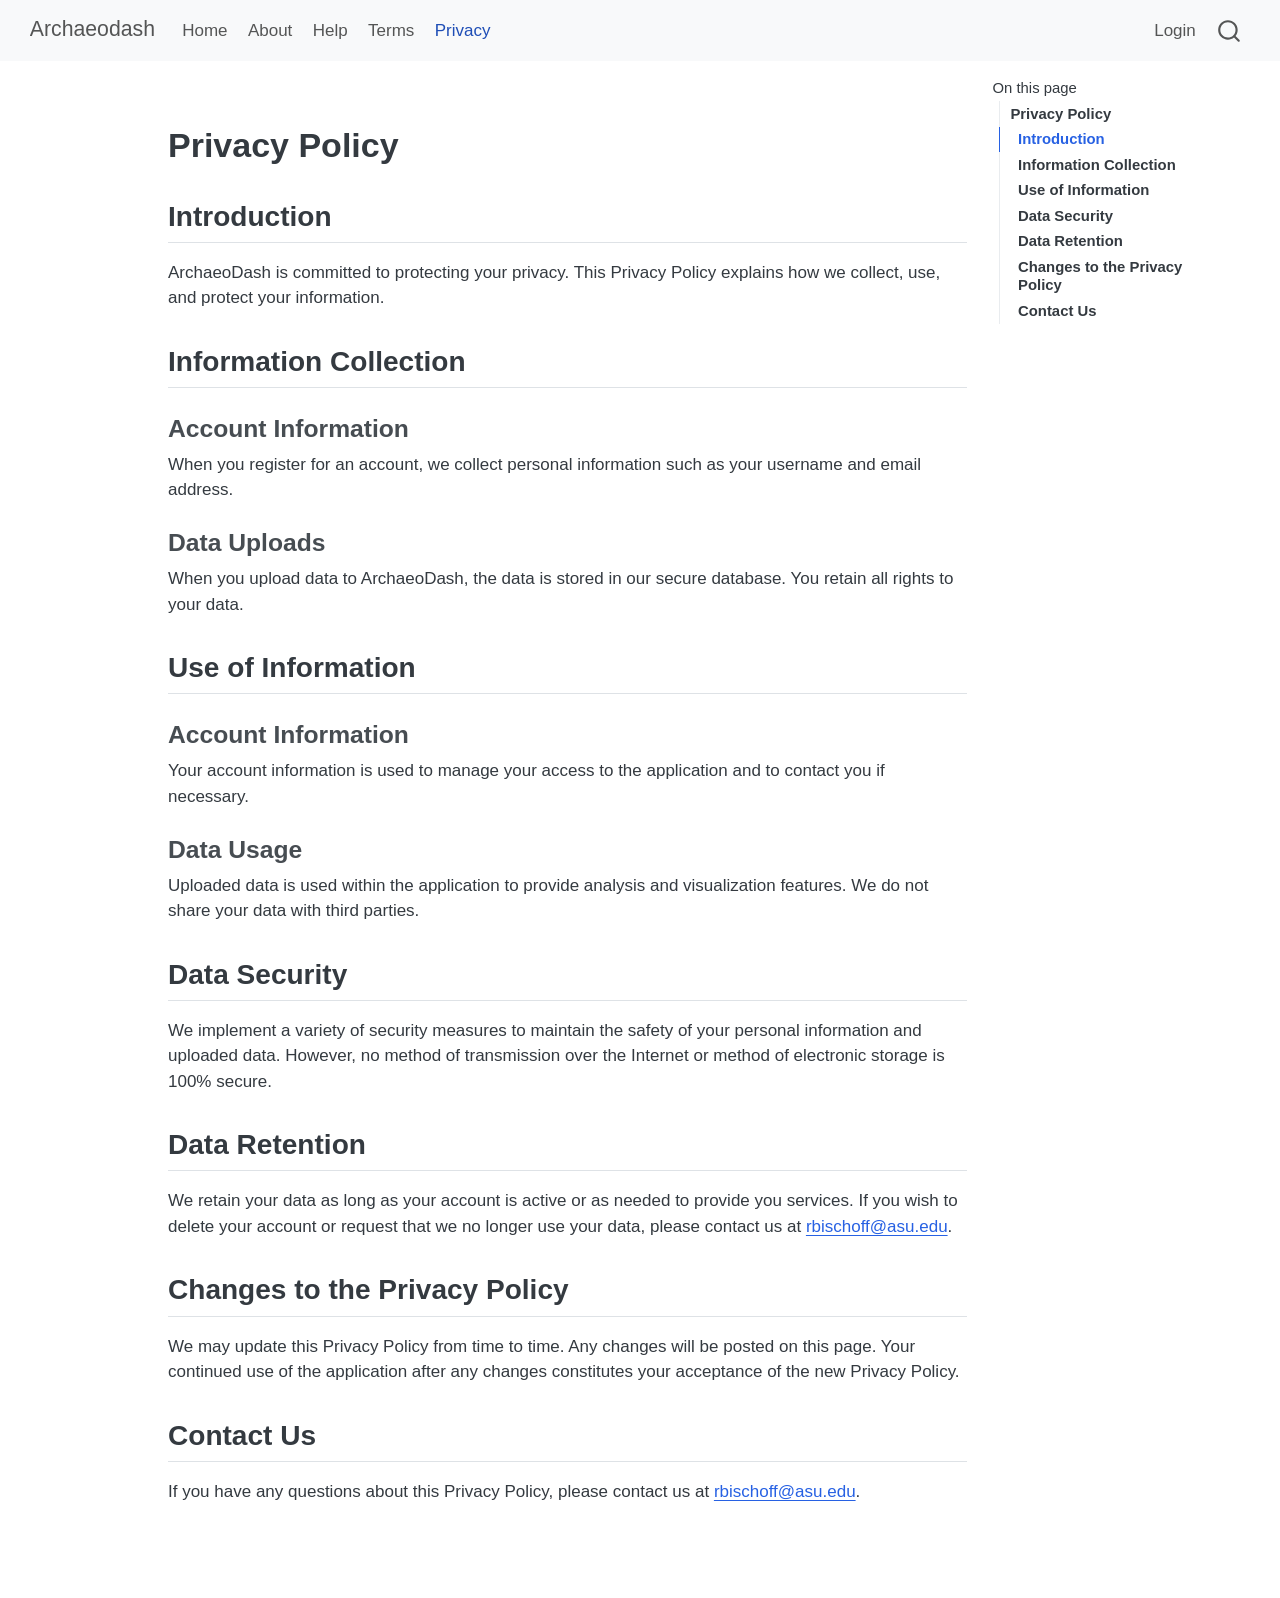
<file: www/privacy.html>
<!DOCTYPE html>
<html xmlns="http://www.w3.org/1999/xhtml" lang="en" xml:lang="en"><head>

<meta charset="utf-8">
<meta name="generator" content="quarto-1.6.42">

<meta name="viewport" content="width=device-width, initial-scale=1.0, user-scalable=yes">


<title>privacy – Archaeodash</title>
<style>
code{white-space: pre-wrap;}
span.smallcaps{font-variant: small-caps;}
div.columns{display: flex; gap: min(4vw, 1.5em);}
div.column{flex: auto; overflow-x: auto;}
div.hanging-indent{margin-left: 1.5em; text-indent: -1.5em;}
ul.task-list{list-style: none;}
ul.task-list li input[type="checkbox"] {
  width: 0.8em;
  margin: 0 0.8em 0.2em -1em; /* quarto-specific, see https://github.com/quarto-dev/quarto-cli/issues/4556 */ 
  vertical-align: middle;
}
</style>


<script src="site_libs/quarto-nav/quarto-nav.js"></script>
<script src="site_libs/quarto-nav/headroom.min.js"></script>
<script src="site_libs/clipboard/clipboard.min.js"></script>
<script src="site_libs/quarto-search/autocomplete.umd.js"></script>
<script src="site_libs/quarto-search/fuse.min.js"></script>
<script src="site_libs/quarto-search/quarto-search.js"></script>
<meta name="quarto:offset" content="./">
<script src="site_libs/quarto-html/quarto.js"></script>
<script src="site_libs/quarto-html/popper.min.js"></script>
<script src="site_libs/quarto-html/tippy.umd.min.js"></script>
<script src="site_libs/quarto-html/anchor.min.js"></script>
<link href="site_libs/quarto-html/tippy.css" rel="stylesheet">
<link href="site_libs/quarto-html/quarto-syntax-highlighting-2f5df379a58b258e96c21c0638c20c03.css" rel="stylesheet" id="quarto-text-highlighting-styles">
<script src="site_libs/bootstrap/bootstrap.min.js"></script>
<link href="site_libs/bootstrap/bootstrap-icons.css" rel="stylesheet">
<link href="site_libs/bootstrap/bootstrap-ddd961a2510921635943dfbbd19534c4.min.css" rel="stylesheet" append-hash="true" id="quarto-bootstrap" data-mode="light">
<script id="quarto-search-options" type="application/json">{
  "location": "navbar",
  "copy-button": false,
  "collapse-after": 3,
  "panel-placement": "end",
  "type": "overlay",
  "limit": 50,
  "keyboard-shortcut": [
    "f",
    "/",
    "s"
  ],
  "show-item-context": false,
  "language": {
    "search-no-results-text": "No results",
    "search-matching-documents-text": "matching documents",
    "search-copy-link-title": "Copy link to search",
    "search-hide-matches-text": "Hide additional matches",
    "search-more-match-text": "more match in this document",
    "search-more-matches-text": "more matches in this document",
    "search-clear-button-title": "Clear",
    "search-text-placeholder": "",
    "search-detached-cancel-button-title": "Cancel",
    "search-submit-button-title": "Submit",
    "search-label": "Search"
  }
}</script>


<link rel="stylesheet" href="styles.css">
</head>

<body class="nav-fixed">

<div id="quarto-search-results"></div>
  <header id="quarto-header" class="headroom fixed-top">
    <nav class="navbar navbar-expand-lg " data-bs-theme="dark">
      <div class="navbar-container container-fluid">
      <div class="navbar-brand-container mx-auto">
    <a class="navbar-brand" href="./index.html">
    <span class="navbar-title">Archaeodash</span>
    </a>
  </div>
            <div id="quarto-search" class="" title="Search"></div>
          <button class="navbar-toggler" type="button" data-bs-toggle="collapse" data-bs-target="#navbarCollapse" aria-controls="navbarCollapse" role="menu" aria-expanded="false" aria-label="Toggle navigation" onclick="if (window.quartoToggleHeadroom) { window.quartoToggleHeadroom(); }">
  <span class="navbar-toggler-icon"></span>
</button>
          <div class="collapse navbar-collapse" id="navbarCollapse">
            <ul class="navbar-nav navbar-nav-scroll me-auto">
  <li class="nav-item">
    <a class="nav-link" href="./index.html"> 
<span class="menu-text">Home</span></a>
  </li>  
  <li class="nav-item">
    <a class="nav-link" href="./about.html"> 
<span class="menu-text">About</span></a>
  </li>  
  <li class="nav-item">
    <a class="nav-link" href="./help.html"> 
<span class="menu-text">Help</span></a>
  </li>  
  <li class="nav-item">
    <a class="nav-link" href="./terms.html"> 
<span class="menu-text">Terms</span></a>
  </li>  
  <li class="nav-item">
    <a class="nav-link active" href="./privacy.html" aria-current="page"> 
<span class="menu-text">Privacy</span></a>
  </li>  
</ul>
            <ul class="navbar-nav navbar-nav-scroll ms-auto">
  <li class="nav-item">
    <a class="nav-link" href="./login.html"> 
<span class="menu-text">Login</span></a>
  </li>  
</ul>
          </div> <!-- /navcollapse -->
            <div class="quarto-navbar-tools">
</div>
      </div> <!-- /container-fluid -->
    </nav>
</header>
<!-- content -->
<div id="quarto-content" class="quarto-container page-columns page-rows-contents page-layout-article page-navbar">
<!-- sidebar -->
<!-- margin-sidebar -->
    <div id="quarto-margin-sidebar" class="sidebar margin-sidebar">
        <nav id="TOC" role="doc-toc" class="toc-active">
    <h2 id="toc-title">On this page</h2>
   
  <ul>
  <li><a href="#privacy-policy" id="toc-privacy-policy" class="nav-link active" data-scroll-target="#privacy-policy"><strong>Privacy Policy</strong></a>
  <ul class="collapse">
  <li><a href="#introduction" id="toc-introduction" class="nav-link" data-scroll-target="#introduction"><strong>Introduction</strong></a></li>
  <li><a href="#information-collection" id="toc-information-collection" class="nav-link" data-scroll-target="#information-collection"><strong>Information Collection</strong></a>
  <ul class="collapse">
  <li><a href="#account-information" id="toc-account-information" class="nav-link" data-scroll-target="#account-information"><strong>Account Information</strong></a></li>
  <li><a href="#data-uploads" id="toc-data-uploads" class="nav-link" data-scroll-target="#data-uploads"><strong>Data Uploads</strong></a></li>
  </ul></li>
  <li><a href="#use-of-information" id="toc-use-of-information" class="nav-link" data-scroll-target="#use-of-information"><strong>Use of Information</strong></a>
  <ul class="collapse">
  <li><a href="#account-information-1" id="toc-account-information-1" class="nav-link" data-scroll-target="#account-information-1"><strong>Account Information</strong></a></li>
  <li><a href="#data-usage" id="toc-data-usage" class="nav-link" data-scroll-target="#data-usage"><strong>Data Usage</strong></a></li>
  </ul></li>
  <li><a href="#data-security" id="toc-data-security" class="nav-link" data-scroll-target="#data-security"><strong>Data Security</strong></a></li>
  <li><a href="#data-retention" id="toc-data-retention" class="nav-link" data-scroll-target="#data-retention"><strong>Data Retention</strong></a></li>
  <li><a href="#changes-to-the-privacy-policy" id="toc-changes-to-the-privacy-policy" class="nav-link" data-scroll-target="#changes-to-the-privacy-policy"><strong>Changes to the Privacy Policy</strong></a></li>
  <li><a href="#contact-us" id="toc-contact-us" class="nav-link" data-scroll-target="#contact-us"><strong>Contact Us</strong></a></li>
  </ul></li>
  </ul>
</nav>
    </div>
<!-- main -->
<main class="content" id="quarto-document-content"><header id="title-block-header" class="quarto-title-block"></header>




<section id="privacy-policy" class="level1">
<h1><strong>Privacy Policy</strong></h1>
<section id="introduction" class="level2">
<h2 class="anchored" data-anchor-id="introduction"><strong>Introduction</strong></h2>
<p>ArchaeoDash is committed to protecting your privacy. This Privacy Policy explains how we collect, use, and protect your information.</p>
</section>
<section id="information-collection" class="level2">
<h2 class="anchored" data-anchor-id="information-collection"><strong>Information Collection</strong></h2>
<section id="account-information" class="level3">
<h3 class="anchored" data-anchor-id="account-information"><strong>Account Information</strong></h3>
<p>When you register for an account, we collect personal information such as your username and email address.</p>
</section>
<section id="data-uploads" class="level3">
<h3 class="anchored" data-anchor-id="data-uploads"><strong>Data Uploads</strong></h3>
<p>When you upload data to ArchaeoDash, the data is stored in our secure database. You retain all rights to your data.</p>
</section>
</section>
<section id="use-of-information" class="level2">
<h2 class="anchored" data-anchor-id="use-of-information"><strong>Use of Information</strong></h2>
<section id="account-information-1" class="level3">
<h3 class="anchored" data-anchor-id="account-information-1"><strong>Account Information</strong></h3>
<p>Your account information is used to manage your access to the application and to contact you if necessary.</p>
</section>
<section id="data-usage" class="level3">
<h3 class="anchored" data-anchor-id="data-usage"><strong>Data Usage</strong></h3>
<p>Uploaded data is used within the application to provide analysis and visualization features. We do not share your data with third parties.</p>
</section>
</section>
<section id="data-security" class="level2">
<h2 class="anchored" data-anchor-id="data-security"><strong>Data Security</strong></h2>
<p>We implement a variety of security measures to maintain the safety of your personal information and uploaded data. However, no method of transmission over the Internet or method of electronic storage is 100% secure.</p>
</section>
<section id="data-retention" class="level2">
<h2 class="anchored" data-anchor-id="data-retention"><strong>Data Retention</strong></h2>
<p>We retain your data as long as your account is active or as needed to provide you services. If you wish to delete your account or request that we no longer use your data, please contact us at <a href="mailto:rbischoff@asu.edu">rbischoff@asu.edu</a>.</p>
</section>
<section id="changes-to-the-privacy-policy" class="level2">
<h2 class="anchored" data-anchor-id="changes-to-the-privacy-policy"><strong>Changes to the Privacy Policy</strong></h2>
<p>We may update this Privacy Policy from time to time. Any changes will be posted on this page. Your continued use of the application after any changes constitutes your acceptance of the new Privacy Policy.</p>
</section>
<section id="contact-us" class="level2">
<h2 class="anchored" data-anchor-id="contact-us"><strong>Contact Us</strong></h2>
<p>If you have any questions about this Privacy Policy, please contact us at <a href="mailto:rbischoff@asu.edu">rbischoff@asu.edu</a>.</p>


</section>
</section>

</main> <!-- /main -->
<script id="quarto-html-after-body" type="application/javascript">
window.document.addEventListener("DOMContentLoaded", function (event) {
  const toggleBodyColorMode = (bsSheetEl) => {
    const mode = bsSheetEl.getAttribute("data-mode");
    const bodyEl = window.document.querySelector("body");
    if (mode === "dark") {
      bodyEl.classList.add("quarto-dark");
      bodyEl.classList.remove("quarto-light");
    } else {
      bodyEl.classList.add("quarto-light");
      bodyEl.classList.remove("quarto-dark");
    }
  }
  const toggleBodyColorPrimary = () => {
    const bsSheetEl = window.document.querySelector("link#quarto-bootstrap");
    if (bsSheetEl) {
      toggleBodyColorMode(bsSheetEl);
    }
  }
  toggleBodyColorPrimary();  
  const icon = "";
  const anchorJS = new window.AnchorJS();
  anchorJS.options = {
    placement: 'right',
    icon: icon
  };
  anchorJS.add('.anchored');
  const isCodeAnnotation = (el) => {
    for (const clz of el.classList) {
      if (clz.startsWith('code-annotation-')) {                     
        return true;
      }
    }
    return false;
  }
  const onCopySuccess = function(e) {
    // button target
    const button = e.trigger;
    // don't keep focus
    button.blur();
    // flash "checked"
    button.classList.add('code-copy-button-checked');
    var currentTitle = button.getAttribute("title");
    button.setAttribute("title", "Copied!");
    let tooltip;
    if (window.bootstrap) {
      button.setAttribute("data-bs-toggle", "tooltip");
      button.setAttribute("data-bs-placement", "left");
      button.setAttribute("data-bs-title", "Copied!");
      tooltip = new bootstrap.Tooltip(button, 
        { trigger: "manual", 
          customClass: "code-copy-button-tooltip",
          offset: [0, -8]});
      tooltip.show();    
    }
    setTimeout(function() {
      if (tooltip) {
        tooltip.hide();
        button.removeAttribute("data-bs-title");
        button.removeAttribute("data-bs-toggle");
        button.removeAttribute("data-bs-placement");
      }
      button.setAttribute("title", currentTitle);
      button.classList.remove('code-copy-button-checked');
    }, 1000);
    // clear code selection
    e.clearSelection();
  }
  const getTextToCopy = function(trigger) {
      const codeEl = trigger.previousElementSibling.cloneNode(true);
      for (const childEl of codeEl.children) {
        if (isCodeAnnotation(childEl)) {
          childEl.remove();
        }
      }
      return codeEl.innerText;
  }
  const clipboard = new window.ClipboardJS('.code-copy-button:not([data-in-quarto-modal])', {
    text: getTextToCopy
  });
  clipboard.on('success', onCopySuccess);
  if (window.document.getElementById('quarto-embedded-source-code-modal')) {
    const clipboardModal = new window.ClipboardJS('.code-copy-button[data-in-quarto-modal]', {
      text: getTextToCopy,
      container: window.document.getElementById('quarto-embedded-source-code-modal')
    });
    clipboardModal.on('success', onCopySuccess);
  }
    var localhostRegex = new RegExp(/^(?:http|https):\/\/localhost\:?[0-9]*\//);
    var mailtoRegex = new RegExp(/^mailto:/);
      var filterRegex = new RegExp("\/app\/Archaeodash");
    var isInternal = (href) => {
        return filterRegex.test(href) || localhostRegex.test(href) || mailtoRegex.test(href);
    }
    // Inspect non-navigation links and adorn them if external
 	var links = window.document.querySelectorAll('a[href]:not(.nav-link):not(.navbar-brand):not(.toc-action):not(.sidebar-link):not(.sidebar-item-toggle):not(.pagination-link):not(.no-external):not([aria-hidden]):not(.dropdown-item):not(.quarto-navigation-tool):not(.about-link)');
    for (var i=0; i<links.length; i++) {
      const link = links[i];
      if (!isInternal(link.href)) {
        // undo the damage that might have been done by quarto-nav.js in the case of
        // links that we want to consider external
        if (link.dataset.originalHref !== undefined) {
          link.href = link.dataset.originalHref;
        }
      }
    }
  function tippyHover(el, contentFn, onTriggerFn, onUntriggerFn) {
    const config = {
      allowHTML: true,
      maxWidth: 500,
      delay: 100,
      arrow: false,
      appendTo: function(el) {
          return el.parentElement;
      },
      interactive: true,
      interactiveBorder: 10,
      theme: 'quarto',
      placement: 'bottom-start',
    };
    if (contentFn) {
      config.content = contentFn;
    }
    if (onTriggerFn) {
      config.onTrigger = onTriggerFn;
    }
    if (onUntriggerFn) {
      config.onUntrigger = onUntriggerFn;
    }
    window.tippy(el, config); 
  }
  const noterefs = window.document.querySelectorAll('a[role="doc-noteref"]');
  for (var i=0; i<noterefs.length; i++) {
    const ref = noterefs[i];
    tippyHover(ref, function() {
      // use id or data attribute instead here
      let href = ref.getAttribute('data-footnote-href') || ref.getAttribute('href');
      try { href = new URL(href).hash; } catch {}
      const id = href.replace(/^#\/?/, "");
      const note = window.document.getElementById(id);
      if (note) {
        return note.innerHTML;
      } else {
        return "";
      }
    });
  }
  const xrefs = window.document.querySelectorAll('a.quarto-xref');
  const processXRef = (id, note) => {
    // Strip column container classes
    const stripColumnClz = (el) => {
      el.classList.remove("page-full", "page-columns");
      if (el.children) {
        for (const child of el.children) {
          stripColumnClz(child);
        }
      }
    }
    stripColumnClz(note)
    if (id === null || id.startsWith('sec-')) {
      // Special case sections, only their first couple elements
      const container = document.createElement("div");
      if (note.children && note.children.length > 2) {
        container.appendChild(note.children[0].cloneNode(true));
        for (let i = 1; i < note.children.length; i++) {
          const child = note.children[i];
          if (child.tagName === "P" && child.innerText === "") {
            continue;
          } else {
            container.appendChild(child.cloneNode(true));
            break;
          }
        }
        if (window.Quarto?.typesetMath) {
          window.Quarto.typesetMath(container);
        }
        return container.innerHTML
      } else {
        if (window.Quarto?.typesetMath) {
          window.Quarto.typesetMath(note);
        }
        return note.innerHTML;
      }
    } else {
      // Remove any anchor links if they are present
      const anchorLink = note.querySelector('a.anchorjs-link');
      if (anchorLink) {
        anchorLink.remove();
      }
      if (window.Quarto?.typesetMath) {
        window.Quarto.typesetMath(note);
      }
      if (note.classList.contains("callout")) {
        return note.outerHTML;
      } else {
        return note.innerHTML;
      }
    }
  }
  for (var i=0; i<xrefs.length; i++) {
    const xref = xrefs[i];
    tippyHover(xref, undefined, function(instance) {
      instance.disable();
      let url = xref.getAttribute('href');
      let hash = undefined; 
      if (url.startsWith('#')) {
        hash = url;
      } else {
        try { hash = new URL(url).hash; } catch {}
      }
      if (hash) {
        const id = hash.replace(/^#\/?/, "");
        const note = window.document.getElementById(id);
        if (note !== null) {
          try {
            const html = processXRef(id, note.cloneNode(true));
            instance.setContent(html);
          } finally {
            instance.enable();
            instance.show();
          }
        } else {
          // See if we can fetch this
          fetch(url.split('#')[0])
          .then(res => res.text())
          .then(html => {
            const parser = new DOMParser();
            const htmlDoc = parser.parseFromString(html, "text/html");
            const note = htmlDoc.getElementById(id);
            if (note !== null) {
              const html = processXRef(id, note);
              instance.setContent(html);
            } 
          }).finally(() => {
            instance.enable();
            instance.show();
          });
        }
      } else {
        // See if we can fetch a full url (with no hash to target)
        // This is a special case and we should probably do some content thinning / targeting
        fetch(url)
        .then(res => res.text())
        .then(html => {
          const parser = new DOMParser();
          const htmlDoc = parser.parseFromString(html, "text/html");
          const note = htmlDoc.querySelector('main.content');
          if (note !== null) {
            // This should only happen for chapter cross references
            // (since there is no id in the URL)
            // remove the first header
            if (note.children.length > 0 && note.children[0].tagName === "HEADER") {
              note.children[0].remove();
            }
            const html = processXRef(null, note);
            instance.setContent(html);
          } 
        }).finally(() => {
          instance.enable();
          instance.show();
        });
      }
    }, function(instance) {
    });
  }
      let selectedAnnoteEl;
      const selectorForAnnotation = ( cell, annotation) => {
        let cellAttr = 'data-code-cell="' + cell + '"';
        let lineAttr = 'data-code-annotation="' +  annotation + '"';
        const selector = 'span[' + cellAttr + '][' + lineAttr + ']';
        return selector;
      }
      const selectCodeLines = (annoteEl) => {
        const doc = window.document;
        const targetCell = annoteEl.getAttribute("data-target-cell");
        const targetAnnotation = annoteEl.getAttribute("data-target-annotation");
        const annoteSpan = window.document.querySelector(selectorForAnnotation(targetCell, targetAnnotation));
        const lines = annoteSpan.getAttribute("data-code-lines").split(",");
        const lineIds = lines.map((line) => {
          return targetCell + "-" + line;
        })
        let top = null;
        let height = null;
        let parent = null;
        if (lineIds.length > 0) {
            //compute the position of the single el (top and bottom and make a div)
            const el = window.document.getElementById(lineIds[0]);
            top = el.offsetTop;
            height = el.offsetHeight;
            parent = el.parentElement.parentElement;
          if (lineIds.length > 1) {
            const lastEl = window.document.getElementById(lineIds[lineIds.length - 1]);
            const bottom = lastEl.offsetTop + lastEl.offsetHeight;
            height = bottom - top;
          }
          if (top !== null && height !== null && parent !== null) {
            // cook up a div (if necessary) and position it 
            let div = window.document.getElementById("code-annotation-line-highlight");
            if (div === null) {
              div = window.document.createElement("div");
              div.setAttribute("id", "code-annotation-line-highlight");
              div.style.position = 'absolute';
              parent.appendChild(div);
            }
            div.style.top = top - 2 + "px";
            div.style.height = height + 4 + "px";
            div.style.left = 0;
            let gutterDiv = window.document.getElementById("code-annotation-line-highlight-gutter");
            if (gutterDiv === null) {
              gutterDiv = window.document.createElement("div");
              gutterDiv.setAttribute("id", "code-annotation-line-highlight-gutter");
              gutterDiv.style.position = 'absolute';
              const codeCell = window.document.getElementById(targetCell);
              const gutter = codeCell.querySelector('.code-annotation-gutter');
              gutter.appendChild(gutterDiv);
            }
            gutterDiv.style.top = top - 2 + "px";
            gutterDiv.style.height = height + 4 + "px";
          }
          selectedAnnoteEl = annoteEl;
        }
      };
      const unselectCodeLines = () => {
        const elementsIds = ["code-annotation-line-highlight", "code-annotation-line-highlight-gutter"];
        elementsIds.forEach((elId) => {
          const div = window.document.getElementById(elId);
          if (div) {
            div.remove();
          }
        });
        selectedAnnoteEl = undefined;
      };
        // Handle positioning of the toggle
    window.addEventListener(
      "resize",
      throttle(() => {
        elRect = undefined;
        if (selectedAnnoteEl) {
          selectCodeLines(selectedAnnoteEl);
        }
      }, 10)
    );
    function throttle(fn, ms) {
    let throttle = false;
    let timer;
      return (...args) => {
        if(!throttle) { // first call gets through
            fn.apply(this, args);
            throttle = true;
        } else { // all the others get throttled
            if(timer) clearTimeout(timer); // cancel #2
            timer = setTimeout(() => {
              fn.apply(this, args);
              timer = throttle = false;
            }, ms);
        }
      };
    }
      // Attach click handler to the DT
      const annoteDls = window.document.querySelectorAll('dt[data-target-cell]');
      for (const annoteDlNode of annoteDls) {
        annoteDlNode.addEventListener('click', (event) => {
          const clickedEl = event.target;
          if (clickedEl !== selectedAnnoteEl) {
            unselectCodeLines();
            const activeEl = window.document.querySelector('dt[data-target-cell].code-annotation-active');
            if (activeEl) {
              activeEl.classList.remove('code-annotation-active');
            }
            selectCodeLines(clickedEl);
            clickedEl.classList.add('code-annotation-active');
          } else {
            // Unselect the line
            unselectCodeLines();
            clickedEl.classList.remove('code-annotation-active');
          }
        });
      }
  const findCites = (el) => {
    const parentEl = el.parentElement;
    if (parentEl) {
      const cites = parentEl.dataset.cites;
      if (cites) {
        return {
          el,
          cites: cites.split(' ')
        };
      } else {
        return findCites(el.parentElement)
      }
    } else {
      return undefined;
    }
  };
  var bibliorefs = window.document.querySelectorAll('a[role="doc-biblioref"]');
  for (var i=0; i<bibliorefs.length; i++) {
    const ref = bibliorefs[i];
    const citeInfo = findCites(ref);
    if (citeInfo) {
      tippyHover(citeInfo.el, function() {
        var popup = window.document.createElement('div');
        citeInfo.cites.forEach(function(cite) {
          var citeDiv = window.document.createElement('div');
          citeDiv.classList.add('hanging-indent');
          citeDiv.classList.add('csl-entry');
          var biblioDiv = window.document.getElementById('ref-' + cite);
          if (biblioDiv) {
            citeDiv.innerHTML = biblioDiv.innerHTML;
          }
          popup.appendChild(citeDiv);
        });
        return popup.innerHTML;
      });
    }
  }
});
</script>
</div> <!-- /content -->




</body></html>
</file>
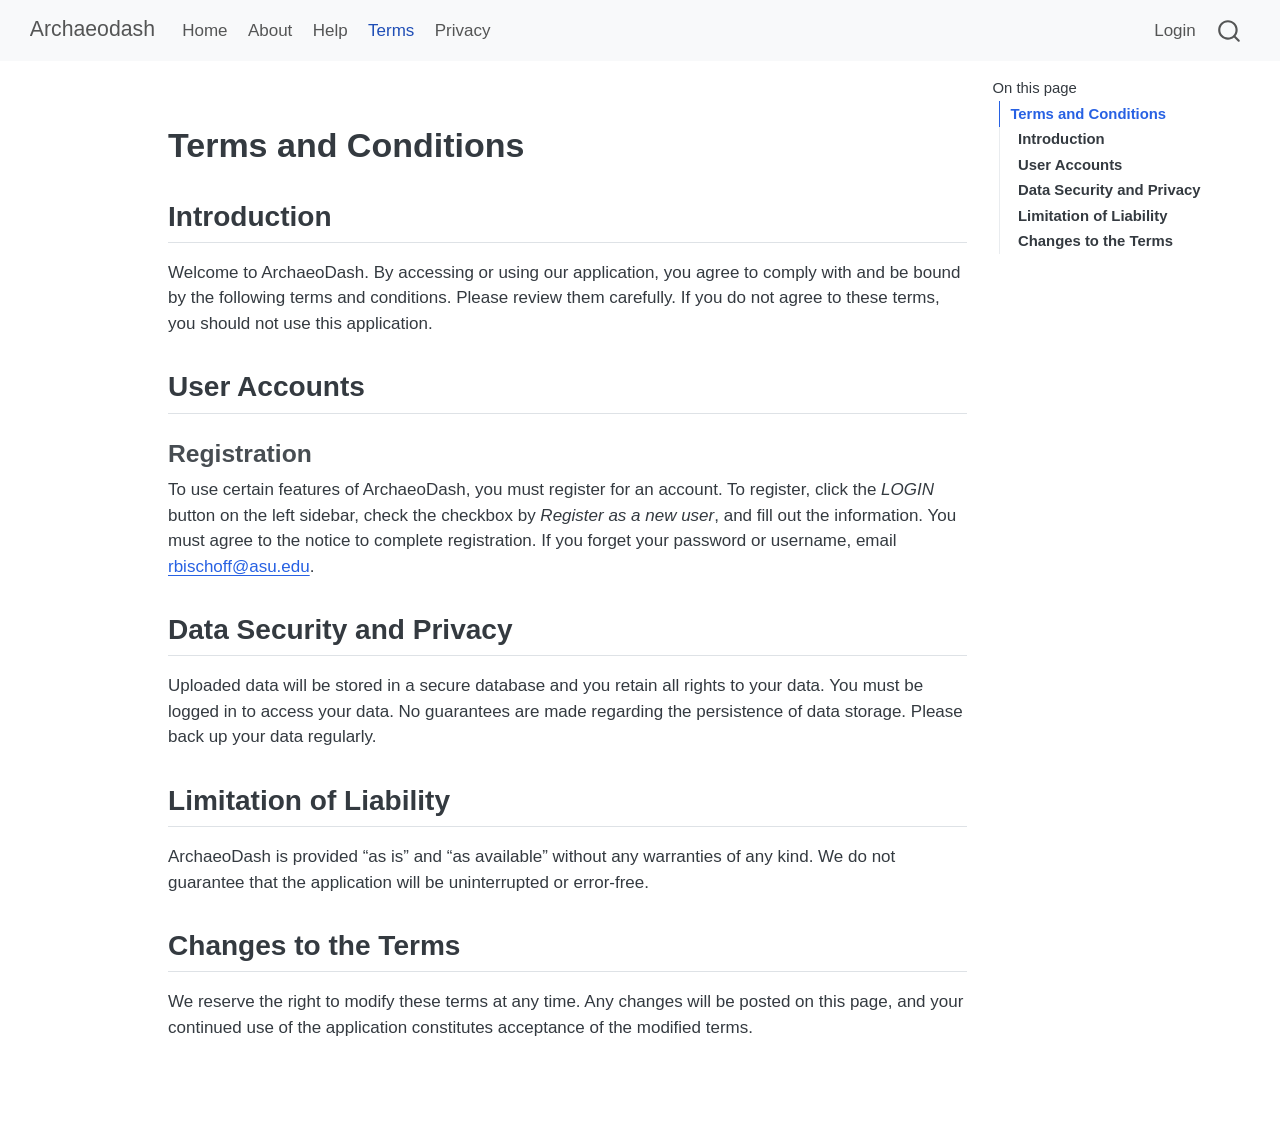
<file: www/terms.html>
<!DOCTYPE html>
<html xmlns="http://www.w3.org/1999/xhtml" lang="en" xml:lang="en"><head>

<meta charset="utf-8">
<meta name="generator" content="quarto-1.6.42">

<meta name="viewport" content="width=device-width, initial-scale=1.0, user-scalable=yes">


<title>terms – Archaeodash</title>
<style>
code{white-space: pre-wrap;}
span.smallcaps{font-variant: small-caps;}
div.columns{display: flex; gap: min(4vw, 1.5em);}
div.column{flex: auto; overflow-x: auto;}
div.hanging-indent{margin-left: 1.5em; text-indent: -1.5em;}
ul.task-list{list-style: none;}
ul.task-list li input[type="checkbox"] {
  width: 0.8em;
  margin: 0 0.8em 0.2em -1em; /* quarto-specific, see https://github.com/quarto-dev/quarto-cli/issues/4556 */ 
  vertical-align: middle;
}
</style>


<script src="site_libs/quarto-nav/quarto-nav.js"></script>
<script src="site_libs/quarto-nav/headroom.min.js"></script>
<script src="site_libs/clipboard/clipboard.min.js"></script>
<script src="site_libs/quarto-search/autocomplete.umd.js"></script>
<script src="site_libs/quarto-search/fuse.min.js"></script>
<script src="site_libs/quarto-search/quarto-search.js"></script>
<meta name="quarto:offset" content="./">
<script src="site_libs/quarto-html/quarto.js"></script>
<script src="site_libs/quarto-html/popper.min.js"></script>
<script src="site_libs/quarto-html/tippy.umd.min.js"></script>
<script src="site_libs/quarto-html/anchor.min.js"></script>
<link href="site_libs/quarto-html/tippy.css" rel="stylesheet">
<link href="site_libs/quarto-html/quarto-syntax-highlighting-2f5df379a58b258e96c21c0638c20c03.css" rel="stylesheet" id="quarto-text-highlighting-styles">
<script src="site_libs/bootstrap/bootstrap.min.js"></script>
<link href="site_libs/bootstrap/bootstrap-icons.css" rel="stylesheet">
<link href="site_libs/bootstrap/bootstrap-ddd961a2510921635943dfbbd19534c4.min.css" rel="stylesheet" append-hash="true" id="quarto-bootstrap" data-mode="light">
<script id="quarto-search-options" type="application/json">{
  "location": "navbar",
  "copy-button": false,
  "collapse-after": 3,
  "panel-placement": "end",
  "type": "overlay",
  "limit": 50,
  "keyboard-shortcut": [
    "f",
    "/",
    "s"
  ],
  "show-item-context": false,
  "language": {
    "search-no-results-text": "No results",
    "search-matching-documents-text": "matching documents",
    "search-copy-link-title": "Copy link to search",
    "search-hide-matches-text": "Hide additional matches",
    "search-more-match-text": "more match in this document",
    "search-more-matches-text": "more matches in this document",
    "search-clear-button-title": "Clear",
    "search-text-placeholder": "",
    "search-detached-cancel-button-title": "Cancel",
    "search-submit-button-title": "Submit",
    "search-label": "Search"
  }
}</script>


<link rel="stylesheet" href="styles.css">
</head>

<body class="nav-fixed">

<div id="quarto-search-results"></div>
  <header id="quarto-header" class="headroom fixed-top">
    <nav class="navbar navbar-expand-lg " data-bs-theme="dark">
      <div class="navbar-container container-fluid">
      <div class="navbar-brand-container mx-auto">
    <a class="navbar-brand" href="./index.html">
    <span class="navbar-title">Archaeodash</span>
    </a>
  </div>
            <div id="quarto-search" class="" title="Search"></div>
          <button class="navbar-toggler" type="button" data-bs-toggle="collapse" data-bs-target="#navbarCollapse" aria-controls="navbarCollapse" role="menu" aria-expanded="false" aria-label="Toggle navigation" onclick="if (window.quartoToggleHeadroom) { window.quartoToggleHeadroom(); }">
  <span class="navbar-toggler-icon"></span>
</button>
          <div class="collapse navbar-collapse" id="navbarCollapse">
            <ul class="navbar-nav navbar-nav-scroll me-auto">
  <li class="nav-item">
    <a class="nav-link" href="./index.html"> 
<span class="menu-text">Home</span></a>
  </li>  
  <li class="nav-item">
    <a class="nav-link" href="./about.html"> 
<span class="menu-text">About</span></a>
  </li>  
  <li class="nav-item">
    <a class="nav-link" href="./help.html"> 
<span class="menu-text">Help</span></a>
  </li>  
  <li class="nav-item">
    <a class="nav-link active" href="./terms.html" aria-current="page"> 
<span class="menu-text">Terms</span></a>
  </li>  
  <li class="nav-item">
    <a class="nav-link" href="./privacy.html"> 
<span class="menu-text">Privacy</span></a>
  </li>  
</ul>
            <ul class="navbar-nav navbar-nav-scroll ms-auto">
  <li class="nav-item">
    <a class="nav-link" href="./login.html"> 
<span class="menu-text">Login</span></a>
  </li>  
</ul>
          </div> <!-- /navcollapse -->
            <div class="quarto-navbar-tools">
</div>
      </div> <!-- /container-fluid -->
    </nav>
</header>
<!-- content -->
<div id="quarto-content" class="quarto-container page-columns page-rows-contents page-layout-article page-navbar">
<!-- sidebar -->
<!-- margin-sidebar -->
    <div id="quarto-margin-sidebar" class="sidebar margin-sidebar">
        <nav id="TOC" role="doc-toc" class="toc-active">
    <h2 id="toc-title">On this page</h2>
   
  <ul>
  <li><a href="#terms-and-conditions" id="toc-terms-and-conditions" class="nav-link active" data-scroll-target="#terms-and-conditions"><strong>Terms and Conditions</strong></a>
  <ul class="collapse">
  <li><a href="#introduction" id="toc-introduction" class="nav-link" data-scroll-target="#introduction"><strong>Introduction</strong></a></li>
  <li><a href="#user-accounts" id="toc-user-accounts" class="nav-link" data-scroll-target="#user-accounts"><strong>User Accounts</strong></a>
  <ul class="collapse">
  <li><a href="#registration" id="toc-registration" class="nav-link" data-scroll-target="#registration"><strong>Registration</strong></a></li>
  </ul></li>
  <li><a href="#data-security-and-privacy" id="toc-data-security-and-privacy" class="nav-link" data-scroll-target="#data-security-and-privacy"><strong>Data Security and Privacy</strong></a></li>
  <li><a href="#limitation-of-liability" id="toc-limitation-of-liability" class="nav-link" data-scroll-target="#limitation-of-liability"><strong>Limitation of Liability</strong></a></li>
  <li><a href="#changes-to-the-terms" id="toc-changes-to-the-terms" class="nav-link" data-scroll-target="#changes-to-the-terms"><strong>Changes to the Terms</strong></a></li>
  </ul></li>
  </ul>
</nav>
    </div>
<!-- main -->
<main class="content" id="quarto-document-content"><header id="title-block-header" class="quarto-title-block"></header>




<section id="terms-and-conditions" class="level1">
<h1><strong>Terms and Conditions</strong></h1>
<section id="introduction" class="level2">
<h2 class="anchored" data-anchor-id="introduction"><strong>Introduction</strong></h2>
<p>Welcome to ArchaeoDash. By accessing or using our application, you agree to comply with and be bound by the following terms and conditions. Please review them carefully. If you do not agree to these terms, you should not use this application.</p>
</section>
<section id="user-accounts" class="level2">
<h2 class="anchored" data-anchor-id="user-accounts"><strong>User Accounts</strong></h2>
<section id="registration" class="level3">
<h3 class="anchored" data-anchor-id="registration"><strong>Registration</strong></h3>
<p>To use certain features of ArchaeoDash, you must register for an account. To register, click the <em>LOGIN</em> button on the left sidebar, check the checkbox by <em>Register as a new user</em>, and fill out the information. You must agree to the notice to complete registration. If you forget your password or username, email <a href="mailto:rbischoff@asu.edu">rbischoff@asu.edu</a>.</p>
</section>
</section>
<section id="data-security-and-privacy" class="level2">
<h2 class="anchored" data-anchor-id="data-security-and-privacy"><strong>Data Security and Privacy</strong></h2>
<p>Uploaded data will be stored in a secure database and you retain all rights to your data. You must be logged in to access your data. No guarantees are made regarding the persistence of data storage. Please back up your data regularly.</p>
</section>
<section id="limitation-of-liability" class="level2">
<h2 class="anchored" data-anchor-id="limitation-of-liability"><strong>Limitation of Liability</strong></h2>
<p>ArchaeoDash is provided “as is” and “as available” without any warranties of any kind. We do not guarantee that the application will be uninterrupted or error-free.</p>
</section>
<section id="changes-to-the-terms" class="level2">
<h2 class="anchored" data-anchor-id="changes-to-the-terms"><strong>Changes to the Terms</strong></h2>
<p>We reserve the right to modify these terms at any time. Any changes will be posted on this page, and your continued use of the application constitutes acceptance of the modified terms.</p>


</section>
</section>

</main> <!-- /main -->
<script id="quarto-html-after-body" type="application/javascript">
window.document.addEventListener("DOMContentLoaded", function (event) {
  const toggleBodyColorMode = (bsSheetEl) => {
    const mode = bsSheetEl.getAttribute("data-mode");
    const bodyEl = window.document.querySelector("body");
    if (mode === "dark") {
      bodyEl.classList.add("quarto-dark");
      bodyEl.classList.remove("quarto-light");
    } else {
      bodyEl.classList.add("quarto-light");
      bodyEl.classList.remove("quarto-dark");
    }
  }
  const toggleBodyColorPrimary = () => {
    const bsSheetEl = window.document.querySelector("link#quarto-bootstrap");
    if (bsSheetEl) {
      toggleBodyColorMode(bsSheetEl);
    }
  }
  toggleBodyColorPrimary();  
  const icon = "";
  const anchorJS = new window.AnchorJS();
  anchorJS.options = {
    placement: 'right',
    icon: icon
  };
  anchorJS.add('.anchored');
  const isCodeAnnotation = (el) => {
    for (const clz of el.classList) {
      if (clz.startsWith('code-annotation-')) {                     
        return true;
      }
    }
    return false;
  }
  const onCopySuccess = function(e) {
    // button target
    const button = e.trigger;
    // don't keep focus
    button.blur();
    // flash "checked"
    button.classList.add('code-copy-button-checked');
    var currentTitle = button.getAttribute("title");
    button.setAttribute("title", "Copied!");
    let tooltip;
    if (window.bootstrap) {
      button.setAttribute("data-bs-toggle", "tooltip");
      button.setAttribute("data-bs-placement", "left");
      button.setAttribute("data-bs-title", "Copied!");
      tooltip = new bootstrap.Tooltip(button, 
        { trigger: "manual", 
          customClass: "code-copy-button-tooltip",
          offset: [0, -8]});
      tooltip.show();    
    }
    setTimeout(function() {
      if (tooltip) {
        tooltip.hide();
        button.removeAttribute("data-bs-title");
        button.removeAttribute("data-bs-toggle");
        button.removeAttribute("data-bs-placement");
      }
      button.setAttribute("title", currentTitle);
      button.classList.remove('code-copy-button-checked');
    }, 1000);
    // clear code selection
    e.clearSelection();
  }
  const getTextToCopy = function(trigger) {
      const codeEl = trigger.previousElementSibling.cloneNode(true);
      for (const childEl of codeEl.children) {
        if (isCodeAnnotation(childEl)) {
          childEl.remove();
        }
      }
      return codeEl.innerText;
  }
  const clipboard = new window.ClipboardJS('.code-copy-button:not([data-in-quarto-modal])', {
    text: getTextToCopy
  });
  clipboard.on('success', onCopySuccess);
  if (window.document.getElementById('quarto-embedded-source-code-modal')) {
    const clipboardModal = new window.ClipboardJS('.code-copy-button[data-in-quarto-modal]', {
      text: getTextToCopy,
      container: window.document.getElementById('quarto-embedded-source-code-modal')
    });
    clipboardModal.on('success', onCopySuccess);
  }
    var localhostRegex = new RegExp(/^(?:http|https):\/\/localhost\:?[0-9]*\//);
    var mailtoRegex = new RegExp(/^mailto:/);
      var filterRegex = new RegExp("\/app\/Archaeodash");
    var isInternal = (href) => {
        return filterRegex.test(href) || localhostRegex.test(href) || mailtoRegex.test(href);
    }
    // Inspect non-navigation links and adorn them if external
 	var links = window.document.querySelectorAll('a[href]:not(.nav-link):not(.navbar-brand):not(.toc-action):not(.sidebar-link):not(.sidebar-item-toggle):not(.pagination-link):not(.no-external):not([aria-hidden]):not(.dropdown-item):not(.quarto-navigation-tool):not(.about-link)');
    for (var i=0; i<links.length; i++) {
      const link = links[i];
      if (!isInternal(link.href)) {
        // undo the damage that might have been done by quarto-nav.js in the case of
        // links that we want to consider external
        if (link.dataset.originalHref !== undefined) {
          link.href = link.dataset.originalHref;
        }
      }
    }
  function tippyHover(el, contentFn, onTriggerFn, onUntriggerFn) {
    const config = {
      allowHTML: true,
      maxWidth: 500,
      delay: 100,
      arrow: false,
      appendTo: function(el) {
          return el.parentElement;
      },
      interactive: true,
      interactiveBorder: 10,
      theme: 'quarto',
      placement: 'bottom-start',
    };
    if (contentFn) {
      config.content = contentFn;
    }
    if (onTriggerFn) {
      config.onTrigger = onTriggerFn;
    }
    if (onUntriggerFn) {
      config.onUntrigger = onUntriggerFn;
    }
    window.tippy(el, config); 
  }
  const noterefs = window.document.querySelectorAll('a[role="doc-noteref"]');
  for (var i=0; i<noterefs.length; i++) {
    const ref = noterefs[i];
    tippyHover(ref, function() {
      // use id or data attribute instead here
      let href = ref.getAttribute('data-footnote-href') || ref.getAttribute('href');
      try { href = new URL(href).hash; } catch {}
      const id = href.replace(/^#\/?/, "");
      const note = window.document.getElementById(id);
      if (note) {
        return note.innerHTML;
      } else {
        return "";
      }
    });
  }
  const xrefs = window.document.querySelectorAll('a.quarto-xref');
  const processXRef = (id, note) => {
    // Strip column container classes
    const stripColumnClz = (el) => {
      el.classList.remove("page-full", "page-columns");
      if (el.children) {
        for (const child of el.children) {
          stripColumnClz(child);
        }
      }
    }
    stripColumnClz(note)
    if (id === null || id.startsWith('sec-')) {
      // Special case sections, only their first couple elements
      const container = document.createElement("div");
      if (note.children && note.children.length > 2) {
        container.appendChild(note.children[0].cloneNode(true));
        for (let i = 1; i < note.children.length; i++) {
          const child = note.children[i];
          if (child.tagName === "P" && child.innerText === "") {
            continue;
          } else {
            container.appendChild(child.cloneNode(true));
            break;
          }
        }
        if (window.Quarto?.typesetMath) {
          window.Quarto.typesetMath(container);
        }
        return container.innerHTML
      } else {
        if (window.Quarto?.typesetMath) {
          window.Quarto.typesetMath(note);
        }
        return note.innerHTML;
      }
    } else {
      // Remove any anchor links if they are present
      const anchorLink = note.querySelector('a.anchorjs-link');
      if (anchorLink) {
        anchorLink.remove();
      }
      if (window.Quarto?.typesetMath) {
        window.Quarto.typesetMath(note);
      }
      if (note.classList.contains("callout")) {
        return note.outerHTML;
      } else {
        return note.innerHTML;
      }
    }
  }
  for (var i=0; i<xrefs.length; i++) {
    const xref = xrefs[i];
    tippyHover(xref, undefined, function(instance) {
      instance.disable();
      let url = xref.getAttribute('href');
      let hash = undefined; 
      if (url.startsWith('#')) {
        hash = url;
      } else {
        try { hash = new URL(url).hash; } catch {}
      }
      if (hash) {
        const id = hash.replace(/^#\/?/, "");
        const note = window.document.getElementById(id);
        if (note !== null) {
          try {
            const html = processXRef(id, note.cloneNode(true));
            instance.setContent(html);
          } finally {
            instance.enable();
            instance.show();
          }
        } else {
          // See if we can fetch this
          fetch(url.split('#')[0])
          .then(res => res.text())
          .then(html => {
            const parser = new DOMParser();
            const htmlDoc = parser.parseFromString(html, "text/html");
            const note = htmlDoc.getElementById(id);
            if (note !== null) {
              const html = processXRef(id, note);
              instance.setContent(html);
            } 
          }).finally(() => {
            instance.enable();
            instance.show();
          });
        }
      } else {
        // See if we can fetch a full url (with no hash to target)
        // This is a special case and we should probably do some content thinning / targeting
        fetch(url)
        .then(res => res.text())
        .then(html => {
          const parser = new DOMParser();
          const htmlDoc = parser.parseFromString(html, "text/html");
          const note = htmlDoc.querySelector('main.content');
          if (note !== null) {
            // This should only happen for chapter cross references
            // (since there is no id in the URL)
            // remove the first header
            if (note.children.length > 0 && note.children[0].tagName === "HEADER") {
              note.children[0].remove();
            }
            const html = processXRef(null, note);
            instance.setContent(html);
          } 
        }).finally(() => {
          instance.enable();
          instance.show();
        });
      }
    }, function(instance) {
    });
  }
      let selectedAnnoteEl;
      const selectorForAnnotation = ( cell, annotation) => {
        let cellAttr = 'data-code-cell="' + cell + '"';
        let lineAttr = 'data-code-annotation="' +  annotation + '"';
        const selector = 'span[' + cellAttr + '][' + lineAttr + ']';
        return selector;
      }
      const selectCodeLines = (annoteEl) => {
        const doc = window.document;
        const targetCell = annoteEl.getAttribute("data-target-cell");
        const targetAnnotation = annoteEl.getAttribute("data-target-annotation");
        const annoteSpan = window.document.querySelector(selectorForAnnotation(targetCell, targetAnnotation));
        const lines = annoteSpan.getAttribute("data-code-lines").split(",");
        const lineIds = lines.map((line) => {
          return targetCell + "-" + line;
        })
        let top = null;
        let height = null;
        let parent = null;
        if (lineIds.length > 0) {
            //compute the position of the single el (top and bottom and make a div)
            const el = window.document.getElementById(lineIds[0]);
            top = el.offsetTop;
            height = el.offsetHeight;
            parent = el.parentElement.parentElement;
          if (lineIds.length > 1) {
            const lastEl = window.document.getElementById(lineIds[lineIds.length - 1]);
            const bottom = lastEl.offsetTop + lastEl.offsetHeight;
            height = bottom - top;
          }
          if (top !== null && height !== null && parent !== null) {
            // cook up a div (if necessary) and position it 
            let div = window.document.getElementById("code-annotation-line-highlight");
            if (div === null) {
              div = window.document.createElement("div");
              div.setAttribute("id", "code-annotation-line-highlight");
              div.style.position = 'absolute';
              parent.appendChild(div);
            }
            div.style.top = top - 2 + "px";
            div.style.height = height + 4 + "px";
            div.style.left = 0;
            let gutterDiv = window.document.getElementById("code-annotation-line-highlight-gutter");
            if (gutterDiv === null) {
              gutterDiv = window.document.createElement("div");
              gutterDiv.setAttribute("id", "code-annotation-line-highlight-gutter");
              gutterDiv.style.position = 'absolute';
              const codeCell = window.document.getElementById(targetCell);
              const gutter = codeCell.querySelector('.code-annotation-gutter');
              gutter.appendChild(gutterDiv);
            }
            gutterDiv.style.top = top - 2 + "px";
            gutterDiv.style.height = height + 4 + "px";
          }
          selectedAnnoteEl = annoteEl;
        }
      };
      const unselectCodeLines = () => {
        const elementsIds = ["code-annotation-line-highlight", "code-annotation-line-highlight-gutter"];
        elementsIds.forEach((elId) => {
          const div = window.document.getElementById(elId);
          if (div) {
            div.remove();
          }
        });
        selectedAnnoteEl = undefined;
      };
        // Handle positioning of the toggle
    window.addEventListener(
      "resize",
      throttle(() => {
        elRect = undefined;
        if (selectedAnnoteEl) {
          selectCodeLines(selectedAnnoteEl);
        }
      }, 10)
    );
    function throttle(fn, ms) {
    let throttle = false;
    let timer;
      return (...args) => {
        if(!throttle) { // first call gets through
            fn.apply(this, args);
            throttle = true;
        } else { // all the others get throttled
            if(timer) clearTimeout(timer); // cancel #2
            timer = setTimeout(() => {
              fn.apply(this, args);
              timer = throttle = false;
            }, ms);
        }
      };
    }
      // Attach click handler to the DT
      const annoteDls = window.document.querySelectorAll('dt[data-target-cell]');
      for (const annoteDlNode of annoteDls) {
        annoteDlNode.addEventListener('click', (event) => {
          const clickedEl = event.target;
          if (clickedEl !== selectedAnnoteEl) {
            unselectCodeLines();
            const activeEl = window.document.querySelector('dt[data-target-cell].code-annotation-active');
            if (activeEl) {
              activeEl.classList.remove('code-annotation-active');
            }
            selectCodeLines(clickedEl);
            clickedEl.classList.add('code-annotation-active');
          } else {
            // Unselect the line
            unselectCodeLines();
            clickedEl.classList.remove('code-annotation-active');
          }
        });
      }
  const findCites = (el) => {
    const parentEl = el.parentElement;
    if (parentEl) {
      const cites = parentEl.dataset.cites;
      if (cites) {
        return {
          el,
          cites: cites.split(' ')
        };
      } else {
        return findCites(el.parentElement)
      }
    } else {
      return undefined;
    }
  };
  var bibliorefs = window.document.querySelectorAll('a[role="doc-biblioref"]');
  for (var i=0; i<bibliorefs.length; i++) {
    const ref = bibliorefs[i];
    const citeInfo = findCites(ref);
    if (citeInfo) {
      tippyHover(citeInfo.el, function() {
        var popup = window.document.createElement('div');
        citeInfo.cites.forEach(function(cite) {
          var citeDiv = window.document.createElement('div');
          citeDiv.classList.add('hanging-indent');
          citeDiv.classList.add('csl-entry');
          var biblioDiv = window.document.getElementById('ref-' + cite);
          if (biblioDiv) {
            citeDiv.innerHTML = biblioDiv.innerHTML;
          }
          popup.appendChild(citeDiv);
        });
        return popup.innerHTML;
      });
    }
  }
});
</script>
</div> <!-- /content -->




</body></html>
</file>
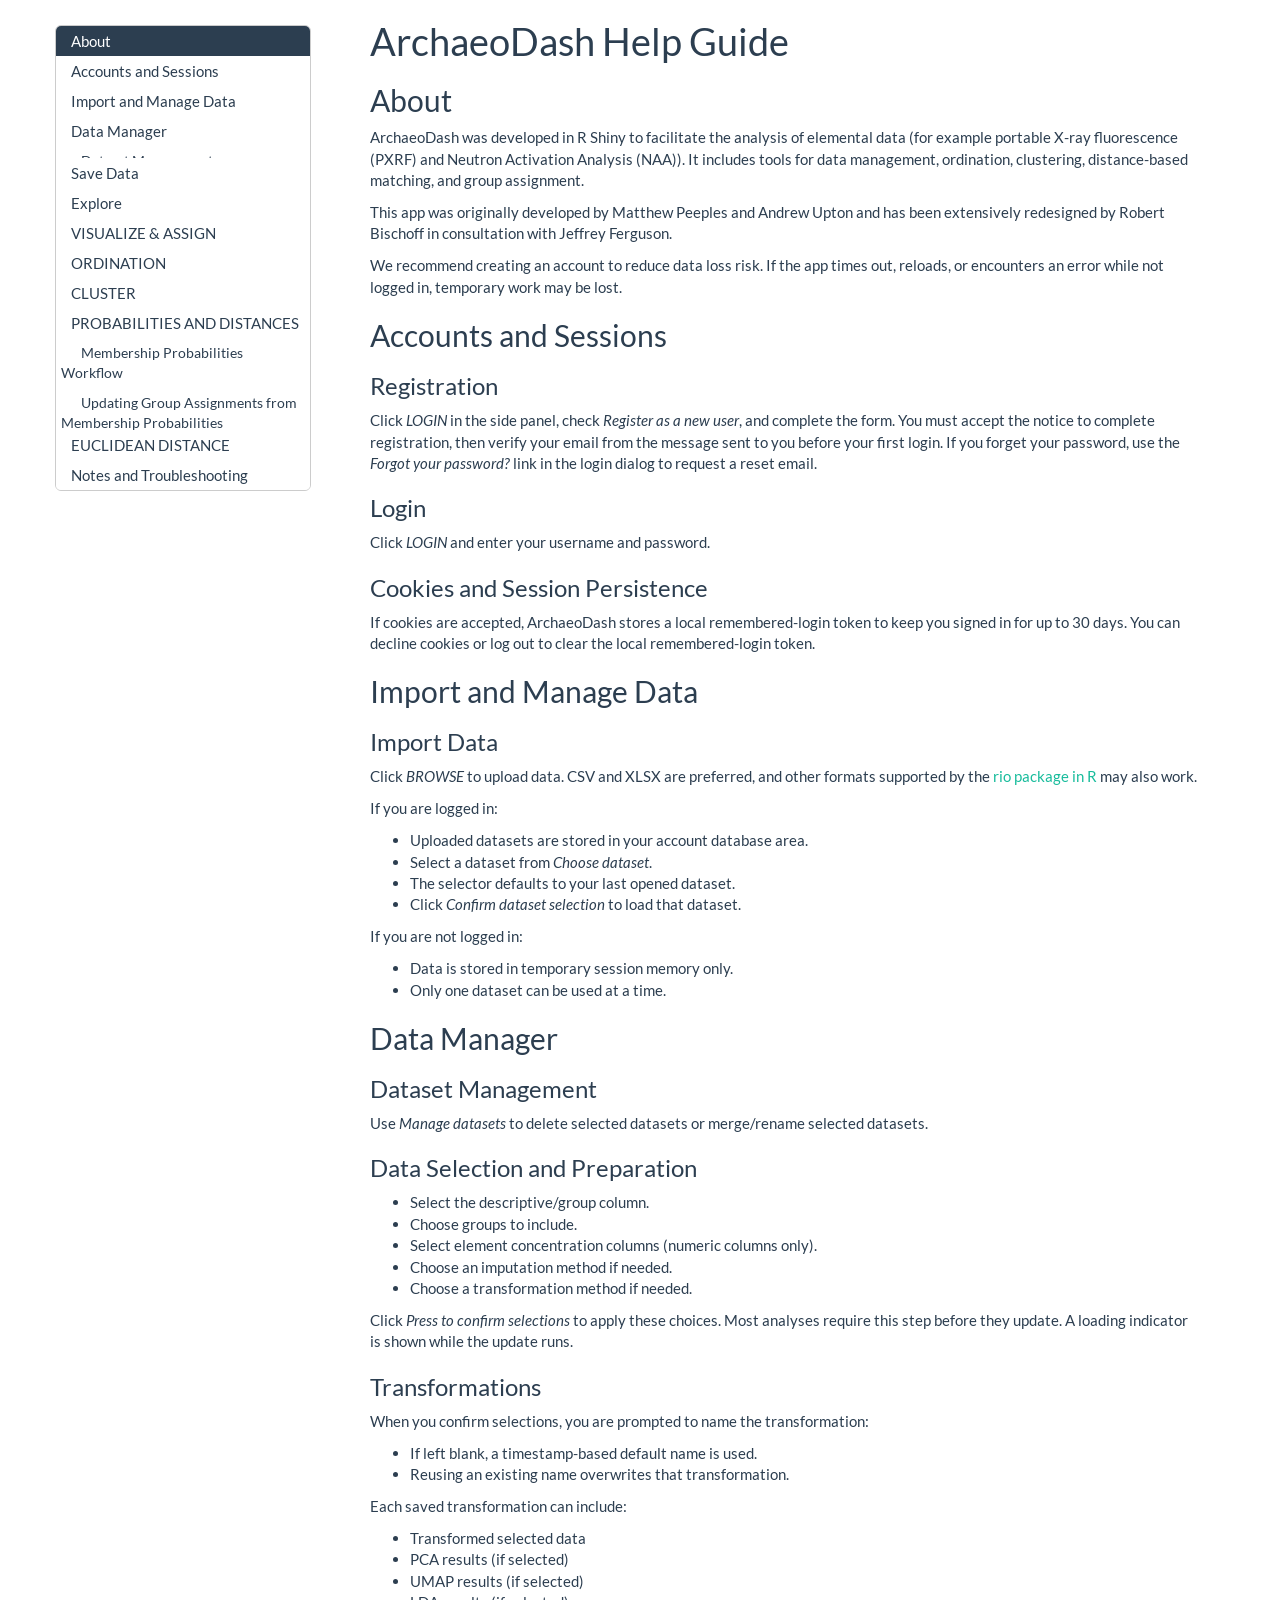
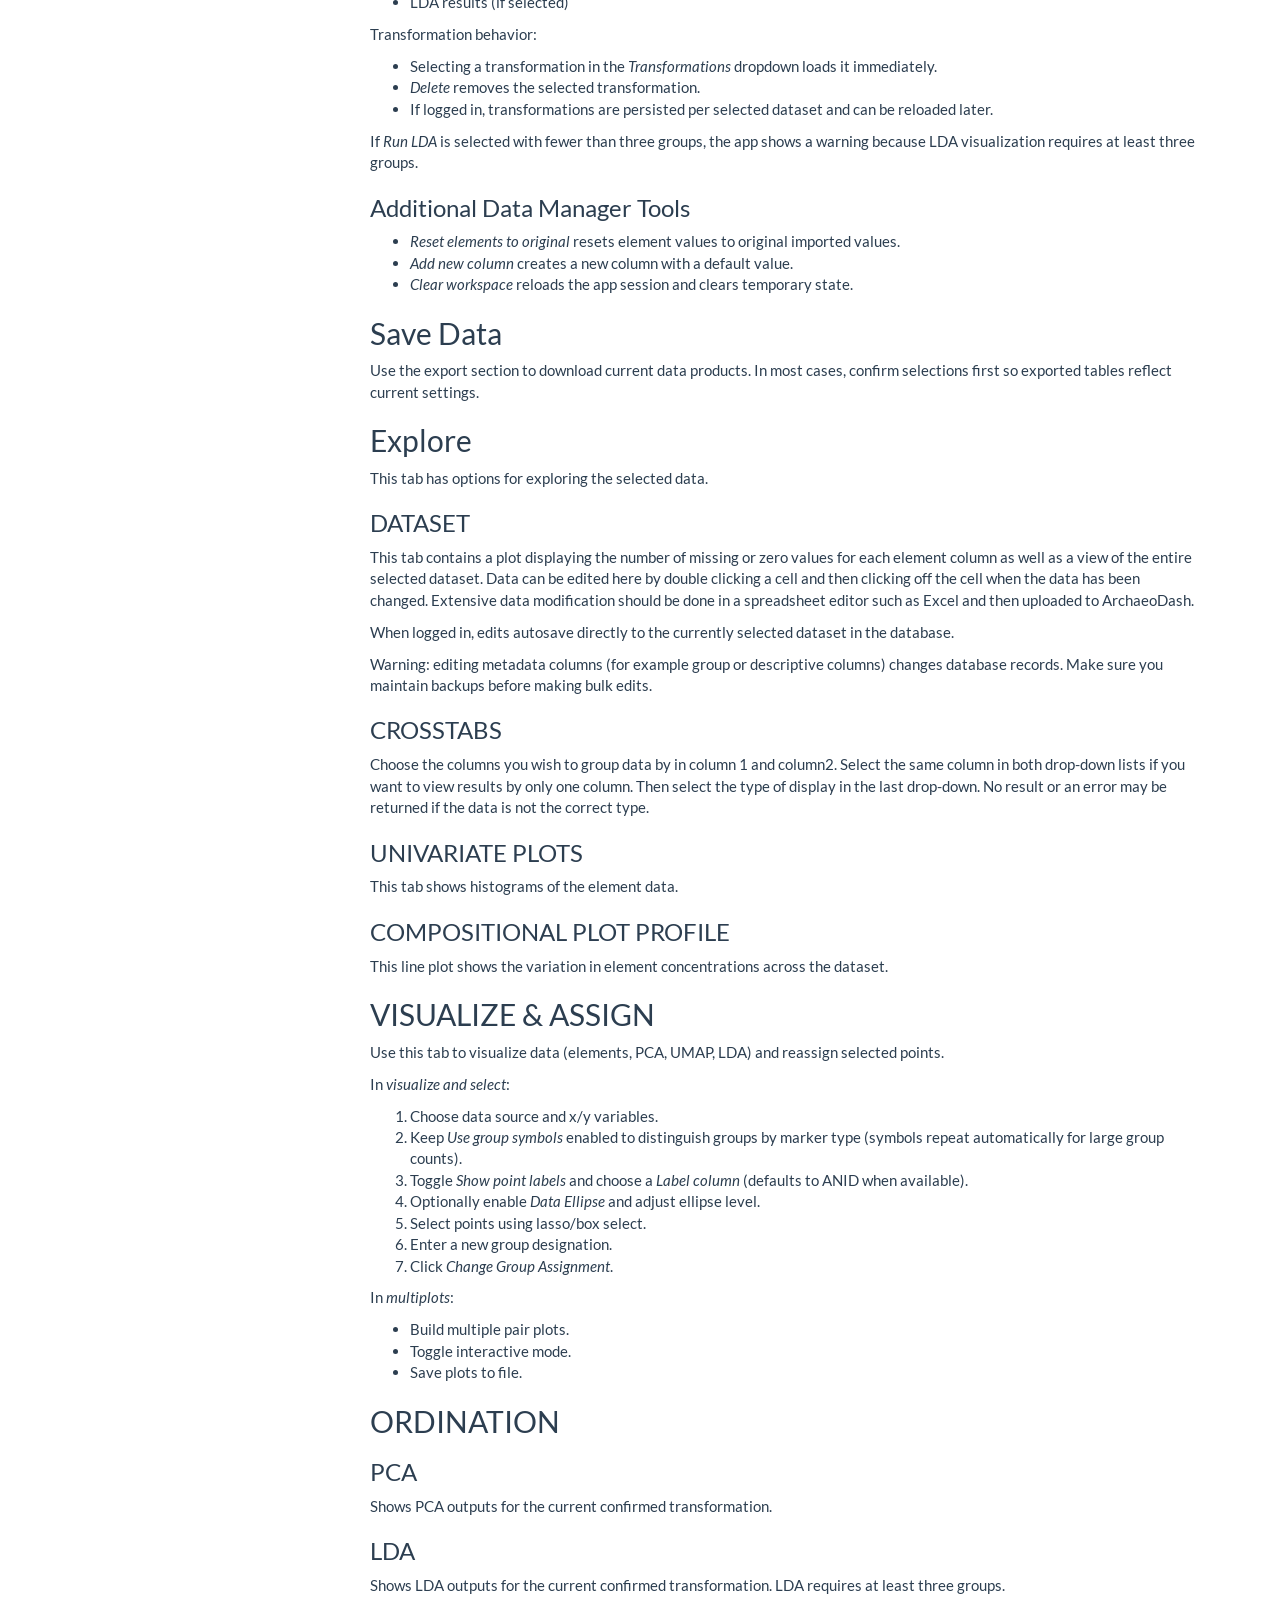
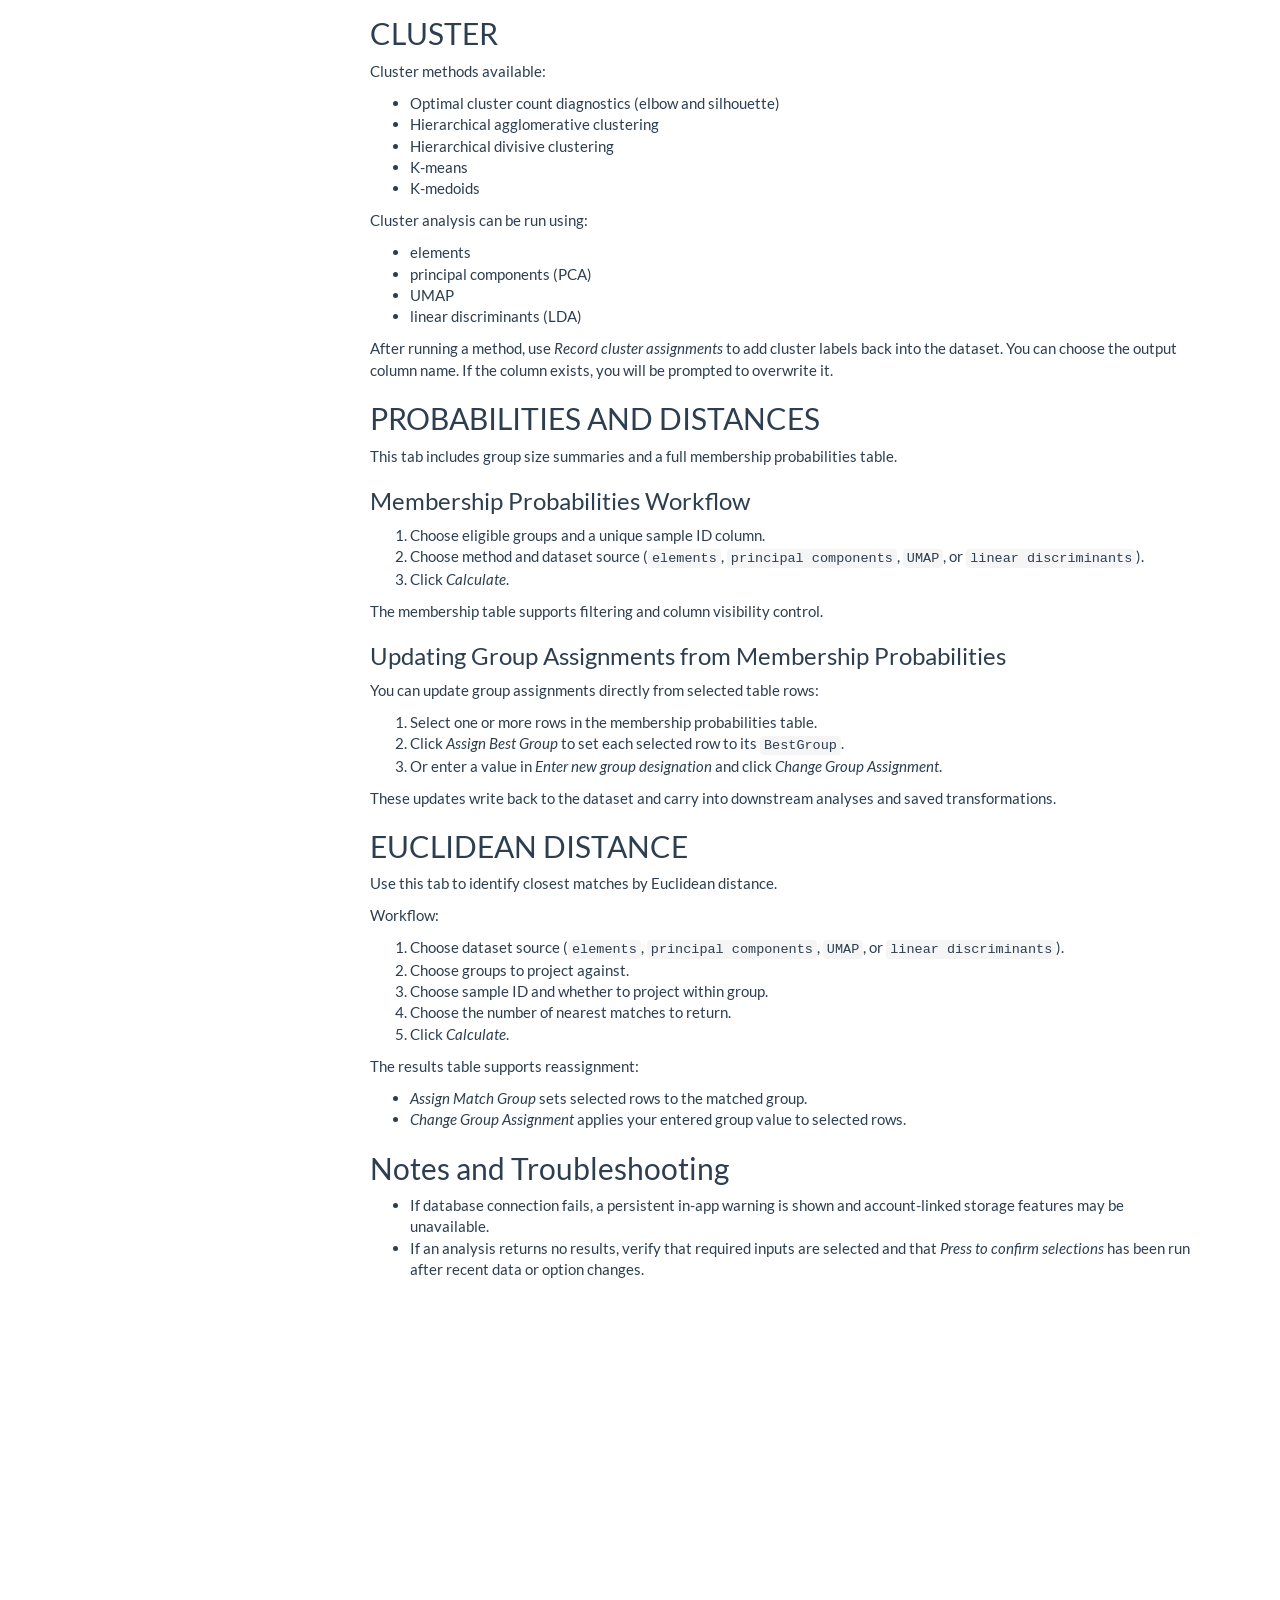
<file: inst/app/www/help.html>
<!DOCTYPE html>

<html>

<head>

<meta charset="utf-8" />
<meta name="generator" content="pandoc" />
<meta http-equiv="X-UA-Compatible" content="IE=EDGE" />




<title>ArchaeoDash Help Guide</title>

<script src="help_files/header-attrs-2.30/header-attrs.js"></script>
<script src="help_files/jquery-3.6.0/jquery-3.6.0.min.js"></script>
<meta name="viewport" content="width=device-width, initial-scale=1" />
<link href="help_files/bootstrap-3.3.5/css/flatly.min.css" rel="stylesheet" />
<script src="help_files/bootstrap-3.3.5/js/bootstrap.min.js"></script>
<script src="help_files/bootstrap-3.3.5/shim/html5shiv.min.js"></script>
<script src="help_files/bootstrap-3.3.5/shim/respond.min.js"></script>
<style>h1 {font-size: 34px;}
       h1.title {font-size: 38px;}
       h2 {font-size: 30px;}
       h3 {font-size: 24px;}
       h4 {font-size: 18px;}
       h5 {font-size: 16px;}
       h6 {font-size: 12px;}
       code {color: inherit; background-color: rgba(0, 0, 0, 0.04);}
       pre:not([class]) { background-color: white }</style>
<script src="help_files/jqueryui-1.13.2/jquery-ui.min.js"></script>
<link href="help_files/tocify-1.9.1/jquery.tocify.css" rel="stylesheet" />
<script src="help_files/tocify-1.9.1/jquery.tocify.js"></script>
<script src="help_files/navigation-1.1/tabsets.js"></script>
<script>
document.addEventListener("DOMContentLoaded", function () {
  document.querySelectorAll("a[href]").forEach(function (link) {
    var href = link.getAttribute("href") || "";
    if (/^(https?:|mailto:)/i.test(href)) {
      link.setAttribute("target", "_blank");
      link.setAttribute("rel", "noopener noreferrer");
    }
  });
});
</script>

<style type="text/css">
  code{white-space: pre-wrap;}
  span.smallcaps{font-variant: small-caps;}
  span.underline{text-decoration: underline;}
  div.column{display: inline-block; vertical-align: top; width: 50%;}
  div.hanging-indent{margin-left: 1.5em; text-indent: -1.5em;}
  ul.task-list{list-style: none;}
    </style>










<style type = "text/css">
.main-container {
  max-width: 940px;
  margin-left: auto;
  margin-right: auto;
}
img {
  max-width:100%;
}
.tabbed-pane {
  padding-top: 12px;
}
.html-widget {
  margin-bottom: 20px;
}
button.code-folding-btn:focus {
  outline: none;
}
summary {
  display: list-item;
}
details > summary > p:only-child {
  display: inline;
}
pre code {
  padding: 0;
}
</style>



<!-- tabsets -->

<style type="text/css">
.tabset-dropdown > .nav-tabs {
  display: inline-table;
  max-height: 500px;
  min-height: 44px;
  overflow-y: auto;
  border: 1px solid #ddd;
  border-radius: 4px;
}

.tabset-dropdown > .nav-tabs > li.active:before, .tabset-dropdown > .nav-tabs.nav-tabs-open:before {
  content: "\e259";
  font-family: 'Glyphicons Halflings';
  display: inline-block;
  padding: 10px;
  border-right: 1px solid #ddd;
}

.tabset-dropdown > .nav-tabs.nav-tabs-open > li.active:before {
  content: "\e258";
  font-family: 'Glyphicons Halflings';
  border: none;
}

.tabset-dropdown > .nav-tabs > li.active {
  display: block;
}

.tabset-dropdown > .nav-tabs > li > a,
.tabset-dropdown > .nav-tabs > li > a:focus,
.tabset-dropdown > .nav-tabs > li > a:hover {
  border: none;
  display: inline-block;
  border-radius: 4px;
  background-color: transparent;
}

.tabset-dropdown > .nav-tabs.nav-tabs-open > li {
  display: block;
  float: none;
}

.tabset-dropdown > .nav-tabs > li {
  display: none;
}
</style>

<!-- code folding -->



<style type="text/css">

#TOC {
  margin: 25px 0px 20px 0px;
}
@media (max-width: 768px) {
#TOC {
  position: relative;
  width: 100%;
}
}

@media print {
.toc-content {
  /* see https://github.com/w3c/csswg-drafts/issues/4434 */
  float: right;
}
}

.toc-content {
  padding-left: 30px;
  padding-right: 40px;
}

div.main-container {
  max-width: 1200px;
}

div.tocify {
  width: 20%;
  max-width: 260px;
  max-height: 85%;
}

@media (min-width: 768px) and (max-width: 991px) {
  div.tocify {
    width: 25%;
  }
}

@media (max-width: 767px) {
  div.tocify {
    width: 100%;
    max-width: none;
  }
}

.tocify ul, .tocify li {
  line-height: 20px;
}

.tocify-subheader .tocify-item {
  font-size: 0.90em;
}

.tocify .list-group-item {
  border-radius: 0px;
}


</style>



</head>

<body>


<div class="container-fluid main-container">


<!-- setup 3col/9col grid for toc_float and main content  -->
<div class="row">
<div class="col-xs-12 col-sm-4 col-md-3">
<div id="TOC" class="tocify">
</div>
</div>

<div class="toc-content col-xs-12 col-sm-8 col-md-9">




<div id="header">



<h1 class="title toc-ignore">ArchaeoDash Help Guide</h1>

</div>


<div id="about" class="section level2">
<h2>About</h2>
<p>ArchaeoDash was developed in R Shiny to facilitate the analysis of
elemental data (for example portable X-ray fluorescence (PXRF) and
Neutron Activation Analysis (NAA)). It includes tools for data
management, ordination, clustering, distance-based matching, and group
assignment.</p>
<p>This app was originally developed by Matthew Peeples and Andrew Upton
and has been extensively redesigned by Robert Bischoff in consultation
with Jeffrey Ferguson.</p>
<p>We recommend creating an account to reduce data loss risk. If the app
times out, reloads, or encounters an error while not logged in,
temporary work may be lost.</p>
</div>
<div id="accounts-and-sessions" class="section level2">
<h2>Accounts and Sessions</h2>
<div id="registration" class="section level3">
<h3>Registration</h3>
<p>Click <em>LOGIN</em> in the side panel, check <em>Register as a new
user</em>, and complete the form. You must accept the notice to complete
registration, then verify your email from the message sent to you before
your first login. If you forget your password, use the <em>Forgot your
password?</em> link in the login dialog to request a reset email.</p>
</div>
<div id="login" class="section level3">
<h3>Login</h3>
<p>Click <em>LOGIN</em> and enter your username and password.</p>
</div>
<div id="cookies-and-session-persistence" class="section level3">
<h3>Cookies and Session Persistence</h3>
<p>If cookies are accepted, ArchaeoDash stores a local remembered-login token to
keep you signed in for up to 30 days. You can decline cookies or log out
to clear the local remembered-login token.</p>
</div>
</div>
<div id="import-and-manage-data" class="section level2">
<h2>Import and Manage Data</h2>
<div id="import-data" class="section level3">
<h3>Import Data</h3>
<p>Click <em>BROWSE</em> to upload data. CSV and XLSX are preferred, and
other formats supported by the <a
href="https://cran.r-project.org/package=rio">rio package in
R</a> may also work.</p>
<p>If you are logged in:</p>
<ul>
<li>Uploaded datasets are stored in your account database area.</li>
<li>Select a dataset from <em>Choose dataset</em>.</li>
<li>The selector defaults to your last opened dataset.</li>
<li>Click <em>Confirm dataset selection</em> to load that dataset.</li>
</ul>
<p>If you are not logged in:</p>
<ul>
<li>Data is stored in temporary session memory only.</li>
<li>Only one dataset can be used at a time.</li>
</ul>
</div>
</div>
<div id="data-manager" class="section level2">
<h2>Data Manager</h2>
<div id="dataset-management" class="section level3">
<h3>Dataset Management</h3>
<p>Use <em>Manage datasets</em> to delete selected datasets or
merge/rename selected datasets.</p>
</div>
<div id="data-selection-and-preparation" class="section level3">
<h3>Data Selection and Preparation</h3>
<ul>
<li>Select the descriptive/group column.</li>
<li>Choose groups to include.</li>
<li>Select element concentration columns (numeric columns only).</li>
<li>Choose an imputation method if needed.</li>
<li>Choose a transformation method if needed.</li>
</ul>
<p>Click <em>Press to confirm selections</em> to apply these choices.
Most analyses require this step before they update. A loading indicator
is shown while the update runs.</p>
</div>
<div id="transformations" class="section level3">
<h3>Transformations</h3>
<p>When you confirm selections, you are prompted to name the
transformation:</p>
<ul>
<li>If left blank, a timestamp-based default name is used.</li>
<li>Reusing an existing name overwrites that transformation.</li>
</ul>
<p>Each saved transformation can include:</p>
<ul>
<li>Transformed selected data</li>
<li>PCA results (if selected)</li>
<li>UMAP results (if selected)</li>
<li>LDA results (if selected)</li>
</ul>
<p>Transformation behavior:</p>
<ul>
<li>Selecting a transformation in the <em>Transformations</em> dropdown
loads it immediately.</li>
<li><em>Delete</em> removes the selected transformation.</li>
<li>If logged in, transformations are persisted per selected dataset and
can be reloaded later.</li>
</ul>
<p>If <em>Run LDA</em> is selected with fewer than three groups, the app
shows a warning because LDA visualization requires at least three
groups.</p>
</div>
<div id="additional-data-manager-tools" class="section level3">
<h3>Additional Data Manager Tools</h3>
<ul>
<li><em>Reset elements to original</em> resets element values to
original imported values.</li>
<li><em>Add new column</em> creates a new column with a default
value.</li>
<li><em>Clear workspace</em> reloads the app session and clears
temporary state.</li>
</ul>
</div>
</div>
<div id="save-data" class="section level2">
<h2>Save Data</h2>
<p>Use the export section to download current data products. In most
cases, confirm selections first so exported tables reflect current
settings.</p>
</div>
<div id="explore" class="section level2">
<h2>Explore</h2>
<p>This tab has options for exploring the selected data.</p>
<div id="dataset" class="section level3">
<h3>DATASET</h3>
<p>This tab contains a plot displaying the number of missing or zero
values for each element column as well as a view of the entire selected
dataset. Data can be edited here by double clicking a cell and then
clicking off the cell when the data has been changed. Extensive data
modification should be done in a spreadsheet editor such as Excel and
then uploaded to ArchaeoDash.</p>
<p>When logged in, edits autosave directly to the currently selected
dataset in the database.</p>
<p>Warning: editing metadata columns (for example group or descriptive
columns) changes database records. Make sure you maintain backups before
making bulk edits.</p>
</div>
<div id="crosstabs" class="section level3">
<h3>CROSSTABS</h3>
<p>Choose the columns you wish to group data by in column 1 and column2.
Select the same column in both drop-down lists if you want to view
results by only one column. Then select the type of display in the last
drop-down. No result or an error may be returned if the data is not the
correct type.</p>
</div>
<div id="univariate-plots" class="section level3">
<h3>UNIVARIATE PLOTS</h3>
<p>This tab shows histograms of the element data.</p>
</div>
<div id="compositional-plot-profile" class="section level3">
<h3>COMPOSITIONAL PLOT PROFILE</h3>
<p>This line plot shows the variation in element concentrations across
the dataset.</p>
</div>
</div>
<div id="visualize-assign" class="section level2">
<h2>VISUALIZE &amp; ASSIGN</h2>
<p>Use this tab to visualize data (elements, PCA, UMAP, LDA) and
reassign selected points.</p>
<p>In <em>visualize and select</em>:</p>
<ol style="list-style-type: decimal">
<li>Choose data source and x/y variables.</li>
<li>Keep <em>Use group symbols</em> enabled to distinguish groups by marker
type (symbols repeat automatically for large group counts).</li>
<li>Toggle <em>Show point labels</em> and choose a <em>Label column</em>
(defaults to ANID when available).</li>
<li>Optionally enable <em>Data Ellipse</em> and adjust ellipse level.</li>
<li>Select points using lasso/box select.</li>
<li>Enter a new group designation.</li>
<li>Click <em>Change Group Assignment</em>.</li>
</ol>
<p>In <em>multiplots</em>:</p>
<ul>
<li>Build multiple pair plots.</li>
<li>Toggle interactive mode.</li>
<li>Save plots to file.</li>
</ul>
</div>
<div id="ordination" class="section level2">
<h2>ORDINATION</h2>
<div id="pca" class="section level3">
<h3>PCA</h3>
<p>Shows PCA outputs for the current confirmed transformation.</p>
</div>
<div id="lda" class="section level3">
<h3>LDA</h3>
<p>Shows LDA outputs for the current confirmed transformation. LDA
requires at least three groups.</p>
</div>
</div>
<div id="cluster" class="section level2">
<h2>CLUSTER</h2>
<p>Cluster methods available:</p>
<ul>
<li>Optimal cluster count diagnostics (elbow and silhouette)</li>
<li>Hierarchical agglomerative clustering</li>
<li>Hierarchical divisive clustering</li>
<li>K-means</li>
<li>K-medoids</li>
</ul>
<p>Cluster analysis can be run using:</p>
<ul>
<li>elements</li>
<li>principal components (PCA)</li>
<li>UMAP</li>
<li>linear discriminants (LDA)</li>
</ul>
<p>After running a method, use <em>Record cluster assignments</em> to
add cluster labels back into the dataset. You can choose the output
column name. If the column exists, you will be prompted to overwrite
it.</p>
</div>
<div id="probabilities-and-distances" class="section level2">
<h2>PROBABILITIES AND DISTANCES</h2>
<p>This tab includes group size summaries and a full membership
probabilities table.</p>
<div id="membership-probabilities-workflow" class="section level3">
<h3>Membership Probabilities Workflow</h3>
<ol style="list-style-type: decimal">
<li>Choose eligible groups and a unique sample ID column.</li>
<li>Choose method and dataset source (<code>elements</code>,
<code>principal components</code>, <code>UMAP</code>, or
<code>linear discriminants</code>).</li>
<li>Click <em>Calculate</em>.</li>
</ol>
<p>The membership table supports filtering and column visibility
control.</p>
</div>
<div id="updating-group-assignments-from-membership-probabilities"
class="section level3">
<h3>Updating Group Assignments from Membership Probabilities</h3>
<p>You can update group assignments directly from selected table
rows:</p>
<ol style="list-style-type: decimal">
<li>Select one or more rows in the membership probabilities table.</li>
<li>Click <em>Assign Best Group</em> to set each selected row to its
<code>BestGroup</code>.</li>
<li>Or enter a value in <em>Enter new group designation</em> and click
<em>Change Group Assignment</em>.</li>
</ol>
<p>These updates write back to the dataset and carry into downstream
analyses and saved transformations.</p>
</div>
</div>
<div id="euclidean-distance" class="section level2">
<h2>EUCLIDEAN DISTANCE</h2>
<p>Use this tab to identify closest matches by Euclidean distance.</p>
<p>Workflow:</p>
<ol style="list-style-type: decimal">
<li>Choose dataset source (<code>elements</code>,
<code>principal components</code>, <code>UMAP</code>, or
<code>linear discriminants</code>).</li>
<li>Choose groups to project against.</li>
<li>Choose sample ID and whether to project within group.</li>
<li>Choose the number of nearest matches to return.</li>
<li>Click <em>Calculate</em>.</li>
</ol>
<p>The results table supports reassignment:</p>
<ul>
<li><em>Assign Match Group</em> sets selected rows to the matched
group.</li>
<li><em>Change Group Assignment</em> applies your entered group value to
selected rows.</li>
</ul>
</div>
<div id="notes-and-troubleshooting" class="section level2">
<h2>Notes and Troubleshooting</h2>
<ul>
<li>If database connection fails, a persistent in-app warning is shown
and account-linked storage features may be unavailable.</li>
<li>If an analysis returns no results, verify that required inputs are
selected and that <em>Press to confirm selections</em> has been run
after recent data or option changes.</li>
</ul>
</div>



</div>
</div>

</div>

<script>

// add bootstrap table styles to pandoc tables
function bootstrapStylePandocTables() {
  $('tr.odd').parent('tbody').parent('table').addClass('table table-condensed');
}
$(document).ready(function () {
  bootstrapStylePandocTables();
});


</script>

<!-- tabsets -->

<script>
$(document).ready(function () {
  window.buildTabsets("TOC");
});

$(document).ready(function () {
  $('.tabset-dropdown > .nav-tabs > li').click(function () {
    $(this).parent().toggleClass('nav-tabs-open');
  });
});
</script>

<!-- code folding -->

<script>
$(document).ready(function ()  {

    // temporarily add toc-ignore selector to headers for the consistency with Pandoc
    $('.unlisted.unnumbered').addClass('toc-ignore')

    // move toc-ignore selectors from section div to header
    $('div.section.toc-ignore')
        .removeClass('toc-ignore')
        .children('h1,h2,h3,h4,h5').addClass('toc-ignore');

    // establish options
    var options = {
      selectors: "h1,h2,h3",
      theme: "bootstrap3",
      context: '.toc-content',
      hashGenerator: function (text) {
        return text.replace(/[.\\/?&!#<>]/g, '').replace(/\s/g, '_');
      },
      ignoreSelector: ".toc-ignore",
      scrollTo: 0
    };
    options.showAndHide = true;
    options.smoothScroll = true;

    // tocify
    var toc = $("#TOC").tocify(options).data("toc-tocify");
});
</script>

<!-- dynamically load mathjax for compatibility with self-contained -->
<script>
  (function () {
    var script = document.createElement("script");
    script.type = "text/javascript";
    script.src  = "https://mathjax.rstudio.com/latest/MathJax.js?config=TeX-AMS-MML_HTMLorMML";
    document.getElementsByTagName("head")[0].appendChild(script);
  })();
</script>

</body>
</html>
</file>
<file: www/site_libs/quarto-html/tippy.css>
.tippy-box[data-animation=fade][data-state=hidden]{opacity:0}[data-tippy-root]{max-width:calc(100vw - 10px)}.tippy-box{position:relative;background-color:#333;color:#fff;border-radius:4px;font-size:14px;line-height:1.4;white-space:normal;outline:0;transition-property:transform,visibility,opacity}.tippy-box[data-placement^=top]>.tippy-arrow{bottom:0}.tippy-box[data-placement^=top]>.tippy-arrow:before{bottom:-7px;left:0;border-width:8px 8px 0;border-top-color:initial;transform-origin:center top}.tippy-box[data-placement^=bottom]>.tippy-arrow{top:0}.tippy-box[data-placement^=bottom]>.tippy-arrow:before{top:-7px;left:0;border-width:0 8px 8px;border-bottom-color:initial;transform-origin:center bottom}.tippy-box[data-placement^=left]>.tippy-arrow{right:0}.tippy-box[data-placement^=left]>.tippy-arrow:before{border-width:8px 0 8px 8px;border-left-color:initial;right:-7px;transform-origin:center left}.tippy-box[data-placement^=right]>.tippy-arrow{left:0}.tippy-box[data-placement^=right]>.tippy-arrow:before{left:-7px;border-width:8px 8px 8px 0;border-right-color:initial;transform-origin:center right}.tippy-box[data-inertia][data-state=visible]{transition-timing-function:cubic-bezier(.54,1.5,.38,1.11)}.tippy-arrow{width:16px;height:16px;color:#333}.tippy-arrow:before{content:"";position:absolute;border-color:transparent;border-style:solid}.tippy-content{position:relative;padding:5px 9px;z-index:1}
</file>
<file: www/site_libs/quarto-html/quarto-syntax-highlighting-2f5df379a58b258e96c21c0638c20c03.css>
/* quarto syntax highlight colors */
:root {
  --quarto-hl-ot-color: #003B4F;
  --quarto-hl-at-color: #657422;
  --quarto-hl-ss-color: #20794D;
  --quarto-hl-an-color: #5E5E5E;
  --quarto-hl-fu-color: #4758AB;
  --quarto-hl-st-color: #20794D;
  --quarto-hl-cf-color: #003B4F;
  --quarto-hl-op-color: #5E5E5E;
  --quarto-hl-er-color: #AD0000;
  --quarto-hl-bn-color: #AD0000;
  --quarto-hl-al-color: #AD0000;
  --quarto-hl-va-color: #111111;
  --quarto-hl-bu-color: inherit;
  --quarto-hl-ex-color: inherit;
  --quarto-hl-pp-color: #AD0000;
  --quarto-hl-in-color: #5E5E5E;
  --quarto-hl-vs-color: #20794D;
  --quarto-hl-wa-color: #5E5E5E;
  --quarto-hl-do-color: #5E5E5E;
  --quarto-hl-im-color: #00769E;
  --quarto-hl-ch-color: #20794D;
  --quarto-hl-dt-color: #AD0000;
  --quarto-hl-fl-color: #AD0000;
  --quarto-hl-co-color: #5E5E5E;
  --quarto-hl-cv-color: #5E5E5E;
  --quarto-hl-cn-color: #8f5902;
  --quarto-hl-sc-color: #5E5E5E;
  --quarto-hl-dv-color: #AD0000;
  --quarto-hl-kw-color: #003B4F;
}

/* other quarto variables */
:root {
  --quarto-font-monospace: SFMono-Regular, Menlo, Monaco, Consolas, "Liberation Mono", "Courier New", monospace;
}

pre > code.sourceCode > span {
  color: #003B4F;
}

code span {
  color: #003B4F;
}

code.sourceCode > span {
  color: #003B4F;
}

div.sourceCode,
div.sourceCode pre.sourceCode {
  color: #003B4F;
}

code span.ot {
  color: #003B4F;
  font-style: inherit;
}

code span.at {
  color: #657422;
  font-style: inherit;
}

code span.ss {
  color: #20794D;
  font-style: inherit;
}

code span.an {
  color: #5E5E5E;
  font-style: inherit;
}

code span.fu {
  color: #4758AB;
  font-style: inherit;
}

code span.st {
  color: #20794D;
  font-style: inherit;
}

code span.cf {
  color: #003B4F;
  font-weight: bold;
  font-style: inherit;
}

code span.op {
  color: #5E5E5E;
  font-style: inherit;
}

code span.er {
  color: #AD0000;
  font-style: inherit;
}

code span.bn {
  color: #AD0000;
  font-style: inherit;
}

code span.al {
  color: #AD0000;
  font-style: inherit;
}

code span.va {
  color: #111111;
  font-style: inherit;
}

code span.bu {
  font-style: inherit;
}

code span.ex {
  font-style: inherit;
}

code span.pp {
  color: #AD0000;
  font-style: inherit;
}

code span.in {
  color: #5E5E5E;
  font-style: inherit;
}

code span.vs {
  color: #20794D;
  font-style: inherit;
}

code span.wa {
  color: #5E5E5E;
  font-style: italic;
}

code span.do {
  color: #5E5E5E;
  font-style: italic;
}

code span.im {
  color: #00769E;
  font-style: inherit;
}

code span.ch {
  color: #20794D;
  font-style: inherit;
}

code span.dt {
  color: #AD0000;
  font-style: inherit;
}

code span.fl {
  color: #AD0000;
  font-style: inherit;
}

code span.co {
  color: #5E5E5E;
  font-style: inherit;
}

code span.cv {
  color: #5E5E5E;
  font-style: italic;
}

code span.cn {
  color: #8f5902;
  font-style: inherit;
}

code span.sc {
  color: #5E5E5E;
  font-style: inherit;
}

code span.dv {
  color: #AD0000;
  font-style: inherit;
}

code span.kw {
  color: #003B4F;
  font-weight: bold;
  font-style: inherit;
}

.prevent-inlining {
  content: "</";
}

/*# sourceMappingURL=35eb38a806ee71ea6d2563be2308c832.css.map */
</file>
<file: www/styles.css>
.mysidecol {
  padding: 10px;
  background-color: #9dd4b9;
}

.mymainpanel {
    padding: 10px;
}

body {
  font-family: 'Lexend Deca', sans-serif;
}

.mybtn {
  max-width: 100% !important;
  margin: 10px !important;
}
</file>
<file: inst/app/www/help_files/bootstrap-3.3.5/css/flatly.min.css>
@font-face {
  font-family: 'Lato';
  font-style: normal;
  font-weight: 400;
  src: url(fonts/Lato.ttf) format('truetype');
}
@font-face {
  font-family: 'Lato';
  font-style: normal;
  font-weight: 700;
  src: url(fonts/LatoBold.ttf) format('truetype');
}
@font-face {
  font-family: 'Lato';
  font-style: italic;
  font-weight: 400;
  src: url(fonts/LatoItalic.ttf) format('truetype');
}

/*!
 * bootswatch v3.3.6
 * Homepage: http://bootswatch.com
 * Copyright 2012-2015 Thomas Park
 * Licensed under MIT
 * Based on Bootstrap
*//*!
 * Bootstrap v3.3.6 (http://getbootstrap.com)
 * Copyright 2011-2015 Twitter, Inc.
 * Licensed under MIT (https://github.com/twbs/bootstrap/blob/master/LICENSE)
 *//*! normalize.css v3.0.3 | MIT License | github.com/necolas/normalize.css */html{font-family:sans-serif;-ms-text-size-adjust:100%;-webkit-text-size-adjust:100%}body{margin:0}article,aside,details,figcaption,figure,footer,header,hgroup,main,menu,nav,section,summary{display:block}audio,canvas,progress,video{display:inline-block;vertical-align:baseline}audio:not([controls]){display:none;height:0}[hidden],template{display:none}a{background-color:transparent}a:active,a:hover{outline:0}abbr[title]{border-bottom:1px dotted}b,strong{font-weight:bold}dfn{font-style:italic}h1{font-size:2em;margin:0.67em 0}mark{background:#ff0;color:#000}small{font-size:80%}sub,sup{font-size:75%;line-height:0;position:relative;vertical-align:baseline}sup{top:-0.5em}sub{bottom:-0.25em}img{border:0}svg:not(:root){overflow:hidden}figure{margin:1em 40px}hr{-webkit-box-sizing:content-box;-moz-box-sizing:content-box;box-sizing:content-box;height:0}pre{overflow:auto}code,kbd,pre,samp{font-family:monospace, monospace;font-size:1em}button,input,optgroup,select,textarea{color:inherit;font:inherit;margin:0}button{overflow:visible}button,select{text-transform:none}button,html input[type="button"],input[type="reset"],input[type="submit"]{-webkit-appearance:button;cursor:pointer}button[disabled],html input[disabled]{cursor:default}button::-moz-focus-inner,input::-moz-focus-inner{border:0;padding:0}input{line-height:normal}input[type="checkbox"],input[type="radio"]{-webkit-box-sizing:border-box;-moz-box-sizing:border-box;box-sizing:border-box;padding:0}input[type="number"]::-webkit-inner-spin-button,input[type="number"]::-webkit-outer-spin-button{height:auto}input[type="search"]{-webkit-appearance:textfield;-webkit-box-sizing:content-box;-moz-box-sizing:content-box;box-sizing:content-box}input[type="search"]::-webkit-search-cancel-button,input[type="search"]::-webkit-search-decoration{-webkit-appearance:none}fieldset{border:1px solid #c0c0c0;margin:0 2px;padding:0.35em 0.625em 0.75em}legend{border:0;padding:0}textarea{overflow:auto}optgroup{font-weight:bold}table{border-collapse:collapse;border-spacing:0}td,th{padding:0}/*! Source: https://github.com/h5bp/html5-boilerplate/blob/master/src/css/main.css */@media print{*,*:before,*:after{background:transparent !important;color:#000 !important;-webkit-box-shadow:none !important;box-shadow:none !important;text-shadow:none !important}a,a:visited{text-decoration:underline}a[href]:after{content:" (" attr(href) ")"}abbr[title]:after{content:" (" attr(title) ")"}a[href^="#"]:after,a[href^="javascript:"]:after{content:""}pre,blockquote{border:1px solid #999;page-break-inside:avoid}thead{display:table-header-group}tr,img{page-break-inside:avoid}img{max-width:100% !important}p,h2,h3{orphans:3;widows:3}h2,h3{page-break-after:avoid}.navbar{display:none}.btn>.caret,.dropup>.btn>.caret{border-top-color:#000 !important}.label{border:1px solid #000}.table{border-collapse:collapse !important}.table td,.table th{background-color:#fff !important}.table-bordered th,.table-bordered td{border:1px solid #ddd !important}}@font-face{font-family:'Glyphicons Halflings';src:url('../fonts/glyphicons-halflings-regular.eot');src:url('../fonts/glyphicons-halflings-regular.eot?#iefix') format('embedded-opentype'),url('../fonts/glyphicons-halflings-regular.woff') format('woff'),url('../fonts/glyphicons-halflings-regular.ttf') format('truetype'),url('../fonts/glyphicons-halflings-regular.svg#glyphicons_halflingsregular') format('svg')}.glyphicon{position:relative;top:1px;display:inline-block;font-family:'Glyphicons Halflings';font-style:normal;font-weight:normal;line-height:1;-webkit-font-smoothing:antialiased;-moz-osx-font-smoothing:grayscale}.glyphicon-asterisk:before{content:"\002a"}.glyphicon-plus:before{content:"\002b"}.glyphicon-euro:before,.glyphicon-eur:before{content:"\20ac"}.glyphicon-minus:before{content:"\2212"}.glyphicon-cloud:before{content:"\2601"}.glyphicon-envelope:before{content:"\2709"}.glyphicon-pencil:before{content:"\270f"}.glyphicon-glass:before{content:"\e001"}.glyphicon-music:before{content:"\e002"}.glyphicon-search:before{content:"\e003"}.glyphicon-heart:before{content:"\e005"}.glyphicon-star:before{content:"\e006"}.glyphicon-star-empty:before{content:"\e007"}.glyphicon-user:before{content:"\e008"}.glyphicon-film:before{content:"\e009"}.glyphicon-th-large:before{content:"\e010"}.glyphicon-th:before{content:"\e011"}.glyphicon-th-list:before{content:"\e012"}.glyphicon-ok:before{content:"\e013"}.glyphicon-remove:before{content:"\e014"}.glyphicon-zoom-in:before{content:"\e015"}.glyphicon-zoom-out:before{content:"\e016"}.glyphicon-off:before{content:"\e017"}.glyphicon-signal:before{content:"\e018"}.glyphicon-cog:before{content:"\e019"}.glyphicon-trash:before{content:"\e020"}.glyphicon-home:before{content:"\e021"}.glyphicon-file:before{content:"\e022"}.glyphicon-time:before{content:"\e023"}.glyphicon-road:before{content:"\e024"}.glyphicon-download-alt:before{content:"\e025"}.glyphicon-download:before{content:"\e026"}.glyphicon-upload:before{content:"\e027"}.glyphicon-inbox:before{content:"\e028"}.glyphicon-play-circle:before{content:"\e029"}.glyphicon-repeat:before{content:"\e030"}.glyphicon-refresh:before{content:"\e031"}.glyphicon-list-alt:before{content:"\e032"}.glyphicon-lock:before{content:"\e033"}.glyphicon-flag:before{content:"\e034"}.glyphicon-headphones:before{content:"\e035"}.glyphicon-volume-off:before{content:"\e036"}.glyphicon-volume-down:before{content:"\e037"}.glyphicon-volume-up:before{content:"\e038"}.glyphicon-qrcode:before{content:"\e039"}.glyphicon-barcode:before{content:"\e040"}.glyphicon-tag:before{content:"\e041"}.glyphicon-tags:before{content:"\e042"}.glyphicon-book:before{content:"\e043"}.glyphicon-bookmark:before{content:"\e044"}.glyphicon-print:before{content:"\e045"}.glyphicon-camera:before{content:"\e046"}.glyphicon-font:before{content:"\e047"}.glyphicon-bold:before{content:"\e048"}.glyphicon-italic:before{content:"\e049"}.glyphicon-text-height:before{content:"\e050"}.glyphicon-text-width:before{content:"\e051"}.glyphicon-align-left:before{content:"\e052"}.glyphicon-align-center:before{content:"\e053"}.glyphicon-align-right:before{content:"\e054"}.glyphicon-align-justify:before{content:"\e055"}.glyphicon-list:before{content:"\e056"}.glyphicon-indent-left:before{content:"\e057"}.glyphicon-indent-right:before{content:"\e058"}.glyphicon-facetime-video:before{content:"\e059"}.glyphicon-picture:before{content:"\e060"}.glyphicon-map-marker:before{content:"\e062"}.glyphicon-adjust:before{content:"\e063"}.glyphicon-tint:before{content:"\e064"}.glyphicon-edit:before{content:"\e065"}.glyphicon-share:before{content:"\e066"}.glyphicon-check:before{content:"\e067"}.glyphicon-move:before{content:"\e068"}.glyphicon-step-backward:before{content:"\e069"}.glyphicon-fast-backward:before{content:"\e070"}.glyphicon-backward:before{content:"\e071"}.glyphicon-play:before{content:"\e072"}.glyphicon-pause:before{content:"\e073"}.glyphicon-stop:before{content:"\e074"}.glyphicon-forward:before{content:"\e075"}.glyphicon-fast-forward:before{content:"\e076"}.glyphicon-step-forward:before{content:"\e077"}.glyphicon-eject:before{content:"\e078"}.glyphicon-chevron-left:before{content:"\e079"}.glyphicon-chevron-right:before{content:"\e080"}.glyphicon-plus-sign:before{content:"\e081"}.glyphicon-minus-sign:before{content:"\e082"}.glyphicon-remove-sign:before{content:"\e083"}.glyphicon-ok-sign:before{content:"\e084"}.glyphicon-question-sign:before{content:"\e085"}.glyphicon-info-sign:before{content:"\e086"}.glyphicon-screenshot:before{content:"\e087"}.glyphicon-remove-circle:before{content:"\e088"}.glyphicon-ok-circle:before{content:"\e089"}.glyphicon-ban-circle:before{content:"\e090"}.glyphicon-arrow-left:before{content:"\e091"}.glyphicon-arrow-right:before{content:"\e092"}.glyphicon-arrow-up:before{content:"\e093"}.glyphicon-arrow-down:before{content:"\e094"}.glyphicon-share-alt:before{content:"\e095"}.glyphicon-resize-full:before{content:"\e096"}.glyphicon-resize-small:before{content:"\e097"}.glyphicon-exclamation-sign:before{content:"\e101"}.glyphicon-gift:before{content:"\e102"}.glyphicon-leaf:before{content:"\e103"}.glyphicon-fire:before{content:"\e104"}.glyphicon-eye-open:before{content:"\e105"}.glyphicon-eye-close:before{content:"\e106"}.glyphicon-warning-sign:before{content:"\e107"}.glyphicon-plane:before{content:"\e108"}.glyphicon-calendar:before{content:"\e109"}.glyphicon-random:before{content:"\e110"}.glyphicon-comment:before{content:"\e111"}.glyphicon-magnet:before{content:"\e112"}.glyphicon-chevron-up:before{content:"\e113"}.glyphicon-chevron-down:before{content:"\e114"}.glyphicon-retweet:before{content:"\e115"}.glyphicon-shopping-cart:before{content:"\e116"}.glyphicon-folder-close:before{content:"\e117"}.glyphicon-folder-open:before{content:"\e118"}.glyphicon-resize-vertical:before{content:"\e119"}.glyphicon-resize-horizontal:before{content:"\e120"}.glyphicon-hdd:before{content:"\e121"}.glyphicon-bullhorn:before{content:"\e122"}.glyphicon-bell:before{content:"\e123"}.glyphicon-certificate:before{content:"\e124"}.glyphicon-thumbs-up:before{content:"\e125"}.glyphicon-thumbs-down:before{content:"\e126"}.glyphicon-hand-right:before{content:"\e127"}.glyphicon-hand-left:before{content:"\e128"}.glyphicon-hand-up:before{content:"\e129"}.glyphicon-hand-down:before{content:"\e130"}.glyphicon-circle-arrow-right:before{content:"\e131"}.glyphicon-circle-arrow-left:before{content:"\e132"}.glyphicon-circle-arrow-up:before{content:"\e133"}.glyphicon-circle-arrow-down:before{content:"\e134"}.glyphicon-globe:before{content:"\e135"}.glyphicon-wrench:before{content:"\e136"}.glyphicon-tasks:before{content:"\e137"}.glyphicon-filter:before{content:"\e138"}.glyphicon-briefcase:before{content:"\e139"}.glyphicon-fullscreen:before{content:"\e140"}.glyphicon-dashboard:before{content:"\e141"}.glyphicon-paperclip:before{content:"\e142"}.glyphicon-heart-empty:before{content:"\e143"}.glyphicon-link:before{content:"\e144"}.glyphicon-phone:before{content:"\e145"}.glyphicon-pushpin:before{content:"\e146"}.glyphicon-usd:before{content:"\e148"}.glyphicon-gbp:before{content:"\e149"}.glyphicon-sort:before{content:"\e150"}.glyphicon-sort-by-alphabet:before{content:"\e151"}.glyphicon-sort-by-alphabet-alt:before{content:"\e152"}.glyphicon-sort-by-order:before{content:"\e153"}.glyphicon-sort-by-order-alt:before{content:"\e154"}.glyphicon-sort-by-attributes:before{content:"\e155"}.glyphicon-sort-by-attributes-alt:before{content:"\e156"}.glyphicon-unchecked:before{content:"\e157"}.glyphicon-expand:before{content:"\e158"}.glyphicon-collapse-down:before{content:"\e159"}.glyphicon-collapse-up:before{content:"\e160"}.glyphicon-log-in:before{content:"\e161"}.glyphicon-flash:before{content:"\e162"}.glyphicon-log-out:before{content:"\e163"}.glyphicon-new-window:before{content:"\e164"}.glyphicon-record:before{content:"\e165"}.glyphicon-save:before{content:"\e166"}.glyphicon-open:before{content:"\e167"}.glyphicon-saved:before{content:"\e168"}.glyphicon-import:before{content:"\e169"}.glyphicon-export:before{content:"\e170"}.glyphicon-send:before{content:"\e171"}.glyphicon-floppy-disk:before{content:"\e172"}.glyphicon-floppy-saved:before{content:"\e173"}.glyphicon-floppy-remove:before{content:"\e174"}.glyphicon-floppy-save:before{content:"\e175"}.glyphicon-floppy-open:before{content:"\e176"}.glyphicon-credit-card:before{content:"\e177"}.glyphicon-transfer:before{content:"\e178"}.glyphicon-cutlery:before{content:"\e179"}.glyphicon-header:before{content:"\e180"}.glyphicon-compressed:before{content:"\e181"}.glyphicon-earphone:before{content:"\e182"}.glyphicon-phone-alt:before{content:"\e183"}.glyphicon-tower:before{content:"\e184"}.glyphicon-stats:before{content:"\e185"}.glyphicon-sd-video:before{content:"\e186"}.glyphicon-hd-video:before{content:"\e187"}.glyphicon-subtitles:before{content:"\e188"}.glyphicon-sound-stereo:before{content:"\e189"}.glyphicon-sound-dolby:before{content:"\e190"}.glyphicon-sound-5-1:before{content:"\e191"}.glyphicon-sound-6-1:before{content:"\e192"}.glyphicon-sound-7-1:before{content:"\e193"}.glyphicon-copyright-mark:before{content:"\e194"}.glyphicon-registration-mark:before{content:"\e195"}.glyphicon-cloud-download:before{content:"\e197"}.glyphicon-cloud-upload:before{content:"\e198"}.glyphicon-tree-conifer:before{content:"\e199"}.glyphicon-tree-deciduous:before{content:"\e200"}.glyphicon-cd:before{content:"\e201"}.glyphicon-save-file:before{content:"\e202"}.glyphicon-open-file:before{content:"\e203"}.glyphicon-level-up:before{content:"\e204"}.glyphicon-copy:before{content:"\e205"}.glyphicon-paste:before{content:"\e206"}.glyphicon-alert:before{content:"\e209"}.glyphicon-equalizer:before{content:"\e210"}.glyphicon-king:before{content:"\e211"}.glyphicon-queen:before{content:"\e212"}.glyphicon-pawn:before{content:"\e213"}.glyphicon-bishop:before{content:"\e214"}.glyphicon-knight:before{content:"\e215"}.glyphicon-baby-formula:before{content:"\e216"}.glyphicon-tent:before{content:"\26fa"}.glyphicon-blackboard:before{content:"\e218"}.glyphicon-bed:before{content:"\e219"}.glyphicon-apple:before{content:"\f8ff"}.glyphicon-erase:before{content:"\e221"}.glyphicon-hourglass:before{content:"\231b"}.glyphicon-lamp:before{content:"\e223"}.glyphicon-duplicate:before{content:"\e224"}.glyphicon-piggy-bank:before{content:"\e225"}.glyphicon-scissors:before{content:"\e226"}.glyphicon-bitcoin:before{content:"\e227"}.glyphicon-btc:before{content:"\e227"}.glyphicon-xbt:before{content:"\e227"}.glyphicon-yen:before{content:"\00a5"}.glyphicon-jpy:before{content:"\00a5"}.glyphicon-ruble:before{content:"\20bd"}.glyphicon-rub:before{content:"\20bd"}.glyphicon-scale:before{content:"\e230"}.glyphicon-ice-lolly:before{content:"\e231"}.glyphicon-ice-lolly-tasted:before{content:"\e232"}.glyphicon-education:before{content:"\e233"}.glyphicon-option-horizontal:before{content:"\e234"}.glyphicon-option-vertical:before{content:"\e235"}.glyphicon-menu-hamburger:before{content:"\e236"}.glyphicon-modal-window:before{content:"\e237"}.glyphicon-oil:before{content:"\e238"}.glyphicon-grain:before{content:"\e239"}.glyphicon-sunglasses:before{content:"\e240"}.glyphicon-text-size:before{content:"\e241"}.glyphicon-text-color:before{content:"\e242"}.glyphicon-text-background:before{content:"\e243"}.glyphicon-object-align-top:before{content:"\e244"}.glyphicon-object-align-bottom:before{content:"\e245"}.glyphicon-object-align-horizontal:before{content:"\e246"}.glyphicon-object-align-left:before{content:"\e247"}.glyphicon-object-align-vertical:before{content:"\e248"}.glyphicon-object-align-right:before{content:"\e249"}.glyphicon-triangle-right:before{content:"\e250"}.glyphicon-triangle-left:before{content:"\e251"}.glyphicon-triangle-bottom:before{content:"\e252"}.glyphicon-triangle-top:before{content:"\e253"}.glyphicon-console:before{content:"\e254"}.glyphicon-superscript:before{content:"\e255"}.glyphicon-subscript:before{content:"\e256"}.glyphicon-menu-left:before{content:"\e257"}.glyphicon-menu-right:before{content:"\e258"}.glyphicon-menu-down:before{content:"\e259"}.glyphicon-menu-up:before{content:"\e260"}*{-webkit-box-sizing:border-box;-moz-box-sizing:border-box;box-sizing:border-box}*:before,*:after{-webkit-box-sizing:border-box;-moz-box-sizing:border-box;box-sizing:border-box}html{font-size:10px;-webkit-tap-highlight-color:rgba(0,0,0,0)}body{font-family:"Lato","Helvetica Neue",Helvetica,Arial,sans-serif;font-size:15px;line-height:1.42857143;color:#2c3e50;background-color:#ffffff}input,button,select,textarea{font-family:inherit;font-size:inherit;line-height:inherit}a{color:#18bc9c;text-decoration:none}a:hover,a:focus{color:#18bc9c;text-decoration:underline}a:focus{outline:thin dotted;outline:5px auto -webkit-focus-ring-color;outline-offset:-2px}figure{margin:0}img{vertical-align:middle}.img-responsive,.thumbnail>img,.thumbnail a>img,.carousel-inner>.item>img,.carousel-inner>.item>a>img{display:block;max-width:100%;height:auto}.img-rounded{border-radius:6px}.img-thumbnail{padding:4px;line-height:1.42857143;background-color:#ffffff;border:1px solid #ecf0f1;border-radius:4px;-webkit-transition:all .2s ease-in-out;-o-transition:all .2s ease-in-out;transition:all .2s ease-in-out;display:inline-block;max-width:100%;height:auto}.img-circle{border-radius:50%}hr{margin-top:21px;margin-bottom:21px;border:0;border-top:1px solid #ecf0f1}.sr-only{position:absolute;width:1px;height:1px;margin:-1px;padding:0;overflow:hidden;clip:rect(0, 0, 0, 0);border:0}.sr-only-focusable:active,.sr-only-focusable:focus{position:static;width:auto;height:auto;margin:0;overflow:visible;clip:auto}[role="button"]{cursor:pointer}h1,h2,h3,h4,h5,h6,.h1,.h2,.h3,.h4,.h5,.h6{font-family:"Lato","Helvetica Neue",Helvetica,Arial,sans-serif;font-weight:400;line-height:1.1;color:inherit}h1 small,h2 small,h3 small,h4 small,h5 small,h6 small,.h1 small,.h2 small,.h3 small,.h4 small,.h5 small,.h6 small,h1 .small,h2 .small,h3 .small,h4 .small,h5 .small,h6 .small,.h1 .small,.h2 .small,.h3 .small,.h4 .small,.h5 .small,.h6 .small{font-weight:normal;line-height:1;color:#b4bcc2}h1,.h1,h2,.h2,h3,.h3{margin-top:21px;margin-bottom:10.5px}h1 small,.h1 small,h2 small,.h2 small,h3 small,.h3 small,h1 .small,.h1 .small,h2 .small,.h2 .small,h3 .small,.h3 .small{font-size:65%}h4,.h4,h5,.h5,h6,.h6{margin-top:10.5px;margin-bottom:10.5px}h4 small,.h4 small,h5 small,.h5 small,h6 small,.h6 small,h4 .small,.h4 .small,h5 .small,.h5 .small,h6 .small,.h6 .small{font-size:75%}h1,.h1{font-size:39px}h2,.h2{font-size:32px}h3,.h3{font-size:26px}h4,.h4{font-size:19px}h5,.h5{font-size:15px}h6,.h6{font-size:13px}p{margin:0 0 10.5px}.lead{margin-bottom:21px;font-size:17px;font-weight:300;line-height:1.4}@media (min-width:768px){.lead{font-size:22.5px}}small,.small{font-size:86%}mark,.mark{background-color:#f39c12;padding:.2em}.text-left{text-align:left}.text-right{text-align:right}.text-center{text-align:center}.text-justify{text-align:justify}.text-nowrap{white-space:nowrap}.text-lowercase{text-transform:lowercase}.text-uppercase{text-transform:uppercase}.text-capitalize{text-transform:capitalize}.text-muted{color:#b4bcc2}.text-primary{color:#2c3e50}a.text-primary:hover,a.text-primary:focus{color:#1a242f}.text-success{color:#ffffff}a.text-success:hover,a.text-success:focus{color:#e6e6e6}.text-info{color:#ffffff}a.text-info:hover,a.text-info:focus{color:#e6e6e6}.text-warning{color:#ffffff}a.text-warning:hover,a.text-warning:focus{color:#e6e6e6}.text-danger{color:#ffffff}a.text-danger:hover,a.text-danger:focus{color:#e6e6e6}.bg-primary{color:#fff;background-color:#2c3e50}a.bg-primary:hover,a.bg-primary:focus{background-color:#1a242f}.bg-success{background-color:#18bc9c}a.bg-success:hover,a.bg-success:focus{background-color:#128f76}.bg-info{background-color:#3498db}a.bg-info:hover,a.bg-info:focus{background-color:#217dbb}.bg-warning{background-color:#f39c12}a.bg-warning:hover,a.bg-warning:focus{background-color:#c87f0a}.bg-danger{background-color:#e74c3c}a.bg-danger:hover,a.bg-danger:focus{background-color:#d62c1a}.page-header{padding-bottom:9.5px;margin:42px 0 21px;border-bottom:1px solid transparent}ul,ol{margin-top:0;margin-bottom:10.5px}ul ul,ol ul,ul ol,ol ol{margin-bottom:0}.list-unstyled{padding-left:0;list-style:none}.list-inline{padding-left:0;list-style:none;margin-left:-5px}.list-inline>li{display:inline-block;padding-left:5px;padding-right:5px}dl{margin-top:0;margin-bottom:21px}dt,dd{line-height:1.42857143}dt{font-weight:bold}dd{margin-left:0}@media (min-width:768px){.dl-horizontal dt{float:left;width:160px;clear:left;text-align:right;overflow:hidden;text-overflow:ellipsis;white-space:nowrap}.dl-horizontal dd{margin-left:180px}}abbr[title],abbr[data-original-title]{cursor:help;border-bottom:1px dotted #b4bcc2}.initialism{font-size:90%;text-transform:uppercase}blockquote{padding:10.5px 21px;margin:0 0 21px;font-size:18.75px;border-left:5px solid #ecf0f1}blockquote p:last-child,blockquote ul:last-child,blockquote ol:last-child{margin-bottom:0}blockquote footer,blockquote small,blockquote .small{display:block;font-size:80%;line-height:1.42857143;color:#b4bcc2}blockquote footer:before,blockquote small:before,blockquote .small:before{content:'\2014 \00A0'}.blockquote-reverse,blockquote.pull-right{padding-right:15px;padding-left:0;border-right:5px solid #ecf0f1;border-left:0;text-align:right}.blockquote-reverse footer:before,blockquote.pull-right footer:before,.blockquote-reverse small:before,blockquote.pull-right small:before,.blockquote-reverse .small:before,blockquote.pull-right .small:before{content:''}.blockquote-reverse footer:after,blockquote.pull-right footer:after,.blockquote-reverse small:after,blockquote.pull-right small:after,.blockquote-reverse .small:after,blockquote.pull-right .small:after{content:'\00A0 \2014'}address{margin-bottom:21px;font-style:normal;line-height:1.42857143}code,kbd,pre,samp{font-family:monospace}code{padding:2px 4px;font-size:90%;color:#c7254e;background-color:#f9f2f4;border-radius:4px}kbd{padding:2px 4px;font-size:90%;color:#ffffff;background-color:#333333;border-radius:3px;-webkit-box-shadow:inset 0 -1px 0 rgba(0,0,0,0.25);box-shadow:inset 0 -1px 0 rgba(0,0,0,0.25)}kbd kbd{padding:0;font-size:100%;font-weight:bold;-webkit-box-shadow:none;box-shadow:none}pre{display:block;padding:10px;margin:0 0 10.5px;font-size:14px;line-height:1.42857143;word-break:break-all;word-wrap:break-word;color:#7b8a8b;background-color:#ecf0f1;border:1px solid #cccccc;border-radius:4px}pre code{padding:0;font-size:inherit;color:inherit;white-space:pre-wrap;background-color:transparent;border-radius:0}.pre-scrollable{max-height:340px;overflow-y:scroll}.container{margin-right:auto;margin-left:auto;padding-left:15px;padding-right:15px}@media (min-width:768px){.container{width:750px}}@media (min-width:992px){.container{width:970px}}@media (min-width:1200px){.container{width:1170px}}.container-fluid{margin-right:auto;margin-left:auto;padding-left:15px;padding-right:15px}.row{margin-left:-15px;margin-right:-15px}.col-xs-1,.col-sm-1,.col-md-1,.col-lg-1,.col-xs-2,.col-sm-2,.col-md-2,.col-lg-2,.col-xs-3,.col-sm-3,.col-md-3,.col-lg-3,.col-xs-4,.col-sm-4,.col-md-4,.col-lg-4,.col-xs-5,.col-sm-5,.col-md-5,.col-lg-5,.col-xs-6,.col-sm-6,.col-md-6,.col-lg-6,.col-xs-7,.col-sm-7,.col-md-7,.col-lg-7,.col-xs-8,.col-sm-8,.col-md-8,.col-lg-8,.col-xs-9,.col-sm-9,.col-md-9,.col-lg-9,.col-xs-10,.col-sm-10,.col-md-10,.col-lg-10,.col-xs-11,.col-sm-11,.col-md-11,.col-lg-11,.col-xs-12,.col-sm-12,.col-md-12,.col-lg-12{position:relative;min-height:1px;padding-left:15px;padding-right:15px}.col-xs-1,.col-xs-2,.col-xs-3,.col-xs-4,.col-xs-5,.col-xs-6,.col-xs-7,.col-xs-8,.col-xs-9,.col-xs-10,.col-xs-11,.col-xs-12{float:left}.col-xs-12{width:100%}.col-xs-11{width:91.66666667%}.col-xs-10{width:83.33333333%}.col-xs-9{width:75%}.col-xs-8{width:66.66666667%}.col-xs-7{width:58.33333333%}.col-xs-6{width:50%}.col-xs-5{width:41.66666667%}.col-xs-4{width:33.33333333%}.col-xs-3{width:25%}.col-xs-2{width:16.66666667%}.col-xs-1{width:8.33333333%}.col-xs-pull-12{right:100%}.col-xs-pull-11{right:91.66666667%}.col-xs-pull-10{right:83.33333333%}.col-xs-pull-9{right:75%}.col-xs-pull-8{right:66.66666667%}.col-xs-pull-7{right:58.33333333%}.col-xs-pull-6{right:50%}.col-xs-pull-5{right:41.66666667%}.col-xs-pull-4{right:33.33333333%}.col-xs-pull-3{right:25%}.col-xs-pull-2{right:16.66666667%}.col-xs-pull-1{right:8.33333333%}.col-xs-pull-0{right:auto}.col-xs-push-12{left:100%}.col-xs-push-11{left:91.66666667%}.col-xs-push-10{left:83.33333333%}.col-xs-push-9{left:75%}.col-xs-push-8{left:66.66666667%}.col-xs-push-7{left:58.33333333%}.col-xs-push-6{left:50%}.col-xs-push-5{left:41.66666667%}.col-xs-push-4{left:33.33333333%}.col-xs-push-3{left:25%}.col-xs-push-2{left:16.66666667%}.col-xs-push-1{left:8.33333333%}.col-xs-push-0{left:auto}.col-xs-offset-12{margin-left:100%}.col-xs-offset-11{margin-left:91.66666667%}.col-xs-offset-10{margin-left:83.33333333%}.col-xs-offset-9{margin-left:75%}.col-xs-offset-8{margin-left:66.66666667%}.col-xs-offset-7{margin-left:58.33333333%}.col-xs-offset-6{margin-left:50%}.col-xs-offset-5{margin-left:41.66666667%}.col-xs-offset-4{margin-left:33.33333333%}.col-xs-offset-3{margin-left:25%}.col-xs-offset-2{margin-left:16.66666667%}.col-xs-offset-1{margin-left:8.33333333%}.col-xs-offset-0{margin-left:0%}@media (min-width:768px){.col-sm-1,.col-sm-2,.col-sm-3,.col-sm-4,.col-sm-5,.col-sm-6,.col-sm-7,.col-sm-8,.col-sm-9,.col-sm-10,.col-sm-11,.col-sm-12{float:left}.col-sm-12{width:100%}.col-sm-11{width:91.66666667%}.col-sm-10{width:83.33333333%}.col-sm-9{width:75%}.col-sm-8{width:66.66666667%}.col-sm-7{width:58.33333333%}.col-sm-6{width:50%}.col-sm-5{width:41.66666667%}.col-sm-4{width:33.33333333%}.col-sm-3{width:25%}.col-sm-2{width:16.66666667%}.col-sm-1{width:8.33333333%}.col-sm-pull-12{right:100%}.col-sm-pull-11{right:91.66666667%}.col-sm-pull-10{right:83.33333333%}.col-sm-pull-9{right:75%}.col-sm-pull-8{right:66.66666667%}.col-sm-pull-7{right:58.33333333%}.col-sm-pull-6{right:50%}.col-sm-pull-5{right:41.66666667%}.col-sm-pull-4{right:33.33333333%}.col-sm-pull-3{right:25%}.col-sm-pull-2{right:16.66666667%}.col-sm-pull-1{right:8.33333333%}.col-sm-pull-0{right:auto}.col-sm-push-12{left:100%}.col-sm-push-11{left:91.66666667%}.col-sm-push-10{left:83.33333333%}.col-sm-push-9{left:75%}.col-sm-push-8{left:66.66666667%}.col-sm-push-7{left:58.33333333%}.col-sm-push-6{left:50%}.col-sm-push-5{left:41.66666667%}.col-sm-push-4{left:33.33333333%}.col-sm-push-3{left:25%}.col-sm-push-2{left:16.66666667%}.col-sm-push-1{left:8.33333333%}.col-sm-push-0{left:auto}.col-sm-offset-12{margin-left:100%}.col-sm-offset-11{margin-left:91.66666667%}.col-sm-offset-10{margin-left:83.33333333%}.col-sm-offset-9{margin-left:75%}.col-sm-offset-8{margin-left:66.66666667%}.col-sm-offset-7{margin-left:58.33333333%}.col-sm-offset-6{margin-left:50%}.col-sm-offset-5{margin-left:41.66666667%}.col-sm-offset-4{margin-left:33.33333333%}.col-sm-offset-3{margin-left:25%}.col-sm-offset-2{margin-left:16.66666667%}.col-sm-offset-1{margin-left:8.33333333%}.col-sm-offset-0{margin-left:0%}}@media (min-width:992px){.col-md-1,.col-md-2,.col-md-3,.col-md-4,.col-md-5,.col-md-6,.col-md-7,.col-md-8,.col-md-9,.col-md-10,.col-md-11,.col-md-12{float:left}.col-md-12{width:100%}.col-md-11{width:91.66666667%}.col-md-10{width:83.33333333%}.col-md-9{width:75%}.col-md-8{width:66.66666667%}.col-md-7{width:58.33333333%}.col-md-6{width:50%}.col-md-5{width:41.66666667%}.col-md-4{width:33.33333333%}.col-md-3{width:25%}.col-md-2{width:16.66666667%}.col-md-1{width:8.33333333%}.col-md-pull-12{right:100%}.col-md-pull-11{right:91.66666667%}.col-md-pull-10{right:83.33333333%}.col-md-pull-9{right:75%}.col-md-pull-8{right:66.66666667%}.col-md-pull-7{right:58.33333333%}.col-md-pull-6{right:50%}.col-md-pull-5{right:41.66666667%}.col-md-pull-4{right:33.33333333%}.col-md-pull-3{right:25%}.col-md-pull-2{right:16.66666667%}.col-md-pull-1{right:8.33333333%}.col-md-pull-0{right:auto}.col-md-push-12{left:100%}.col-md-push-11{left:91.66666667%}.col-md-push-10{left:83.33333333%}.col-md-push-9{left:75%}.col-md-push-8{left:66.66666667%}.col-md-push-7{left:58.33333333%}.col-md-push-6{left:50%}.col-md-push-5{left:41.66666667%}.col-md-push-4{left:33.33333333%}.col-md-push-3{left:25%}.col-md-push-2{left:16.66666667%}.col-md-push-1{left:8.33333333%}.col-md-push-0{left:auto}.col-md-offset-12{margin-left:100%}.col-md-offset-11{margin-left:91.66666667%}.col-md-offset-10{margin-left:83.33333333%}.col-md-offset-9{margin-left:75%}.col-md-offset-8{margin-left:66.66666667%}.col-md-offset-7{margin-left:58.33333333%}.col-md-offset-6{margin-left:50%}.col-md-offset-5{margin-left:41.66666667%}.col-md-offset-4{margin-left:33.33333333%}.col-md-offset-3{margin-left:25%}.col-md-offset-2{margin-left:16.66666667%}.col-md-offset-1{margin-left:8.33333333%}.col-md-offset-0{margin-left:0%}}@media (min-width:1200px){.col-lg-1,.col-lg-2,.col-lg-3,.col-lg-4,.col-lg-5,.col-lg-6,.col-lg-7,.col-lg-8,.col-lg-9,.col-lg-10,.col-lg-11,.col-lg-12{float:left}.col-lg-12{width:100%}.col-lg-11{width:91.66666667%}.col-lg-10{width:83.33333333%}.col-lg-9{width:75%}.col-lg-8{width:66.66666667%}.col-lg-7{width:58.33333333%}.col-lg-6{width:50%}.col-lg-5{width:41.66666667%}.col-lg-4{width:33.33333333%}.col-lg-3{width:25%}.col-lg-2{width:16.66666667%}.col-lg-1{width:8.33333333%}.col-lg-pull-12{right:100%}.col-lg-pull-11{right:91.66666667%}.col-lg-pull-10{right:83.33333333%}.col-lg-pull-9{right:75%}.col-lg-pull-8{right:66.66666667%}.col-lg-pull-7{right:58.33333333%}.col-lg-pull-6{right:50%}.col-lg-pull-5{right:41.66666667%}.col-lg-pull-4{right:33.33333333%}.col-lg-pull-3{right:25%}.col-lg-pull-2{right:16.66666667%}.col-lg-pull-1{right:8.33333333%}.col-lg-pull-0{right:auto}.col-lg-push-12{left:100%}.col-lg-push-11{left:91.66666667%}.col-lg-push-10{left:83.33333333%}.col-lg-push-9{left:75%}.col-lg-push-8{left:66.66666667%}.col-lg-push-7{left:58.33333333%}.col-lg-push-6{left:50%}.col-lg-push-5{left:41.66666667%}.col-lg-push-4{left:33.33333333%}.col-lg-push-3{left:25%}.col-lg-push-2{left:16.66666667%}.col-lg-push-1{left:8.33333333%}.col-lg-push-0{left:auto}.col-lg-offset-12{margin-left:100%}.col-lg-offset-11{margin-left:91.66666667%}.col-lg-offset-10{margin-left:83.33333333%}.col-lg-offset-9{margin-left:75%}.col-lg-offset-8{margin-left:66.66666667%}.col-lg-offset-7{margin-left:58.33333333%}.col-lg-offset-6{margin-left:50%}.col-lg-offset-5{margin-left:41.66666667%}.col-lg-offset-4{margin-left:33.33333333%}.col-lg-offset-3{margin-left:25%}.col-lg-offset-2{margin-left:16.66666667%}.col-lg-offset-1{margin-left:8.33333333%}.col-lg-offset-0{margin-left:0%}}table{background-color:transparent}caption{padding-top:8px;padding-bottom:8px;color:#b4bcc2;text-align:left}th{}.table{width:100%;max-width:100%;margin-bottom:21px}.table>thead>tr>th,.table>tbody>tr>th,.table>tfoot>tr>th,.table>thead>tr>td,.table>tbody>tr>td,.table>tfoot>tr>td{padding:8px;line-height:1.42857143;vertical-align:top;border-top:1px solid #ecf0f1}.table>thead>tr>th{vertical-align:bottom;border-bottom:2px solid #ecf0f1}.table>caption+thead>tr:first-child>th,.table>colgroup+thead>tr:first-child>th,.table>thead:first-child>tr:first-child>th,.table>caption+thead>tr:first-child>td,.table>colgroup+thead>tr:first-child>td,.table>thead:first-child>tr:first-child>td{border-top:0}.table>tbody+tbody{border-top:2px solid #ecf0f1}.table .table{background-color:#ffffff}.table-condensed>thead>tr>th,.table-condensed>tbody>tr>th,.table-condensed>tfoot>tr>th,.table-condensed>thead>tr>td,.table-condensed>tbody>tr>td,.table-condensed>tfoot>tr>td{padding:5px}.table-bordered{border:1px solid #ecf0f1}.table-bordered>thead>tr>th,.table-bordered>tbody>tr>th,.table-bordered>tfoot>tr>th,.table-bordered>thead>tr>td,.table-bordered>tbody>tr>td,.table-bordered>tfoot>tr>td{border:1px solid #ecf0f1}.table-bordered>thead>tr>th,.table-bordered>thead>tr>td{border-bottom-width:2px}.table-striped>tbody>tr:nth-of-type(odd){background-color:#f9f9f9}.table-hover>tbody>tr:hover{background-color:#ecf0f1}table col[class*="col-"]{position:static;float:none;display:table-column}table td[class*="col-"],table th[class*="col-"]{position:static;float:none;display:table-cell}.table>thead>tr>td.active,.table>tbody>tr>td.active,.table>tfoot>tr>td.active,.table>thead>tr>th.active,.table>tbody>tr>th.active,.table>tfoot>tr>th.active,.table>thead>tr.active>td,.table>tbody>tr.active>td,.table>tfoot>tr.active>td,.table>thead>tr.active>th,.table>tbody>tr.active>th,.table>tfoot>tr.active>th{background-color:#ecf0f1}.table-hover>tbody>tr>td.active:hover,.table-hover>tbody>tr>th.active:hover,.table-hover>tbody>tr.active:hover>td,.table-hover>tbody>tr:hover>.active,.table-hover>tbody>tr.active:hover>th{background-color:#dde4e6}.table>thead>tr>td.success,.table>tbody>tr>td.success,.table>tfoot>tr>td.success,.table>thead>tr>th.success,.table>tbody>tr>th.success,.table>tfoot>tr>th.success,.table>thead>tr.success>td,.table>tbody>tr.success>td,.table>tfoot>tr.success>td,.table>thead>tr.success>th,.table>tbody>tr.success>th,.table>tfoot>tr.success>th{background-color:#18bc9c}.table-hover>tbody>tr>td.success:hover,.table-hover>tbody>tr>th.success:hover,.table-hover>tbody>tr.success:hover>td,.table-hover>tbody>tr:hover>.success,.table-hover>tbody>tr.success:hover>th{background-color:#15a589}.table>thead>tr>td.info,.table>tbody>tr>td.info,.table>tfoot>tr>td.info,.table>thead>tr>th.info,.table>tbody>tr>th.info,.table>tfoot>tr>th.info,.table>thead>tr.info>td,.table>tbody>tr.info>td,.table>tfoot>tr.info>td,.table>thead>tr.info>th,.table>tbody>tr.info>th,.table>tfoot>tr.info>th{background-color:#3498db}.table-hover>tbody>tr>td.info:hover,.table-hover>tbody>tr>th.info:hover,.table-hover>tbody>tr.info:hover>td,.table-hover>tbody>tr:hover>.info,.table-hover>tbody>tr.info:hover>th{background-color:#258cd1}.table>thead>tr>td.warning,.table>tbody>tr>td.warning,.table>tfoot>tr>td.warning,.table>thead>tr>th.warning,.table>tbody>tr>th.warning,.table>tfoot>tr>th.warning,.table>thead>tr.warning>td,.table>tbody>tr.warning>td,.table>tfoot>tr.warning>td,.table>thead>tr.warning>th,.table>tbody>tr.warning>th,.table>tfoot>tr.warning>th{background-color:#f39c12}.table-hover>tbody>tr>td.warning:hover,.table-hover>tbody>tr>th.warning:hover,.table-hover>tbody>tr.warning:hover>td,.table-hover>tbody>tr:hover>.warning,.table-hover>tbody>tr.warning:hover>th{background-color:#e08e0b}.table>thead>tr>td.danger,.table>tbody>tr>td.danger,.table>tfoot>tr>td.danger,.table>thead>tr>th.danger,.table>tbody>tr>th.danger,.table>tfoot>tr>th.danger,.table>thead>tr.danger>td,.table>tbody>tr.danger>td,.table>tfoot>tr.danger>td,.table>thead>tr.danger>th,.table>tbody>tr.danger>th,.table>tfoot>tr.danger>th{background-color:#e74c3c}.table-hover>tbody>tr>td.danger:hover,.table-hover>tbody>tr>th.danger:hover,.table-hover>tbody>tr.danger:hover>td,.table-hover>tbody>tr:hover>.danger,.table-hover>tbody>tr.danger:hover>th{background-color:#e43725}.table-responsive{overflow-x:auto;min-height:0.01%}@media screen and (max-width:767px){.table-responsive{width:100%;margin-bottom:15.75px;overflow-y:hidden;-ms-overflow-style:-ms-autohiding-scrollbar;border:1px solid #ecf0f1}.table-responsive>.table{margin-bottom:0}.table-responsive>.table>thead>tr>th,.table-responsive>.table>tbody>tr>th,.table-responsive>.table>tfoot>tr>th,.table-responsive>.table>thead>tr>td,.table-responsive>.table>tbody>tr>td,.table-responsive>.table>tfoot>tr>td{white-space:nowrap}.table-responsive>.table-bordered{border:0}.table-responsive>.table-bordered>thead>tr>th:first-child,.table-responsive>.table-bordered>tbody>tr>th:first-child,.table-responsive>.table-bordered>tfoot>tr>th:first-child,.table-responsive>.table-bordered>thead>tr>td:first-child,.table-responsive>.table-bordered>tbody>tr>td:first-child,.table-responsive>.table-bordered>tfoot>tr>td:first-child{border-left:0}.table-responsive>.table-bordered>thead>tr>th:last-child,.table-responsive>.table-bordered>tbody>tr>th:last-child,.table-responsive>.table-bordered>tfoot>tr>th:last-child,.table-responsive>.table-bordered>thead>tr>td:last-child,.table-responsive>.table-bordered>tbody>tr>td:last-child,.table-responsive>.table-bordered>tfoot>tr>td:last-child{border-right:0}.table-responsive>.table-bordered>tbody>tr:last-child>th,.table-responsive>.table-bordered>tfoot>tr:last-child>th,.table-responsive>.table-bordered>tbody>tr:last-child>td,.table-responsive>.table-bordered>tfoot>tr:last-child>td{border-bottom:0}}fieldset{padding:0;margin:0;border:0;min-width:0}legend{display:block;width:100%;padding:0;margin-bottom:21px;font-size:22.5px;line-height:inherit;color:#2c3e50;border:0;border-bottom:1px solid transparent}label{display:inline-block;max-width:100%;margin-bottom:5px;font-weight:bold}input[type="search"]{-webkit-box-sizing:border-box;-moz-box-sizing:border-box;box-sizing:border-box}input[type="radio"],input[type="checkbox"]{margin:4px 0 0;margin-top:1px \9;line-height:normal}input[type="file"]{display:block}input[type="range"]{display:block;width:100%}select[multiple],select[size]{height:auto}input[type="file"]:focus,input[type="radio"]:focus,input[type="checkbox"]:focus{outline:thin dotted;outline:5px auto -webkit-focus-ring-color;outline-offset:-2px}output{display:block;padding-top:11px;font-size:15px;line-height:1.42857143;color:#2c3e50}.form-control{display:block;width:100%;height:45px;padding:10px 15px;font-size:15px;line-height:1.42857143;color:#2c3e50;background-color:#ffffff;background-image:none;border:1px solid #dce4ec;border-radius:4px;-webkit-box-shadow:inset 0 1px 1px rgba(0,0,0,0.075);box-shadow:inset 0 1px 1px rgba(0,0,0,0.075);-webkit-transition:border-color ease-in-out .15s,-webkit-box-shadow ease-in-out .15s;-o-transition:border-color ease-in-out .15s,box-shadow ease-in-out .15s;transition:border-color ease-in-out .15s,box-shadow ease-in-out .15s}.form-control:focus{border-color:#2c3e50;outline:0;-webkit-box-shadow:inset 0 1px 1px rgba(0,0,0,0.075),0 0 8px rgba(44,62,80,0.6);box-shadow:inset 0 1px 1px rgba(0,0,0,0.075),0 0 8px rgba(44,62,80,0.6)}.form-control::-moz-placeholder{color:#acb6c0;opacity:1}.form-control:-ms-input-placeholder{color:#acb6c0}.form-control::-webkit-input-placeholder{color:#acb6c0}.form-control::-ms-expand{border:0;background-color:transparent}.form-control[disabled],.form-control[readonly],fieldset[disabled] .form-control{background-color:#ecf0f1;opacity:1}.form-control[disabled],fieldset[disabled] .form-control{cursor:not-allowed}textarea.form-control{height:auto}input[type="search"]{-webkit-appearance:none}@media screen and (-webkit-min-device-pixel-ratio:0){input[type="date"].form-control,input[type="time"].form-control,input[type="datetime-local"].form-control,input[type="month"].form-control{line-height:45px}input[type="date"].input-sm,input[type="time"].input-sm,input[type="datetime-local"].input-sm,input[type="month"].input-sm,.input-group-sm input[type="date"],.input-group-sm input[type="time"],.input-group-sm input[type="datetime-local"],.input-group-sm input[type="month"]{line-height:35px}input[type="date"].input-lg,input[type="time"].input-lg,input[type="datetime-local"].input-lg,input[type="month"].input-lg,.input-group-lg input[type="date"],.input-group-lg input[type="time"],.input-group-lg input[type="datetime-local"],.input-group-lg input[type="month"]{line-height:66px}}.form-group{margin-bottom:15px}.radio,.checkbox{position:relative;display:block;margin-top:10px;margin-bottom:10px}.radio label,.checkbox label{min-height:21px;padding-left:20px;margin-bottom:0;font-weight:normal;cursor:pointer}.radio input[type="radio"],.radio-inline input[type="radio"],.checkbox input[type="checkbox"],.checkbox-inline input[type="checkbox"]{position:absolute;margin-left:-20px;margin-top:4px \9}.radio+.radio,.checkbox+.checkbox{margin-top:-5px}.radio-inline,.checkbox-inline{position:relative;display:inline-block;padding-left:20px;margin-bottom:0;vertical-align:middle;font-weight:normal;cursor:pointer}.radio-inline+.radio-inline,.checkbox-inline+.checkbox-inline{margin-top:0;margin-left:10px}input[type="radio"][disabled],input[type="checkbox"][disabled],input[type="radio"].disabled,input[type="checkbox"].disabled,fieldset[disabled] input[type="radio"],fieldset[disabled] input[type="checkbox"]{cursor:not-allowed}.radio-inline.disabled,.checkbox-inline.disabled,fieldset[disabled] .radio-inline,fieldset[disabled] .checkbox-inline{cursor:not-allowed}.radio.disabled label,.checkbox.disabled label,fieldset[disabled] .radio label,fieldset[disabled] .checkbox label{cursor:not-allowed}.form-control-static{padding-top:11px;padding-bottom:11px;margin-bottom:0;min-height:36px}.form-control-static.input-lg,.form-control-static.input-sm{padding-left:0;padding-right:0}.input-sm{height:35px;padding:6px 9px;font-size:13px;line-height:1.5;border-radius:3px}select.input-sm{height:35px;line-height:35px}textarea.input-sm,select[multiple].input-sm{height:auto}.form-group-sm .form-control{height:35px;padding:6px 9px;font-size:13px;line-height:1.5;border-radius:3px}.form-group-sm select.form-control{height:35px;line-height:35px}.form-group-sm textarea.form-control,.form-group-sm select[multiple].form-control{height:auto}.form-group-sm .form-control-static{height:35px;min-height:34px;padding:7px 9px;font-size:13px;line-height:1.5}.input-lg{height:66px;padding:18px 27px;font-size:19px;line-height:1.3333333;border-radius:6px}select.input-lg{height:66px;line-height:66px}textarea.input-lg,select[multiple].input-lg{height:auto}.form-group-lg .form-control{height:66px;padding:18px 27px;font-size:19px;line-height:1.3333333;border-radius:6px}.form-group-lg select.form-control{height:66px;line-height:66px}.form-group-lg textarea.form-control,.form-group-lg select[multiple].form-control{height:auto}.form-group-lg .form-control-static{height:66px;min-height:40px;padding:19px 27px;font-size:19px;line-height:1.3333333}.has-feedback{position:relative}.has-feedback .form-control{padding-right:56.25px}.form-control-feedback{position:absolute;top:0;right:0;z-index:2;display:block;width:45px;height:45px;line-height:45px;text-align:center;pointer-events:none}.input-lg+.form-control-feedback,.input-group-lg+.form-control-feedback,.form-group-lg .form-control+.form-control-feedback{width:66px;height:66px;line-height:66px}.input-sm+.form-control-feedback,.input-group-sm+.form-control-feedback,.form-group-sm .form-control+.form-control-feedback{width:35px;height:35px;line-height:35px}.has-success .help-block,.has-success .control-label,.has-success .radio,.has-success .checkbox,.has-success .radio-inline,.has-success .checkbox-inline,.has-success.radio label,.has-success.checkbox label,.has-success.radio-inline label,.has-success.checkbox-inline label{color:#ffffff}.has-success .form-control{border-color:#ffffff;-webkit-box-shadow:inset 0 1px 1px rgba(0,0,0,0.075);box-shadow:inset 0 1px 1px rgba(0,0,0,0.075)}.has-success .form-control:focus{border-color:#e6e6e6;-webkit-box-shadow:inset 0 1px 1px rgba(0,0,0,0.075),0 0 6px #fff;box-shadow:inset 0 1px 1px rgba(0,0,0,0.075),0 0 6px #fff}.has-success .input-group-addon{color:#ffffff;border-color:#ffffff;background-color:#18bc9c}.has-success .form-control-feedback{color:#ffffff}.has-warning .help-block,.has-warning .control-label,.has-warning .radio,.has-warning .checkbox,.has-warning .radio-inline,.has-warning .checkbox-inline,.has-warning.radio label,.has-warning.checkbox label,.has-warning.radio-inline label,.has-warning.checkbox-inline label{color:#ffffff}.has-warning .form-control{border-color:#ffffff;-webkit-box-shadow:inset 0 1px 1px rgba(0,0,0,0.075);box-shadow:inset 0 1px 1px rgba(0,0,0,0.075)}.has-warning .form-control:focus{border-color:#e6e6e6;-webkit-box-shadow:inset 0 1px 1px rgba(0,0,0,0.075),0 0 6px #fff;box-shadow:inset 0 1px 1px rgba(0,0,0,0.075),0 0 6px #fff}.has-warning .input-group-addon{color:#ffffff;border-color:#ffffff;background-color:#f39c12}.has-warning .form-control-feedback{color:#ffffff}.has-error .help-block,.has-error .control-label,.has-error .radio,.has-error .checkbox,.has-error .radio-inline,.has-error .checkbox-inline,.has-error.radio label,.has-error.checkbox label,.has-error.radio-inline label,.has-error.checkbox-inline label{color:#ffffff}.has-error .form-control{border-color:#ffffff;-webkit-box-shadow:inset 0 1px 1px rgba(0,0,0,0.075);box-shadow:inset 0 1px 1px rgba(0,0,0,0.075)}.has-error .form-control:focus{border-color:#e6e6e6;-webkit-box-shadow:inset 0 1px 1px rgba(0,0,0,0.075),0 0 6px #fff;box-shadow:inset 0 1px 1px rgba(0,0,0,0.075),0 0 6px #fff}.has-error .input-group-addon{color:#ffffff;border-color:#ffffff;background-color:#e74c3c}.has-error .form-control-feedback{color:#ffffff}.has-feedback label~.form-control-feedback{top:26px}.has-feedback label.sr-only~.form-control-feedback{top:0}.help-block{display:block;margin-top:5px;margin-bottom:10px;color:#597ea2}@media (min-width:768px){.form-inline .form-group{display:inline-block;margin-bottom:0;vertical-align:middle}.form-inline .form-control{display:inline-block;width:auto;vertical-align:middle}.form-inline .form-control-static{display:inline-block}.form-inline .input-group{display:inline-table;vertical-align:middle}.form-inline .input-group .input-group-addon,.form-inline .input-group .input-group-btn,.form-inline .input-group .form-control{width:auto}.form-inline .input-group>.form-control{width:100%}.form-inline .control-label{margin-bottom:0;vertical-align:middle}.form-inline .radio,.form-inline .checkbox{display:inline-block;margin-top:0;margin-bottom:0;vertical-align:middle}.form-inline .radio label,.form-inline .checkbox label{padding-left:0}.form-inline .radio input[type="radio"],.form-inline .checkbox input[type="checkbox"]{position:relative;margin-left:0}.form-inline .has-feedback .form-control-feedback{top:0}}.form-horizontal .radio,.form-horizontal .checkbox,.form-horizontal .radio-inline,.form-horizontal .checkbox-inline{margin-top:0;margin-bottom:0;padding-top:11px}.form-horizontal .radio,.form-horizontal .checkbox{min-height:32px}.form-horizontal .form-group{margin-left:-15px;margin-right:-15px}@media (min-width:768px){.form-horizontal .control-label{text-align:right;margin-bottom:0;padding-top:11px}}.form-horizontal .has-feedback .form-control-feedback{right:15px}@media (min-width:768px){.form-horizontal .form-group-lg .control-label{padding-top:19px;font-size:19px}}@media (min-width:768px){.form-horizontal .form-group-sm .control-label{padding-top:7px;font-size:13px}}.btn{display:inline-block;margin-bottom:0;font-weight:normal;text-align:center;vertical-align:middle;-ms-touch-action:manipulation;touch-action:manipulation;cursor:pointer;background-image:none;border:1px solid transparent;white-space:nowrap;padding:10px 15px;font-size:15px;line-height:1.42857143;border-radius:4px;-webkit-user-select:none;-moz-user-select:none;-ms-user-select:none;user-select:none}.btn:focus,.btn:active:focus,.btn.active:focus,.btn.focus,.btn:active.focus,.btn.active.focus{outline:thin dotted;outline:5px auto -webkit-focus-ring-color;outline-offset:-2px}.btn:hover,.btn:focus,.btn.focus{color:#ffffff;text-decoration:none}.btn:active,.btn.active{outline:0;background-image:none;-webkit-box-shadow:inset 0 3px 5px rgba(0,0,0,0.125);box-shadow:inset 0 3px 5px rgba(0,0,0,0.125)}.btn.disabled,.btn[disabled],fieldset[disabled] .btn{cursor:not-allowed;opacity:0.65;filter:alpha(opacity=65);-webkit-box-shadow:none;box-shadow:none}a.btn.disabled,fieldset[disabled] a.btn{pointer-events:none}.btn-default{color:#ffffff;background-color:#95a5a6;border-color:#95a5a6}.btn-default:focus,.btn-default.focus{color:#ffffff;background-color:#798d8f;border-color:#566566}.btn-default:hover{color:#ffffff;background-color:#798d8f;border-color:#74898a}.btn-default:active,.btn-default.active,.open>.dropdown-toggle.btn-default{color:#ffffff;background-color:#798d8f;border-color:#74898a}.btn-default:active:hover,.btn-default.active:hover,.open>.dropdown-toggle.btn-default:hover,.btn-default:active:focus,.btn-default.active:focus,.open>.dropdown-toggle.btn-default:focus,.btn-default:active.focus,.btn-default.active.focus,.open>.dropdown-toggle.btn-default.focus{color:#ffffff;background-color:#687b7c;border-color:#566566}.btn-default:active,.btn-default.active,.open>.dropdown-toggle.btn-default{background-image:none}.btn-default.disabled:hover,.btn-default[disabled]:hover,fieldset[disabled] .btn-default:hover,.btn-default.disabled:focus,.btn-default[disabled]:focus,fieldset[disabled] .btn-default:focus,.btn-default.disabled.focus,.btn-default[disabled].focus,fieldset[disabled] .btn-default.focus{background-color:#95a5a6;border-color:#95a5a6}.btn-default .badge{color:#95a5a6;background-color:#ffffff}.btn-primary{color:#ffffff;background-color:#2c3e50;border-color:#2c3e50}.btn-primary:focus,.btn-primary.focus{color:#ffffff;background-color:#1a242f;border-color:#000000}.btn-primary:hover{color:#ffffff;background-color:#1a242f;border-color:#161f29}.btn-primary:active,.btn-primary.active,.open>.dropdown-toggle.btn-primary{color:#ffffff;background-color:#1a242f;border-color:#161f29}.btn-primary:active:hover,.btn-primary.active:hover,.open>.dropdown-toggle.btn-primary:hover,.btn-primary:active:focus,.btn-primary.active:focus,.open>.dropdown-toggle.btn-primary:focus,.btn-primary:active.focus,.btn-primary.active.focus,.open>.dropdown-toggle.btn-primary.focus{color:#ffffff;background-color:#0d1318;border-color:#000000}.btn-primary:active,.btn-primary.active,.open>.dropdown-toggle.btn-primary{background-image:none}.btn-primary.disabled:hover,.btn-primary[disabled]:hover,fieldset[disabled] .btn-primary:hover,.btn-primary.disabled:focus,.btn-primary[disabled]:focus,fieldset[disabled] .btn-primary:focus,.btn-primary.disabled.focus,.btn-primary[disabled].focus,fieldset[disabled] .btn-primary.focus{background-color:#2c3e50;border-color:#2c3e50}.btn-primary .badge{color:#2c3e50;background-color:#ffffff}.btn-success{color:#ffffff;background-color:#18bc9c;border-color:#18bc9c}.btn-success:focus,.btn-success.focus{color:#ffffff;background-color:#128f76;border-color:#0a4b3e}.btn-success:hover{color:#ffffff;background-color:#128f76;border-color:#11866f}.btn-success:active,.btn-success.active,.open>.dropdown-toggle.btn-success{color:#ffffff;background-color:#128f76;border-color:#11866f}.btn-success:active:hover,.btn-success.active:hover,.open>.dropdown-toggle.btn-success:hover,.btn-success:active:focus,.btn-success.active:focus,.open>.dropdown-toggle.btn-success:focus,.btn-success:active.focus,.btn-success.active.focus,.open>.dropdown-toggle.btn-success.focus{color:#ffffff;background-color:#0e6f5c;border-color:#0a4b3e}.btn-success:active,.btn-success.active,.open>.dropdown-toggle.btn-success{background-image:none}.btn-success.disabled:hover,.btn-success[disabled]:hover,fieldset[disabled] .btn-success:hover,.btn-success.disabled:focus,.btn-success[disabled]:focus,fieldset[disabled] .btn-success:focus,.btn-success.disabled.focus,.btn-success[disabled].focus,fieldset[disabled] .btn-success.focus{background-color:#18bc9c;border-color:#18bc9c}.btn-success .badge{color:#18bc9c;background-color:#ffffff}.btn-info{color:#ffffff;background-color:#3498db;border-color:#3498db}.btn-info:focus,.btn-info.focus{color:#ffffff;background-color:#217dbb;border-color:#16527a}.btn-info:hover{color:#ffffff;background-color:#217dbb;border-color:#2077b2}.btn-info:active,.btn-info.active,.open>.dropdown-toggle.btn-info{color:#ffffff;background-color:#217dbb;border-color:#2077b2}.btn-info:active:hover,.btn-info.active:hover,.open>.dropdown-toggle.btn-info:hover,.btn-info:active:focus,.btn-info.active:focus,.open>.dropdown-toggle.btn-info:focus,.btn-info:active.focus,.btn-info.active.focus,.open>.dropdown-toggle.btn-info.focus{color:#ffffff;background-color:#1c699d;border-color:#16527a}.btn-info:active,.btn-info.active,.open>.dropdown-toggle.btn-info{background-image:none}.btn-info.disabled:hover,.btn-info[disabled]:hover,fieldset[disabled] .btn-info:hover,.btn-info.disabled:focus,.btn-info[disabled]:focus,fieldset[disabled] .btn-info:focus,.btn-info.disabled.focus,.btn-info[disabled].focus,fieldset[disabled] .btn-info.focus{background-color:#3498db;border-color:#3498db}.btn-info .badge{color:#3498db;background-color:#ffffff}.btn-warning{color:#ffffff;background-color:#f39c12;border-color:#f39c12}.btn-warning:focus,.btn-warning.focus{color:#ffffff;background-color:#c87f0a;border-color:#7f5006}.btn-warning:hover{color:#ffffff;background-color:#c87f0a;border-color:#be780a}.btn-warning:active,.btn-warning.active,.open>.dropdown-toggle.btn-warning{color:#ffffff;background-color:#c87f0a;border-color:#be780a}.btn-warning:active:hover,.btn-warning.active:hover,.open>.dropdown-toggle.btn-warning:hover,.btn-warning:active:focus,.btn-warning.active:focus,.open>.dropdown-toggle.btn-warning:focus,.btn-warning:active.focus,.btn-warning.active.focus,.open>.dropdown-toggle.btn-warning.focus{color:#ffffff;background-color:#a66908;border-color:#7f5006}.btn-warning:active,.btn-warning.active,.open>.dropdown-toggle.btn-warning{background-image:none}.btn-warning.disabled:hover,.btn-warning[disabled]:hover,fieldset[disabled] .btn-warning:hover,.btn-warning.disabled:focus,.btn-warning[disabled]:focus,fieldset[disabled] .btn-warning:focus,.btn-warning.disabled.focus,.btn-warning[disabled].focus,fieldset[disabled] .btn-warning.focus{background-color:#f39c12;border-color:#f39c12}.btn-warning .badge{color:#f39c12;background-color:#ffffff}.btn-danger{color:#ffffff;background-color:#e74c3c;border-color:#e74c3c}.btn-danger:focus,.btn-danger.focus{color:#ffffff;background-color:#d62c1a;border-color:#921e12}.btn-danger:hover{color:#ffffff;background-color:#d62c1a;border-color:#cd2a19}.btn-danger:active,.btn-danger.active,.open>.dropdown-toggle.btn-danger{color:#ffffff;background-color:#d62c1a;border-color:#cd2a19}.btn-danger:active:hover,.btn-danger.active:hover,.open>.dropdown-toggle.btn-danger:hover,.btn-danger:active:focus,.btn-danger.active:focus,.open>.dropdown-toggle.btn-danger:focus,.btn-danger:active.focus,.btn-danger.active.focus,.open>.dropdown-toggle.btn-danger.focus{color:#ffffff;background-color:#b62516;border-color:#921e12}.btn-danger:active,.btn-danger.active,.open>.dropdown-toggle.btn-danger{background-image:none}.btn-danger.disabled:hover,.btn-danger[disabled]:hover,fieldset[disabled] .btn-danger:hover,.btn-danger.disabled:focus,.btn-danger[disabled]:focus,fieldset[disabled] .btn-danger:focus,.btn-danger.disabled.focus,.btn-danger[disabled].focus,fieldset[disabled] .btn-danger.focus{background-color:#e74c3c;border-color:#e74c3c}.btn-danger .badge{color:#e74c3c;background-color:#ffffff}.btn-link{color:#18bc9c;font-weight:normal;border-radius:0}.btn-link,.btn-link:active,.btn-link.active,.btn-link[disabled],fieldset[disabled] .btn-link{background-color:transparent;-webkit-box-shadow:none;box-shadow:none}.btn-link,.btn-link:hover,.btn-link:focus,.btn-link:active{border-color:transparent}.btn-link:hover,.btn-link:focus{color:#18bc9c;text-decoration:underline;background-color:transparent}.btn-link[disabled]:hover,fieldset[disabled] .btn-link:hover,.btn-link[disabled]:focus,fieldset[disabled] .btn-link:focus{color:#b4bcc2;text-decoration:none}.btn-lg,.btn-group-lg>.btn{padding:18px 27px;font-size:19px;line-height:1.3333333;border-radius:6px}.btn-sm,.btn-group-sm>.btn{padding:6px 9px;font-size:13px;line-height:1.5;border-radius:3px}.btn-xs,.btn-group-xs>.btn{padding:1px 5px;font-size:13px;line-height:1.5;border-radius:3px}.btn-block{display:block;width:100%}.btn-block+.btn-block{margin-top:5px}input[type="submit"].btn-block,input[type="reset"].btn-block,input[type="button"].btn-block{width:100%}.fade{opacity:0;-webkit-transition:opacity 0.15s linear;-o-transition:opacity 0.15s linear;transition:opacity 0.15s linear}.fade.in{opacity:1}.collapse{display:none}.collapse.in{display:block}tr.collapse.in{display:table-row}tbody.collapse.in{display:table-row-group}.collapsing{position:relative;height:0;overflow:hidden;-webkit-transition-property:height, visibility;-o-transition-property:height, visibility;transition-property:height, visibility;-webkit-transition-duration:0.35s;-o-transition-duration:0.35s;transition-duration:0.35s;-webkit-transition-timing-function:ease;-o-transition-timing-function:ease;transition-timing-function:ease}.caret{display:inline-block;width:0;height:0;margin-left:2px;vertical-align:middle;border-top:4px dashed;border-top:4px solid \9;border-right:4px solid transparent;border-left:4px solid transparent}.dropup,.dropdown{position:relative}.dropdown-toggle:focus{outline:0}.dropdown-menu{position:absolute;top:100%;left:0;z-index:1000;display:none;float:left;min-width:160px;padding:5px 0;margin:2px 0 0;list-style:none;font-size:15px;text-align:left;background-color:#ffffff;border:1px solid #cccccc;border:1px solid rgba(0,0,0,0.15);border-radius:4px;-webkit-box-shadow:0 6px 12px rgba(0,0,0,0.175);box-shadow:0 6px 12px rgba(0,0,0,0.175);-webkit-background-clip:padding-box;background-clip:padding-box}.dropdown-menu.pull-right{right:0;left:auto}.dropdown-menu .divider{height:1px;margin:9.5px 0;overflow:hidden;background-color:#e5e5e5}.dropdown-menu>li>a{display:block;padding:3px 20px;clear:both;font-weight:normal;line-height:1.42857143;color:#7b8a8b;white-space:nowrap}.dropdown-menu>li>a:hover,.dropdown-menu>li>a:focus{text-decoration:none;color:#ffffff;background-color:#2c3e50}.dropdown-menu>.active>a,.dropdown-menu>.active>a:hover,.dropdown-menu>.active>a:focus{color:#ffffff;text-decoration:none;outline:0;background-color:#2c3e50}.dropdown-menu>.disabled>a,.dropdown-menu>.disabled>a:hover,.dropdown-menu>.disabled>a:focus{color:#b4bcc2}.dropdown-menu>.disabled>a:hover,.dropdown-menu>.disabled>a:focus{text-decoration:none;background-color:transparent;background-image:none;filter:progid:DXImageTransform.Microsoft.gradient(enabled=false);cursor:not-allowed}.open>.dropdown-menu{display:block}.open>a{outline:0}.dropdown-menu-right{left:auto;right:0}.dropdown-menu-left{left:0;right:auto}.dropdown-header{display:block;padding:3px 20px;font-size:13px;line-height:1.42857143;color:#b4bcc2;white-space:nowrap}.dropdown-backdrop{position:fixed;left:0;right:0;bottom:0;top:0;z-index:990}.pull-right>.dropdown-menu{right:0;left:auto}.dropup .caret,.navbar-fixed-bottom .dropdown .caret{border-top:0;border-bottom:4px dashed;border-bottom:4px solid \9;content:""}.dropup .dropdown-menu,.navbar-fixed-bottom .dropdown .dropdown-menu{top:auto;bottom:100%;margin-bottom:2px}@media (min-width:768px){.navbar-right .dropdown-menu{left:auto;right:0}.navbar-right .dropdown-menu-left{left:0;right:auto}}.btn-group,.btn-group-vertical{position:relative;display:inline-block;vertical-align:middle}.btn-group>.btn,.btn-group-vertical>.btn{position:relative;float:left}.btn-group>.btn:hover,.btn-group-vertical>.btn:hover,.btn-group>.btn:focus,.btn-group-vertical>.btn:focus,.btn-group>.btn:active,.btn-group-vertical>.btn:active,.btn-group>.btn.active,.btn-group-vertical>.btn.active{z-index:2}.btn-group .btn+.btn,.btn-group .btn+.btn-group,.btn-group .btn-group+.btn,.btn-group .btn-group+.btn-group{margin-left:-1px}.btn-toolbar{margin-left:-5px}.btn-toolbar .btn,.btn-toolbar .btn-group,.btn-toolbar .input-group{float:left}.btn-toolbar>.btn,.btn-toolbar>.btn-group,.btn-toolbar>.input-group{margin-left:5px}.btn-group>.btn:not(:first-child):not(:last-child):not(.dropdown-toggle){border-radius:0}.btn-group>.btn:first-child{margin-left:0}.btn-group>.btn:first-child:not(:last-child):not(.dropdown-toggle){border-bottom-right-radius:0;border-top-right-radius:0}.btn-group>.btn:last-child:not(:first-child),.btn-group>.dropdown-toggle:not(:first-child){border-bottom-left-radius:0;border-top-left-radius:0}.btn-group>.btn-group{float:left}.btn-group>.btn-group:not(:first-child):not(:last-child)>.btn{border-radius:0}.btn-group>.btn-group:first-child:not(:last-child)>.btn:last-child,.btn-group>.btn-group:first-child:not(:last-child)>.dropdown-toggle{border-bottom-right-radius:0;border-top-right-radius:0}.btn-group>.btn-group:last-child:not(:first-child)>.btn:first-child{border-bottom-left-radius:0;border-top-left-radius:0}.btn-group .dropdown-toggle:active,.btn-group.open .dropdown-toggle{outline:0}.btn-group>.btn+.dropdown-toggle{padding-left:8px;padding-right:8px}.btn-group>.btn-lg+.dropdown-toggle{padding-left:12px;padding-right:12px}.btn-group.open .dropdown-toggle{-webkit-box-shadow:inset 0 3px 5px rgba(0,0,0,0.125);box-shadow:inset 0 3px 5px rgba(0,0,0,0.125)}.btn-group.open .dropdown-toggle.btn-link{-webkit-box-shadow:none;box-shadow:none}.btn .caret{margin-left:0}.btn-lg .caret{border-width:5px 5px 0;border-bottom-width:0}.dropup .btn-lg .caret{border-width:0 5px 5px}.btn-group-vertical>.btn,.btn-group-vertical>.btn-group,.btn-group-vertical>.btn-group>.btn{display:block;float:none;width:100%;max-width:100%}.btn-group-vertical>.btn-group>.btn{float:none}.btn-group-vertical>.btn+.btn,.btn-group-vertical>.btn+.btn-group,.btn-group-vertical>.btn-group+.btn,.btn-group-vertical>.btn-group+.btn-group{margin-top:-1px;margin-left:0}.btn-group-vertical>.btn:not(:first-child):not(:last-child){border-radius:0}.btn-group-vertical>.btn:first-child:not(:last-child){border-top-right-radius:4px;border-top-left-radius:4px;border-bottom-right-radius:0;border-bottom-left-radius:0}.btn-group-vertical>.btn:last-child:not(:first-child){border-top-right-radius:0;border-top-left-radius:0;border-bottom-right-radius:4px;border-bottom-left-radius:4px}.btn-group-vertical>.btn-group:not(:first-child):not(:last-child)>.btn{border-radius:0}.btn-group-vertical>.btn-group:first-child:not(:last-child)>.btn:last-child,.btn-group-vertical>.btn-group:first-child:not(:last-child)>.dropdown-toggle{border-bottom-right-radius:0;border-bottom-left-radius:0}.btn-group-vertical>.btn-group:last-child:not(:first-child)>.btn:first-child{border-top-right-radius:0;border-top-left-radius:0}.btn-group-justified{display:table;width:100%;table-layout:fixed;border-collapse:separate}.btn-group-justified>.btn,.btn-group-justified>.btn-group{float:none;display:table-cell;width:1%}.btn-group-justified>.btn-group .btn{width:100%}.btn-group-justified>.btn-group .dropdown-menu{left:auto}[data-toggle="buttons"]>.btn input[type="radio"],[data-toggle="buttons"]>.btn-group>.btn input[type="radio"],[data-toggle="buttons"]>.btn input[type="checkbox"],[data-toggle="buttons"]>.btn-group>.btn input[type="checkbox"]{position:absolute;clip:rect(0, 0, 0, 0);pointer-events:none}.input-group{position:relative;display:table;border-collapse:separate}.input-group[class*="col-"]{float:none;padding-left:0;padding-right:0}.input-group .form-control{position:relative;z-index:2;float:left;width:100%;margin-bottom:0}.input-group .form-control:focus{z-index:3}.input-group-lg>.form-control,.input-group-lg>.input-group-addon,.input-group-lg>.input-group-btn>.btn{height:66px;padding:18px 27px;font-size:19px;line-height:1.3333333;border-radius:6px}select.input-group-lg>.form-control,select.input-group-lg>.input-group-addon,select.input-group-lg>.input-group-btn>.btn{height:66px;line-height:66px}textarea.input-group-lg>.form-control,textarea.input-group-lg>.input-group-addon,textarea.input-group-lg>.input-group-btn>.btn,select[multiple].input-group-lg>.form-control,select[multiple].input-group-lg>.input-group-addon,select[multiple].input-group-lg>.input-group-btn>.btn{height:auto}.input-group-sm>.form-control,.input-group-sm>.input-group-addon,.input-group-sm>.input-group-btn>.btn{height:35px;padding:6px 9px;font-size:13px;line-height:1.5;border-radius:3px}select.input-group-sm>.form-control,select.input-group-sm>.input-group-addon,select.input-group-sm>.input-group-btn>.btn{height:35px;line-height:35px}textarea.input-group-sm>.form-control,textarea.input-group-sm>.input-group-addon,textarea.input-group-sm>.input-group-btn>.btn,select[multiple].input-group-sm>.form-control,select[multiple].input-group-sm>.input-group-addon,select[multiple].input-group-sm>.input-group-btn>.btn{height:auto}.input-group-addon,.input-group-btn,.input-group .form-control{display:table-cell}.input-group-addon:not(:first-child):not(:last-child),.input-group-btn:not(:first-child):not(:last-child),.input-group .form-control:not(:first-child):not(:last-child){border-radius:0}.input-group-addon,.input-group-btn{width:1%;white-space:nowrap;vertical-align:middle}.input-group-addon{padding:10px 15px;font-size:15px;font-weight:normal;line-height:1;color:#2c3e50;text-align:center;background-color:#ecf0f1;border:1px solid #dce4ec;border-radius:4px}.input-group-addon.input-sm{padding:6px 9px;font-size:13px;border-radius:3px}.input-group-addon.input-lg{padding:18px 27px;font-size:19px;border-radius:6px}.input-group-addon input[type="radio"],.input-group-addon input[type="checkbox"]{margin-top:0}.input-group .form-control:first-child,.input-group-addon:first-child,.input-group-btn:first-child>.btn,.input-group-btn:first-child>.btn-group>.btn,.input-group-btn:first-child>.dropdown-toggle,.input-group-btn:last-child>.btn:not(:last-child):not(.dropdown-toggle),.input-group-btn:last-child>.btn-group:not(:last-child)>.btn{border-bottom-right-radius:0;border-top-right-radius:0}.input-group-addon:first-child{border-right:0}.input-group .form-control:last-child,.input-group-addon:last-child,.input-group-btn:last-child>.btn,.input-group-btn:last-child>.btn-group>.btn,.input-group-btn:last-child>.dropdown-toggle,.input-group-btn:first-child>.btn:not(:first-child),.input-group-btn:first-child>.btn-group:not(:first-child)>.btn{border-bottom-left-radius:0;border-top-left-radius:0}.input-group-addon:last-child{border-left:0}.input-group-btn{position:relative;font-size:0;white-space:nowrap}.input-group-btn>.btn{position:relative}.input-group-btn>.btn+.btn{margin-left:-1px}.input-group-btn>.btn:hover,.input-group-btn>.btn:focus,.input-group-btn>.btn:active{z-index:2}.input-group-btn:first-child>.btn,.input-group-btn:first-child>.btn-group{margin-right:-1px}.input-group-btn:last-child>.btn,.input-group-btn:last-child>.btn-group{z-index:2;margin-left:-1px}.nav{margin-bottom:0;padding-left:0;list-style:none}.nav>li{position:relative;display:block}.nav>li>a{position:relative;display:block;padding:10px 15px}.nav>li>a:hover,.nav>li>a:focus{text-decoration:none;background-color:#ecf0f1}.nav>li.disabled>a{color:#b4bcc2}.nav>li.disabled>a:hover,.nav>li.disabled>a:focus{color:#b4bcc2;text-decoration:none;background-color:transparent;cursor:not-allowed}.nav .open>a,.nav .open>a:hover,.nav .open>a:focus{background-color:#ecf0f1;border-color:#18bc9c}.nav .nav-divider{height:1px;margin:9.5px 0;overflow:hidden;background-color:#e5e5e5}.nav>li>a>img{max-width:none}.nav-tabs{border-bottom:1px solid #ecf0f1}.nav-tabs>li{float:left;margin-bottom:-1px}.nav-tabs>li>a{margin-right:2px;line-height:1.42857143;border:1px solid transparent;border-radius:4px 4px 0 0}.nav-tabs>li>a:hover{border-color:#ecf0f1 #ecf0f1 #ecf0f1}.nav-tabs>li.active>a,.nav-tabs>li.active>a:hover,.nav-tabs>li.active>a:focus{color:#2c3e50;background-color:#ffffff;border:1px solid #ecf0f1;border-bottom-color:transparent;cursor:default}.nav-tabs.nav-justified{width:100%;border-bottom:0}.nav-tabs.nav-justified>li{float:none}.nav-tabs.nav-justified>li>a{text-align:center;margin-bottom:5px}.nav-tabs.nav-justified>.dropdown .dropdown-menu{top:auto;left:auto}@media (min-width:768px){.nav-tabs.nav-justified>li{display:table-cell;width:1%}.nav-tabs.nav-justified>li>a{margin-bottom:0}}.nav-tabs.nav-justified>li>a{margin-right:0;border-radius:4px}.nav-tabs.nav-justified>.active>a,.nav-tabs.nav-justified>.active>a:hover,.nav-tabs.nav-justified>.active>a:focus{border:1px solid #ecf0f1}@media (min-width:768px){.nav-tabs.nav-justified>li>a{border-bottom:1px solid #ecf0f1;border-radius:4px 4px 0 0}.nav-tabs.nav-justified>.active>a,.nav-tabs.nav-justified>.active>a:hover,.nav-tabs.nav-justified>.active>a:focus{border-bottom-color:#ffffff}}.nav-pills>li{float:left}.nav-pills>li>a{border-radius:4px}.nav-pills>li+li{margin-left:2px}.nav-pills>li.active>a,.nav-pills>li.active>a:hover,.nav-pills>li.active>a:focus{color:#ffffff;background-color:#2c3e50}.nav-stacked>li{float:none}.nav-stacked>li+li{margin-top:2px;margin-left:0}.nav-justified{width:100%}.nav-justified>li{float:none}.nav-justified>li>a{text-align:center;margin-bottom:5px}.nav-justified>.dropdown .dropdown-menu{top:auto;left:auto}@media (min-width:768px){.nav-justified>li{display:table-cell;width:1%}.nav-justified>li>a{margin-bottom:0}}.nav-tabs-justified{border-bottom:0}.nav-tabs-justified>li>a{margin-right:0;border-radius:4px}.nav-tabs-justified>.active>a,.nav-tabs-justified>.active>a:hover,.nav-tabs-justified>.active>a:focus{border:1px solid #ecf0f1}@media (min-width:768px){.nav-tabs-justified>li>a{border-bottom:1px solid #ecf0f1;border-radius:4px 4px 0 0}.nav-tabs-justified>.active>a,.nav-tabs-justified>.active>a:hover,.nav-tabs-justified>.active>a:focus{border-bottom-color:#ffffff}}.tab-content>.tab-pane{display:none}.tab-content>.active{display:block}.nav-tabs .dropdown-menu{margin-top:-1px;border-top-right-radius:0;border-top-left-radius:0}.navbar{position:relative;min-height:60px;margin-bottom:21px;border:1px solid transparent}@media (min-width:768px){.navbar{border-radius:4px}}@media (min-width:768px){.navbar-header{float:left}}.navbar-collapse{overflow-x:visible;padding-right:15px;padding-left:15px;border-top:1px solid transparent;-webkit-box-shadow:inset 0 1px 0 rgba(255,255,255,0.1);box-shadow:inset 0 1px 0 rgba(255,255,255,0.1);-webkit-overflow-scrolling:touch}.navbar-collapse.in{overflow-y:auto}@media (min-width:768px){.navbar-collapse{width:auto;border-top:0;-webkit-box-shadow:none;box-shadow:none}.navbar-collapse.collapse{display:block !important;height:auto !important;padding-bottom:0;overflow:visible !important}.navbar-collapse.in{overflow-y:visible}.navbar-fixed-top .navbar-collapse,.navbar-static-top .navbar-collapse,.navbar-fixed-bottom .navbar-collapse{padding-left:0;padding-right:0}}.navbar-fixed-top .navbar-collapse,.navbar-fixed-bottom .navbar-collapse{max-height:340px}@media (max-device-width:480px) and (orientation:landscape){.navbar-fixed-top .navbar-collapse,.navbar-fixed-bottom .navbar-collapse{max-height:200px}}.container>.navbar-header,.container-fluid>.navbar-header,.container>.navbar-collapse,.container-fluid>.navbar-collapse{margin-right:-15px;margin-left:-15px}@media (min-width:768px){.container>.navbar-header,.container-fluid>.navbar-header,.container>.navbar-collapse,.container-fluid>.navbar-collapse{margin-right:0;margin-left:0}}.navbar-static-top{z-index:1000;border-width:0 0 1px}@media (min-width:768px){.navbar-static-top{border-radius:0}}.navbar-fixed-top,.navbar-fixed-bottom{position:fixed;right:0;left:0;z-index:1030}@media (min-width:768px){.navbar-fixed-top,.navbar-fixed-bottom{border-radius:0}}.navbar-fixed-top{top:0;border-width:0 0 1px}.navbar-fixed-bottom{bottom:0;margin-bottom:0;border-width:1px 0 0}.navbar-brand{float:left;padding:19.5px 15px;font-size:19px;line-height:21px;height:60px}.navbar-brand:hover,.navbar-brand:focus{text-decoration:none}.navbar-brand>img{display:block}@media (min-width:768px){.navbar>.container .navbar-brand,.navbar>.container-fluid .navbar-brand{margin-left:-15px}}.navbar-toggle{position:relative;float:right;margin-right:15px;padding:9px 10px;margin-top:13px;margin-bottom:13px;background-color:transparent;background-image:none;border:1px solid transparent;border-radius:4px}.navbar-toggle:focus{outline:0}.navbar-toggle .icon-bar{display:block;width:22px;height:2px;border-radius:1px}.navbar-toggle .icon-bar+.icon-bar{margin-top:4px}@media (min-width:768px){.navbar-toggle{display:none}}.navbar-nav{margin:9.75px -15px}.navbar-nav>li>a{padding-top:10px;padding-bottom:10px;line-height:21px}@media (max-width:767px){.navbar-nav .open .dropdown-menu{position:static;float:none;width:auto;margin-top:0;background-color:transparent;border:0;-webkit-box-shadow:none;box-shadow:none}.navbar-nav .open .dropdown-menu>li>a,.navbar-nav .open .dropdown-menu .dropdown-header{padding:5px 15px 5px 25px}.navbar-nav .open .dropdown-menu>li>a{line-height:21px}.navbar-nav .open .dropdown-menu>li>a:hover,.navbar-nav .open .dropdown-menu>li>a:focus{background-image:none}}@media (min-width:768px){.navbar-nav{float:left;margin:0}.navbar-nav>li{float:left}.navbar-nav>li>a{padding-top:19.5px;padding-bottom:19.5px}}.navbar-form{margin-left:-15px;margin-right:-15px;padding:10px 15px;border-top:1px solid transparent;border-bottom:1px solid transparent;-webkit-box-shadow:inset 0 1px 0 rgba(255,255,255,0.1),0 1px 0 rgba(255,255,255,0.1);box-shadow:inset 0 1px 0 rgba(255,255,255,0.1),0 1px 0 rgba(255,255,255,0.1);margin-top:7.5px;margin-bottom:7.5px}@media (min-width:768px){.navbar-form .form-group{display:inline-block;margin-bottom:0;vertical-align:middle}.navbar-form .form-control{display:inline-block;width:auto;vertical-align:middle}.navbar-form .form-control-static{display:inline-block}.navbar-form .input-group{display:inline-table;vertical-align:middle}.navbar-form .input-group .input-group-addon,.navbar-form .input-group .input-group-btn,.navbar-form .input-group .form-control{width:auto}.navbar-form .input-group>.form-control{width:100%}.navbar-form .control-label{margin-bottom:0;vertical-align:middle}.navbar-form .radio,.navbar-form .checkbox{display:inline-block;margin-top:0;margin-bottom:0;vertical-align:middle}.navbar-form .radio label,.navbar-form .checkbox label{padding-left:0}.navbar-form .radio input[type="radio"],.navbar-form .checkbox input[type="checkbox"]{position:relative;margin-left:0}.navbar-form .has-feedback .form-control-feedback{top:0}}@media (max-width:767px){.navbar-form .form-group{margin-bottom:5px}.navbar-form .form-group:last-child{margin-bottom:0}}@media (min-width:768px){.navbar-form{width:auto;border:0;margin-left:0;margin-right:0;padding-top:0;padding-bottom:0;-webkit-box-shadow:none;box-shadow:none}}.navbar-nav>li>.dropdown-menu{margin-top:0;border-top-right-radius:0;border-top-left-radius:0}.navbar-fixed-bottom .navbar-nav>li>.dropdown-menu{margin-bottom:0;border-top-right-radius:4px;border-top-left-radius:4px;border-bottom-right-radius:0;border-bottom-left-radius:0}.navbar-btn{margin-top:7.5px;margin-bottom:7.5px}.navbar-btn.btn-sm{margin-top:12.5px;margin-bottom:12.5px}.navbar-btn.btn-xs{margin-top:19px;margin-bottom:19px}.navbar-text{margin-top:19.5px;margin-bottom:19.5px}@media (min-width:768px){.navbar-text{float:left;margin-left:15px;margin-right:15px}}@media (min-width:768px){.navbar-left{float:left !important}.navbar-right{float:right !important;margin-right:-15px}.navbar-right~.navbar-right{margin-right:0}}.navbar-default{background-color:#2c3e50;border-color:transparent}.navbar-default .navbar-brand{color:#ffffff}.navbar-default .navbar-brand:hover,.navbar-default .navbar-brand:focus{color:#18bc9c;background-color:transparent}.navbar-default .navbar-text{color:#777777}.navbar-default .navbar-nav>li>a{color:#ffffff}.navbar-default .navbar-nav>li>a:hover,.navbar-default .navbar-nav>li>a:focus{color:#18bc9c;background-color:transparent}.navbar-default .navbar-nav>.active>a,.navbar-default .navbar-nav>.active>a:hover,.navbar-default .navbar-nav>.active>a:focus{color:#ffffff;background-color:#1a242f}.navbar-default .navbar-nav>.disabled>a,.navbar-default .navbar-nav>.disabled>a:hover,.navbar-default .navbar-nav>.disabled>a:focus{color:#cccccc;background-color:transparent}.navbar-default .navbar-toggle{border-color:#1a242f}.navbar-default .navbar-toggle:hover,.navbar-default .navbar-toggle:focus{background-color:#1a242f}.navbar-default .navbar-toggle .icon-bar{background-color:#ffffff}.navbar-default .navbar-collapse,.navbar-default .navbar-form{border-color:transparent}.navbar-default .navbar-nav>.open>a,.navbar-default .navbar-nav>.open>a:hover,.navbar-default .navbar-nav>.open>a:focus{background-color:#1a242f;color:#ffffff}@media (max-width:767px){.navbar-default .navbar-nav .open .dropdown-menu>li>a{color:#ffffff}.navbar-default .navbar-nav .open .dropdown-menu>li>a:hover,.navbar-default .navbar-nav .open .dropdown-menu>li>a:focus{color:#18bc9c;background-color:transparent}.navbar-default .navbar-nav .open .dropdown-menu>.active>a,.navbar-default .navbar-nav .open .dropdown-menu>.active>a:hover,.navbar-default .navbar-nav .open .dropdown-menu>.active>a:focus{color:#ffffff;background-color:#1a242f}.navbar-default .navbar-nav .open .dropdown-menu>.disabled>a,.navbar-default .navbar-nav .open .dropdown-menu>.disabled>a:hover,.navbar-default .navbar-nav .open .dropdown-menu>.disabled>a:focus{color:#cccccc;background-color:transparent}}.navbar-default .navbar-link{color:#ffffff}.navbar-default .navbar-link:hover{color:#18bc9c}.navbar-default .btn-link{color:#ffffff}.navbar-default .btn-link:hover,.navbar-default .btn-link:focus{color:#18bc9c}.navbar-default .btn-link[disabled]:hover,fieldset[disabled] .navbar-default .btn-link:hover,.navbar-default .btn-link[disabled]:focus,fieldset[disabled] .navbar-default .btn-link:focus{color:#cccccc}.navbar-inverse{background-color:#18bc9c;border-color:transparent}.navbar-inverse .navbar-brand{color:#ffffff}.navbar-inverse .navbar-brand:hover,.navbar-inverse .navbar-brand:focus{color:#2c3e50;background-color:transparent}.navbar-inverse .navbar-text{color:#ffffff}.navbar-inverse .navbar-nav>li>a{color:#ffffff}.navbar-inverse .navbar-nav>li>a:hover,.navbar-inverse .navbar-nav>li>a:focus{color:#2c3e50;background-color:transparent}.navbar-inverse .navbar-nav>.active>a,.navbar-inverse .navbar-nav>.active>a:hover,.navbar-inverse .navbar-nav>.active>a:focus{color:#ffffff;background-color:#15a589}.navbar-inverse .navbar-nav>.disabled>a,.navbar-inverse .navbar-nav>.disabled>a:hover,.navbar-inverse .navbar-nav>.disabled>a:focus{color:#cccccc;background-color:transparent}.navbar-inverse .navbar-toggle{border-color:#128f76}.navbar-inverse .navbar-toggle:hover,.navbar-inverse .navbar-toggle:focus{background-color:#128f76}.navbar-inverse .navbar-toggle .icon-bar{background-color:#ffffff}.navbar-inverse .navbar-collapse,.navbar-inverse .navbar-form{border-color:#149c82}.navbar-inverse .navbar-nav>.open>a,.navbar-inverse .navbar-nav>.open>a:hover,.navbar-inverse .navbar-nav>.open>a:focus{background-color:#15a589;color:#ffffff}@media (max-width:767px){.navbar-inverse .navbar-nav .open .dropdown-menu>.dropdown-header{border-color:transparent}.navbar-inverse .navbar-nav .open .dropdown-menu .divider{background-color:transparent}.navbar-inverse .navbar-nav .open .dropdown-menu>li>a{color:#ffffff}.navbar-inverse .navbar-nav .open .dropdown-menu>li>a:hover,.navbar-inverse .navbar-nav .open .dropdown-menu>li>a:focus{color:#2c3e50;background-color:transparent}.navbar-inverse .navbar-nav .open .dropdown-menu>.active>a,.navbar-inverse .navbar-nav .open .dropdown-menu>.active>a:hover,.navbar-inverse .navbar-nav .open .dropdown-menu>.active>a:focus{color:#ffffff;background-color:#15a589}.navbar-inverse .navbar-nav .open .dropdown-menu>.disabled>a,.navbar-inverse .navbar-nav .open .dropdown-menu>.disabled>a:hover,.navbar-inverse .navbar-nav .open .dropdown-menu>.disabled>a:focus{color:#cccccc;background-color:transparent}}.navbar-inverse .navbar-link{color:#ffffff}.navbar-inverse .navbar-link:hover{color:#2c3e50}.navbar-inverse .btn-link{color:#ffffff}.navbar-inverse .btn-link:hover,.navbar-inverse .btn-link:focus{color:#2c3e50}.navbar-inverse .btn-link[disabled]:hover,fieldset[disabled] .navbar-inverse .btn-link:hover,.navbar-inverse .btn-link[disabled]:focus,fieldset[disabled] .navbar-inverse .btn-link:focus{color:#cccccc}.breadcrumb{padding:8px 15px;margin-bottom:21px;list-style:none;background-color:#ecf0f1;border-radius:4px}.breadcrumb>li{display:inline-block}.breadcrumb>li+li:before{content:"/\00a0";padding:0 5px;color:#cccccc}.breadcrumb>.active{color:#95a5a6}.pagination{display:inline-block;padding-left:0;margin:21px 0;border-radius:4px}.pagination>li{display:inline}.pagination>li>a,.pagination>li>span{position:relative;float:left;padding:10px 15px;line-height:1.42857143;text-decoration:none;color:#ffffff;background-color:#18bc9c;border:1px solid transparent;margin-left:-1px}.pagination>li:first-child>a,.pagination>li:first-child>span{margin-left:0;border-bottom-left-radius:4px;border-top-left-radius:4px}.pagination>li:last-child>a,.pagination>li:last-child>span{border-bottom-right-radius:4px;border-top-right-radius:4px}.pagination>li>a:hover,.pagination>li>span:hover,.pagination>li>a:focus,.pagination>li>span:focus{z-index:2;color:#ffffff;background-color:#0f7864;border-color:transparent}.pagination>.active>a,.pagination>.active>span,.pagination>.active>a:hover,.pagination>.active>span:hover,.pagination>.active>a:focus,.pagination>.active>span:focus{z-index:3;color:#ffffff;background-color:#0f7864;border-color:transparent;cursor:default}.pagination>.disabled>span,.pagination>.disabled>span:hover,.pagination>.disabled>span:focus,.pagination>.disabled>a,.pagination>.disabled>a:hover,.pagination>.disabled>a:focus{color:#ecf0f1;background-color:#3be6c4;border-color:transparent;cursor:not-allowed}.pagination-lg>li>a,.pagination-lg>li>span{padding:18px 27px;font-size:19px;line-height:1.3333333}.pagination-lg>li:first-child>a,.pagination-lg>li:first-child>span{border-bottom-left-radius:6px;border-top-left-radius:6px}.pagination-lg>li:last-child>a,.pagination-lg>li:last-child>span{border-bottom-right-radius:6px;border-top-right-radius:6px}.pagination-sm>li>a,.pagination-sm>li>span{padding:6px 9px;font-size:13px;line-height:1.5}.pagination-sm>li:first-child>a,.pagination-sm>li:first-child>span{border-bottom-left-radius:3px;border-top-left-radius:3px}.pagination-sm>li:last-child>a,.pagination-sm>li:last-child>span{border-bottom-right-radius:3px;border-top-right-radius:3px}.pager{padding-left:0;margin:21px 0;list-style:none;text-align:center}.pager li{display:inline}.pager li>a,.pager li>span{display:inline-block;padding:5px 14px;background-color:#18bc9c;border:1px solid transparent;border-radius:15px}.pager li>a:hover,.pager li>a:focus{text-decoration:none;background-color:#0f7864}.pager .next>a,.pager .next>span{float:right}.pager .previous>a,.pager .previous>span{float:left}.pager .disabled>a,.pager .disabled>a:hover,.pager .disabled>a:focus,.pager .disabled>span{color:#ffffff;background-color:#18bc9c;cursor:not-allowed}.label{display:inline;padding:.2em .6em .3em;font-size:75%;font-weight:bold;line-height:1;color:#ffffff;text-align:center;white-space:nowrap;vertical-align:baseline;border-radius:.25em}a.label:hover,a.label:focus{color:#ffffff;text-decoration:none;cursor:pointer}.label:empty{display:none}.btn .label{position:relative;top:-1px}.label-default{background-color:#95a5a6}.label-default[href]:hover,.label-default[href]:focus{background-color:#798d8f}.label-primary{background-color:#2c3e50}.label-primary[href]:hover,.label-primary[href]:focus{background-color:#1a242f}.label-success{background-color:#18bc9c}.label-success[href]:hover,.label-success[href]:focus{background-color:#128f76}.label-info{background-color:#3498db}.label-info[href]:hover,.label-info[href]:focus{background-color:#217dbb}.label-warning{background-color:#f39c12}.label-warning[href]:hover,.label-warning[href]:focus{background-color:#c87f0a}.label-danger{background-color:#e74c3c}.label-danger[href]:hover,.label-danger[href]:focus{background-color:#d62c1a}.badge{display:inline-block;min-width:10px;padding:3px 7px;font-size:13px;font-weight:bold;color:#ffffff;line-height:1;vertical-align:middle;white-space:nowrap;text-align:center;background-color:#2c3e50;border-radius:10px}.badge:empty{display:none}.btn .badge{position:relative;top:-1px}.btn-xs .badge,.btn-group-xs>.btn .badge{top:0;padding:1px 5px}a.badge:hover,a.badge:focus{color:#ffffff;text-decoration:none;cursor:pointer}.list-group-item.active>.badge,.nav-pills>.active>a>.badge{color:#2c3e50;background-color:#ffffff}.list-group-item>.badge{float:right}.list-group-item>.badge+.badge{margin-right:5px}.nav-pills>li>a>.badge{margin-left:3px}.jumbotron{padding-top:30px;padding-bottom:30px;margin-bottom:30px;color:inherit;background-color:#ecf0f1}.jumbotron h1,.jumbotron .h1{color:inherit}.jumbotron p{margin-bottom:15px;font-size:23px;font-weight:200}.jumbotron>hr{border-top-color:#cfd9db}.container .jumbotron,.container-fluid .jumbotron{border-radius:6px;padding-left:15px;padding-right:15px}.jumbotron .container{max-width:100%}@media screen and (min-width:768px){.jumbotron{padding-top:48px;padding-bottom:48px}.container .jumbotron,.container-fluid .jumbotron{padding-left:60px;padding-right:60px}.jumbotron h1,.jumbotron .h1{font-size:68px}}.thumbnail{display:block;padding:4px;margin-bottom:21px;line-height:1.42857143;background-color:#ffffff;border:1px solid #ecf0f1;border-radius:4px;-webkit-transition:border .2s ease-in-out;-o-transition:border .2s ease-in-out;transition:border .2s ease-in-out}.thumbnail>img,.thumbnail a>img{margin-left:auto;margin-right:auto}a.thumbnail:hover,a.thumbnail:focus,a.thumbnail.active{border-color:#18bc9c}.thumbnail .caption{padding:9px;color:#2c3e50}.alert{padding:15px;margin-bottom:21px;border:1px solid transparent;border-radius:4px}.alert h4{margin-top:0;color:inherit}.alert .alert-link{font-weight:bold}.alert>p,.alert>ul{margin-bottom:0}.alert>p+p{margin-top:5px}.alert-dismissable,.alert-dismissible{padding-right:35px}.alert-dismissable .close,.alert-dismissible .close{position:relative;top:-2px;right:-21px;color:inherit}.alert-success{background-color:#18bc9c;border-color:#18bc9c;color:#ffffff}.alert-success hr{border-top-color:#15a589}.alert-success .alert-link{color:#e6e6e6}.alert-info{background-color:#3498db;border-color:#3498db;color:#ffffff}.alert-info hr{border-top-color:#258cd1}.alert-info .alert-link{color:#e6e6e6}.alert-warning{background-color:#f39c12;border-color:#f39c12;color:#ffffff}.alert-warning hr{border-top-color:#e08e0b}.alert-warning .alert-link{color:#e6e6e6}.alert-danger{background-color:#e74c3c;border-color:#e74c3c;color:#ffffff}.alert-danger hr{border-top-color:#e43725}.alert-danger .alert-link{color:#e6e6e6}@-webkit-keyframes progress-bar-stripes{from{background-position:40px 0}to{background-position:0 0}}@-o-keyframes progress-bar-stripes{from{background-position:40px 0}to{background-position:0 0}}@keyframes progress-bar-stripes{from{background-position:40px 0}to{background-position:0 0}}.progress{overflow:hidden;height:21px;margin-bottom:21px;background-color:#ecf0f1;border-radius:4px;-webkit-box-shadow:inset 0 1px 2px rgba(0,0,0,0.1);box-shadow:inset 0 1px 2px rgba(0,0,0,0.1)}.progress-bar{float:left;width:0%;height:100%;font-size:13px;line-height:21px;color:#ffffff;text-align:center;background-color:#2c3e50;-webkit-box-shadow:inset 0 -1px 0 rgba(0,0,0,0.15);box-shadow:inset 0 -1px 0 rgba(0,0,0,0.15);-webkit-transition:width 0.6s ease;-o-transition:width 0.6s ease;transition:width 0.6s ease}.progress-striped .progress-bar,.progress-bar-striped{background-image:-webkit-linear-gradient(45deg, rgba(255,255,255,0.15) 25%, transparent 25%, transparent 50%, rgba(255,255,255,0.15) 50%, rgba(255,255,255,0.15) 75%, transparent 75%, transparent);background-image:-o-linear-gradient(45deg, rgba(255,255,255,0.15) 25%, transparent 25%, transparent 50%, rgba(255,255,255,0.15) 50%, rgba(255,255,255,0.15) 75%, transparent 75%, transparent);background-image:linear-gradient(45deg, rgba(255,255,255,0.15) 25%, transparent 25%, transparent 50%, rgba(255,255,255,0.15) 50%, rgba(255,255,255,0.15) 75%, transparent 75%, transparent);-webkit-background-size:40px 40px;background-size:40px 40px}.progress.active .progress-bar,.progress-bar.active{-webkit-animation:progress-bar-stripes 2s linear infinite;-o-animation:progress-bar-stripes 2s linear infinite;animation:progress-bar-stripes 2s linear infinite}.progress-bar-success{background-color:#18bc9c}.progress-striped .progress-bar-success{background-image:-webkit-linear-gradient(45deg, rgba(255,255,255,0.15) 25%, transparent 25%, transparent 50%, rgba(255,255,255,0.15) 50%, rgba(255,255,255,0.15) 75%, transparent 75%, transparent);background-image:-o-linear-gradient(45deg, rgba(255,255,255,0.15) 25%, transparent 25%, transparent 50%, rgba(255,255,255,0.15) 50%, rgba(255,255,255,0.15) 75%, transparent 75%, transparent);background-image:linear-gradient(45deg, rgba(255,255,255,0.15) 25%, transparent 25%, transparent 50%, rgba(255,255,255,0.15) 50%, rgba(255,255,255,0.15) 75%, transparent 75%, transparent)}.progress-bar-info{background-color:#3498db}.progress-striped .progress-bar-info{background-image:-webkit-linear-gradient(45deg, rgba(255,255,255,0.15) 25%, transparent 25%, transparent 50%, rgba(255,255,255,0.15) 50%, rgba(255,255,255,0.15) 75%, transparent 75%, transparent);background-image:-o-linear-gradient(45deg, rgba(255,255,255,0.15) 25%, transparent 25%, transparent 50%, rgba(255,255,255,0.15) 50%, rgba(255,255,255,0.15) 75%, transparent 75%, transparent);background-image:linear-gradient(45deg, rgba(255,255,255,0.15) 25%, transparent 25%, transparent 50%, rgba(255,255,255,0.15) 50%, rgba(255,255,255,0.15) 75%, transparent 75%, transparent)}.progress-bar-warning{background-color:#f39c12}.progress-striped .progress-bar-warning{background-image:-webkit-linear-gradient(45deg, rgba(255,255,255,0.15) 25%, transparent 25%, transparent 50%, rgba(255,255,255,0.15) 50%, rgba(255,255,255,0.15) 75%, transparent 75%, transparent);background-image:-o-linear-gradient(45deg, rgba(255,255,255,0.15) 25%, transparent 25%, transparent 50%, rgba(255,255,255,0.15) 50%, rgba(255,255,255,0.15) 75%, transparent 75%, transparent);background-image:linear-gradient(45deg, rgba(255,255,255,0.15) 25%, transparent 25%, transparent 50%, rgba(255,255,255,0.15) 50%, rgba(255,255,255,0.15) 75%, transparent 75%, transparent)}.progress-bar-danger{background-color:#e74c3c}.progress-striped .progress-bar-danger{background-image:-webkit-linear-gradient(45deg, rgba(255,255,255,0.15) 25%, transparent 25%, transparent 50%, rgba(255,255,255,0.15) 50%, rgba(255,255,255,0.15) 75%, transparent 75%, transparent);background-image:-o-linear-gradient(45deg, rgba(255,255,255,0.15) 25%, transparent 25%, transparent 50%, rgba(255,255,255,0.15) 50%, rgba(255,255,255,0.15) 75%, transparent 75%, transparent);background-image:linear-gradient(45deg, rgba(255,255,255,0.15) 25%, transparent 25%, transparent 50%, rgba(255,255,255,0.15) 50%, rgba(255,255,255,0.15) 75%, transparent 75%, transparent)}.media{margin-top:15px}.media:first-child{margin-top:0}.media,.media-body{zoom:1;overflow:hidden}.media-body{width:10000px}.media-object{display:block}.media-object.img-thumbnail{max-width:none}.media-right,.media>.pull-right{padding-left:10px}.media-left,.media>.pull-left{padding-right:10px}.media-left,.media-right,.media-body{display:table-cell;vertical-align:top}.media-middle{vertical-align:middle}.media-bottom{vertical-align:bottom}.media-heading{margin-top:0;margin-bottom:5px}.media-list{padding-left:0;list-style:none}.list-group{margin-bottom:20px;padding-left:0}.list-group-item{position:relative;display:block;padding:10px 15px;margin-bottom:-1px;background-color:#ffffff;border:1px solid #ecf0f1}.list-group-item:first-child{border-top-right-radius:4px;border-top-left-radius:4px}.list-group-item:last-child{margin-bottom:0;border-bottom-right-radius:4px;border-bottom-left-radius:4px}a.list-group-item,button.list-group-item{color:#555555}a.list-group-item .list-group-item-heading,button.list-group-item .list-group-item-heading{color:#333333}a.list-group-item:hover,button.list-group-item:hover,a.list-group-item:focus,button.list-group-item:focus{text-decoration:none;color:#555555;background-color:#ecf0f1}button.list-group-item{width:100%;text-align:left}.list-group-item.disabled,.list-group-item.disabled:hover,.list-group-item.disabled:focus{background-color:#ecf0f1;color:#b4bcc2;cursor:not-allowed}.list-group-item.disabled .list-group-item-heading,.list-group-item.disabled:hover .list-group-item-heading,.list-group-item.disabled:focus .list-group-item-heading{color:inherit}.list-group-item.disabled .list-group-item-text,.list-group-item.disabled:hover .list-group-item-text,.list-group-item.disabled:focus .list-group-item-text{color:#b4bcc2}.list-group-item.active,.list-group-item.active:hover,.list-group-item.active:focus{z-index:2;color:#ffffff;background-color:#2c3e50;border-color:#2c3e50}.list-group-item.active .list-group-item-heading,.list-group-item.active:hover .list-group-item-heading,.list-group-item.active:focus .list-group-item-heading,.list-group-item.active .list-group-item-heading>small,.list-group-item.active:hover .list-group-item-heading>small,.list-group-item.active:focus .list-group-item-heading>small,.list-group-item.active .list-group-item-heading>.small,.list-group-item.active:hover .list-group-item-heading>.small,.list-group-item.active:focus .list-group-item-heading>.small{color:inherit}.list-group-item.active .list-group-item-text,.list-group-item.active:hover .list-group-item-text,.list-group-item.active:focus .list-group-item-text{color:#8aa4be}.list-group-item-success{color:#ffffff;background-color:#18bc9c}a.list-group-item-success,button.list-group-item-success{color:#ffffff}a.list-group-item-success .list-group-item-heading,button.list-group-item-success .list-group-item-heading{color:inherit}a.list-group-item-success:hover,button.list-group-item-success:hover,a.list-group-item-success:focus,button.list-group-item-success:focus{color:#ffffff;background-color:#15a589}a.list-group-item-success.active,button.list-group-item-success.active,a.list-group-item-success.active:hover,button.list-group-item-success.active:hover,a.list-group-item-success.active:focus,button.list-group-item-success.active:focus{color:#fff;background-color:#ffffff;border-color:#ffffff}.list-group-item-info{color:#ffffff;background-color:#3498db}a.list-group-item-info,button.list-group-item-info{color:#ffffff}a.list-group-item-info .list-group-item-heading,button.list-group-item-info .list-group-item-heading{color:inherit}a.list-group-item-info:hover,button.list-group-item-info:hover,a.list-group-item-info:focus,button.list-group-item-info:focus{color:#ffffff;background-color:#258cd1}a.list-group-item-info.active,button.list-group-item-info.active,a.list-group-item-info.active:hover,button.list-group-item-info.active:hover,a.list-group-item-info.active:focus,button.list-group-item-info.active:focus{color:#fff;background-color:#ffffff;border-color:#ffffff}.list-group-item-warning{color:#ffffff;background-color:#f39c12}a.list-group-item-warning,button.list-group-item-warning{color:#ffffff}a.list-group-item-warning .list-group-item-heading,button.list-group-item-warning .list-group-item-heading{color:inherit}a.list-group-item-warning:hover,button.list-group-item-warning:hover,a.list-group-item-warning:focus,button.list-group-item-warning:focus{color:#ffffff;background-color:#e08e0b}a.list-group-item-warning.active,button.list-group-item-warning.active,a.list-group-item-warning.active:hover,button.list-group-item-warning.active:hover,a.list-group-item-warning.active:focus,button.list-group-item-warning.active:focus{color:#fff;background-color:#ffffff;border-color:#ffffff}.list-group-item-danger{color:#ffffff;background-color:#e74c3c}a.list-group-item-danger,button.list-group-item-danger{color:#ffffff}a.list-group-item-danger .list-group-item-heading,button.list-group-item-danger .list-group-item-heading{color:inherit}a.list-group-item-danger:hover,button.list-group-item-danger:hover,a.list-group-item-danger:focus,button.list-group-item-danger:focus{color:#ffffff;background-color:#e43725}a.list-group-item-danger.active,button.list-group-item-danger.active,a.list-group-item-danger.active:hover,button.list-group-item-danger.active:hover,a.list-group-item-danger.active:focus,button.list-group-item-danger.active:focus{color:#fff;background-color:#ffffff;border-color:#ffffff}.list-group-item-heading{margin-top:0;margin-bottom:5px}.list-group-item-text{margin-bottom:0;line-height:1.3}.panel{margin-bottom:21px;background-color:#ffffff;border:1px solid transparent;border-radius:4px;-webkit-box-shadow:0 1px 1px rgba(0,0,0,0.05);box-shadow:0 1px 1px rgba(0,0,0,0.05)}.panel-body{padding:15px}.panel-heading{padding:10px 15px;border-bottom:1px solid transparent;border-top-right-radius:3px;border-top-left-radius:3px}.panel-heading>.dropdown .dropdown-toggle{color:inherit}.panel-title{margin-top:0;margin-bottom:0;font-size:17px;color:inherit}.panel-title>a,.panel-title>small,.panel-title>.small,.panel-title>small>a,.panel-title>.small>a{color:inherit}.panel-footer{padding:10px 15px;background-color:#ecf0f1;border-top:1px solid #ecf0f1;border-bottom-right-radius:3px;border-bottom-left-radius:3px}.panel>.list-group,.panel>.panel-collapse>.list-group{margin-bottom:0}.panel>.list-group .list-group-item,.panel>.panel-collapse>.list-group .list-group-item{border-width:1px 0;border-radius:0}.panel>.list-group:first-child .list-group-item:first-child,.panel>.panel-collapse>.list-group:first-child .list-group-item:first-child{border-top:0;border-top-right-radius:3px;border-top-left-radius:3px}.panel>.list-group:last-child .list-group-item:last-child,.panel>.panel-collapse>.list-group:last-child .list-group-item:last-child{border-bottom:0;border-bottom-right-radius:3px;border-bottom-left-radius:3px}.panel>.panel-heading+.panel-collapse>.list-group .list-group-item:first-child{border-top-right-radius:0;border-top-left-radius:0}.panel-heading+.list-group .list-group-item:first-child{border-top-width:0}.list-group+.panel-footer{border-top-width:0}.panel>.table,.panel>.table-responsive>.table,.panel>.panel-collapse>.table{margin-bottom:0}.panel>.table caption,.panel>.table-responsive>.table caption,.panel>.panel-collapse>.table caption{padding-left:15px;padding-right:15px}.panel>.table:first-child,.panel>.table-responsive:first-child>.table:first-child{border-top-right-radius:3px;border-top-left-radius:3px}.panel>.table:first-child>thead:first-child>tr:first-child,.panel>.table-responsive:first-child>.table:first-child>thead:first-child>tr:first-child,.panel>.table:first-child>tbody:first-child>tr:first-child,.panel>.table-responsive:first-child>.table:first-child>tbody:first-child>tr:first-child{border-top-left-radius:3px;border-top-right-radius:3px}.panel>.table:first-child>thead:first-child>tr:first-child td:first-child,.panel>.table-responsive:first-child>.table:first-child>thead:first-child>tr:first-child td:first-child,.panel>.table:first-child>tbody:first-child>tr:first-child td:first-child,.panel>.table-responsive:first-child>.table:first-child>tbody:first-child>tr:first-child td:first-child,.panel>.table:first-child>thead:first-child>tr:first-child th:first-child,.panel>.table-responsive:first-child>.table:first-child>thead:first-child>tr:first-child th:first-child,.panel>.table:first-child>tbody:first-child>tr:first-child th:first-child,.panel>.table-responsive:first-child>.table:first-child>tbody:first-child>tr:first-child th:first-child{border-top-left-radius:3px}.panel>.table:first-child>thead:first-child>tr:first-child td:last-child,.panel>.table-responsive:first-child>.table:first-child>thead:first-child>tr:first-child td:last-child,.panel>.table:first-child>tbody:first-child>tr:first-child td:last-child,.panel>.table-responsive:first-child>.table:first-child>tbody:first-child>tr:first-child td:last-child,.panel>.table:first-child>thead:first-child>tr:first-child th:last-child,.panel>.table-responsive:first-child>.table:first-child>thead:first-child>tr:first-child th:last-child,.panel>.table:first-child>tbody:first-child>tr:first-child th:last-child,.panel>.table-responsive:first-child>.table:first-child>tbody:first-child>tr:first-child th:last-child{border-top-right-radius:3px}.panel>.table:last-child,.panel>.table-responsive:last-child>.table:last-child{border-bottom-right-radius:3px;border-bottom-left-radius:3px}.panel>.table:last-child>tbody:last-child>tr:last-child,.panel>.table-responsive:last-child>.table:last-child>tbody:last-child>tr:last-child,.panel>.table:last-child>tfoot:last-child>tr:last-child,.panel>.table-responsive:last-child>.table:last-child>tfoot:last-child>tr:last-child{border-bottom-left-radius:3px;border-bottom-right-radius:3px}.panel>.table:last-child>tbody:last-child>tr:last-child td:first-child,.panel>.table-responsive:last-child>.table:last-child>tbody:last-child>tr:last-child td:first-child,.panel>.table:last-child>tfoot:last-child>tr:last-child td:first-child,.panel>.table-responsive:last-child>.table:last-child>tfoot:last-child>tr:last-child td:first-child,.panel>.table:last-child>tbody:last-child>tr:last-child th:first-child,.panel>.table-responsive:last-child>.table:last-child>tbody:last-child>tr:last-child th:first-child,.panel>.table:last-child>tfoot:last-child>tr:last-child th:first-child,.panel>.table-responsive:last-child>.table:last-child>tfoot:last-child>tr:last-child th:first-child{border-bottom-left-radius:3px}.panel>.table:last-child>tbody:last-child>tr:last-child td:last-child,.panel>.table-responsive:last-child>.table:last-child>tbody:last-child>tr:last-child td:last-child,.panel>.table:last-child>tfoot:last-child>tr:last-child td:last-child,.panel>.table-responsive:last-child>.table:last-child>tfoot:last-child>tr:last-child td:last-child,.panel>.table:last-child>tbody:last-child>tr:last-child th:last-child,.panel>.table-responsive:last-child>.table:last-child>tbody:last-child>tr:last-child th:last-child,.panel>.table:last-child>tfoot:last-child>tr:last-child th:last-child,.panel>.table-responsive:last-child>.table:last-child>tfoot:last-child>tr:last-child th:last-child{border-bottom-right-radius:3px}.panel>.panel-body+.table,.panel>.panel-body+.table-responsive,.panel>.table+.panel-body,.panel>.table-responsive+.panel-body{border-top:1px solid #ecf0f1}.panel>.table>tbody:first-child>tr:first-child th,.panel>.table>tbody:first-child>tr:first-child td{border-top:0}.panel>.table-bordered,.panel>.table-responsive>.table-bordered{border:0}.panel>.table-bordered>thead>tr>th:first-child,.panel>.table-responsive>.table-bordered>thead>tr>th:first-child,.panel>.table-bordered>tbody>tr>th:first-child,.panel>.table-responsive>.table-bordered>tbody>tr>th:first-child,.panel>.table-bordered>tfoot>tr>th:first-child,.panel>.table-responsive>.table-bordered>tfoot>tr>th:first-child,.panel>.table-bordered>thead>tr>td:first-child,.panel>.table-responsive>.table-bordered>thead>tr>td:first-child,.panel>.table-bordered>tbody>tr>td:first-child,.panel>.table-responsive>.table-bordered>tbody>tr>td:first-child,.panel>.table-bordered>tfoot>tr>td:first-child,.panel>.table-responsive>.table-bordered>tfoot>tr>td:first-child{border-left:0}.panel>.table-bordered>thead>tr>th:last-child,.panel>.table-responsive>.table-bordered>thead>tr>th:last-child,.panel>.table-bordered>tbody>tr>th:last-child,.panel>.table-responsive>.table-bordered>tbody>tr>th:last-child,.panel>.table-bordered>tfoot>tr>th:last-child,.panel>.table-responsive>.table-bordered>tfoot>tr>th:last-child,.panel>.table-bordered>thead>tr>td:last-child,.panel>.table-responsive>.table-bordered>thead>tr>td:last-child,.panel>.table-bordered>tbody>tr>td:last-child,.panel>.table-responsive>.table-bordered>tbody>tr>td:last-child,.panel>.table-bordered>tfoot>tr>td:last-child,.panel>.table-responsive>.table-bordered>tfoot>tr>td:last-child{border-right:0}.panel>.table-bordered>thead>tr:first-child>td,.panel>.table-responsive>.table-bordered>thead>tr:first-child>td,.panel>.table-bordered>tbody>tr:first-child>td,.panel>.table-responsive>.table-bordered>tbody>tr:first-child>td,.panel>.table-bordered>thead>tr:first-child>th,.panel>.table-responsive>.table-bordered>thead>tr:first-child>th,.panel>.table-bordered>tbody>tr:first-child>th,.panel>.table-responsive>.table-bordered>tbody>tr:first-child>th{border-bottom:0}.panel>.table-bordered>tbody>tr:last-child>td,.panel>.table-responsive>.table-bordered>tbody>tr:last-child>td,.panel>.table-bordered>tfoot>tr:last-child>td,.panel>.table-responsive>.table-bordered>tfoot>tr:last-child>td,.panel>.table-bordered>tbody>tr:last-child>th,.panel>.table-responsive>.table-bordered>tbody>tr:last-child>th,.panel>.table-bordered>tfoot>tr:last-child>th,.panel>.table-responsive>.table-bordered>tfoot>tr:last-child>th{border-bottom:0}.panel>.table-responsive{border:0;margin-bottom:0}.panel-group{margin-bottom:21px}.panel-group .panel{margin-bottom:0;border-radius:4px}.panel-group .panel+.panel{margin-top:5px}.panel-group .panel-heading{border-bottom:0}.panel-group .panel-heading+.panel-collapse>.panel-body,.panel-group .panel-heading+.panel-collapse>.list-group{border-top:1px solid #ecf0f1}.panel-group .panel-footer{border-top:0}.panel-group .panel-footer+.panel-collapse .panel-body{border-bottom:1px solid #ecf0f1}.panel-default{border-color:#ecf0f1}.panel-default>.panel-heading{color:#2c3e50;background-color:#ecf0f1;border-color:#ecf0f1}.panel-default>.panel-heading+.panel-collapse>.panel-body{border-top-color:#ecf0f1}.panel-default>.panel-heading .badge{color:#ecf0f1;background-color:#2c3e50}.panel-default>.panel-footer+.panel-collapse>.panel-body{border-bottom-color:#ecf0f1}.panel-primary{border-color:#2c3e50}.panel-primary>.panel-heading{color:#ffffff;background-color:#2c3e50;border-color:#2c3e50}.panel-primary>.panel-heading+.panel-collapse>.panel-body{border-top-color:#2c3e50}.panel-primary>.panel-heading .badge{color:#2c3e50;background-color:#ffffff}.panel-primary>.panel-footer+.panel-collapse>.panel-body{border-bottom-color:#2c3e50}.panel-success{border-color:#18bc9c}.panel-success>.panel-heading{color:#ffffff;background-color:#18bc9c;border-color:#18bc9c}.panel-success>.panel-heading+.panel-collapse>.panel-body{border-top-color:#18bc9c}.panel-success>.panel-heading .badge{color:#18bc9c;background-color:#ffffff}.panel-success>.panel-footer+.panel-collapse>.panel-body{border-bottom-color:#18bc9c}.panel-info{border-color:#3498db}.panel-info>.panel-heading{color:#ffffff;background-color:#3498db;border-color:#3498db}.panel-info>.panel-heading+.panel-collapse>.panel-body{border-top-color:#3498db}.panel-info>.panel-heading .badge{color:#3498db;background-color:#ffffff}.panel-info>.panel-footer+.panel-collapse>.panel-body{border-bottom-color:#3498db}.panel-warning{border-color:#f39c12}.panel-warning>.panel-heading{color:#ffffff;background-color:#f39c12;border-color:#f39c12}.panel-warning>.panel-heading+.panel-collapse>.panel-body{border-top-color:#f39c12}.panel-warning>.panel-heading .badge{color:#f39c12;background-color:#ffffff}.panel-warning>.panel-footer+.panel-collapse>.panel-body{border-bottom-color:#f39c12}.panel-danger{border-color:#e74c3c}.panel-danger>.panel-heading{color:#ffffff;background-color:#e74c3c;border-color:#e74c3c}.panel-danger>.panel-heading+.panel-collapse>.panel-body{border-top-color:#e74c3c}.panel-danger>.panel-heading .badge{color:#e74c3c;background-color:#ffffff}.panel-danger>.panel-footer+.panel-collapse>.panel-body{border-bottom-color:#e74c3c}.embed-responsive{position:relative;display:block;height:0;padding:0;overflow:hidden}.embed-responsive .embed-responsive-item,.embed-responsive iframe,.embed-responsive embed,.embed-responsive object,.embed-responsive video{position:absolute;top:0;left:0;bottom:0;height:100%;width:100%;border:0}.embed-responsive-16by9{padding-bottom:56.25%}.embed-responsive-4by3{padding-bottom:75%}.well{min-height:20px;padding:19px;margin-bottom:20px;background-color:#ecf0f1;border:1px solid transparent;border-radius:4px;-webkit-box-shadow:inset 0 1px 1px rgba(0,0,0,0.05);box-shadow:inset 0 1px 1px rgba(0,0,0,0.05)}.well blockquote{border-color:#ddd;border-color:rgba(0,0,0,0.15)}.well-lg{padding:24px;border-radius:6px}.well-sm{padding:9px;border-radius:3px}.close{float:right;font-size:22.5px;font-weight:bold;line-height:1;color:#000000;text-shadow:none;opacity:0.2;filter:alpha(opacity=20)}.close:hover,.close:focus{color:#000000;text-decoration:none;cursor:pointer;opacity:0.5;filter:alpha(opacity=50)}button.close{padding:0;cursor:pointer;background:transparent;border:0;-webkit-appearance:none}.modal-open{overflow:hidden}.modal{display:none;overflow:hidden;position:fixed;top:0;right:0;bottom:0;left:0;z-index:1050;-webkit-overflow-scrolling:touch;outline:0}.modal.fade .modal-dialog{-webkit-transform:translate(0, -25%);-ms-transform:translate(0, -25%);-o-transform:translate(0, -25%);transform:translate(0, -25%);-webkit-transition:-webkit-transform .3s ease-out;-o-transition:-o-transform .3s ease-out;transition:transform .3s ease-out}.modal.in .modal-dialog{-webkit-transform:translate(0, 0);-ms-transform:translate(0, 0);-o-transform:translate(0, 0);transform:translate(0, 0)}.modal-open .modal{overflow-x:hidden;overflow-y:auto}.modal-dialog{position:relative;width:auto;margin:10px}.modal-content{position:relative;background-color:#ffffff;border:1px solid #999999;border:1px solid rgba(0,0,0,0.2);border-radius:6px;-webkit-box-shadow:0 3px 9px rgba(0,0,0,0.5);box-shadow:0 3px 9px rgba(0,0,0,0.5);-webkit-background-clip:padding-box;background-clip:padding-box;outline:0}.modal-backdrop{position:fixed;top:0;right:0;bottom:0;left:0;z-index:1040;background-color:#000000}.modal-backdrop.fade{opacity:0;filter:alpha(opacity=0)}.modal-backdrop.in{opacity:0.5;filter:alpha(opacity=50)}.modal-header{padding:15px;border-bottom:1px solid #e5e5e5}.modal-header .close{margin-top:-2px}.modal-title{margin:0;line-height:1.42857143}.modal-body{position:relative;padding:20px}.modal-footer{padding:20px;text-align:right;border-top:1px solid #e5e5e5}.modal-footer .btn+.btn{margin-left:5px;margin-bottom:0}.modal-footer .btn-group .btn+.btn{margin-left:-1px}.modal-footer .btn-block+.btn-block{margin-left:0}.modal-scrollbar-measure{position:absolute;top:-9999px;width:50px;height:50px;overflow:scroll}@media (min-width:768px){.modal-dialog{width:600px;margin:30px auto}.modal-content{-webkit-box-shadow:0 5px 15px rgba(0,0,0,0.5);box-shadow:0 5px 15px rgba(0,0,0,0.5)}.modal-sm{width:300px}}@media (min-width:992px){.modal-lg{width:900px}}.tooltip{position:absolute;z-index:1070;display:block;font-family:"Lato","Helvetica Neue",Helvetica,Arial,sans-serif;font-style:normal;font-weight:normal;letter-spacing:normal;line-break:auto;line-height:1.42857143;text-align:left;text-align:start;text-decoration:none;text-shadow:none;text-transform:none;white-space:normal;word-break:normal;word-spacing:normal;word-wrap:normal;font-size:13px;opacity:0;filter:alpha(opacity=0)}.tooltip.in{opacity:0.9;filter:alpha(opacity=90)}.tooltip.top{margin-top:-3px;padding:5px 0}.tooltip.right{margin-left:3px;padding:0 5px}.tooltip.bottom{margin-top:3px;padding:5px 0}.tooltip.left{margin-left:-3px;padding:0 5px}.tooltip-inner{max-width:200px;padding:3px 8px;color:#ffffff;text-align:center;background-color:#000000;border-radius:4px}.tooltip-arrow{position:absolute;width:0;height:0;border-color:transparent;border-style:solid}.tooltip.top .tooltip-arrow{bottom:0;left:50%;margin-left:-5px;border-width:5px 5px 0;border-top-color:#000000}.tooltip.top-left .tooltip-arrow{bottom:0;right:5px;margin-bottom:-5px;border-width:5px 5px 0;border-top-color:#000000}.tooltip.top-right .tooltip-arrow{bottom:0;left:5px;margin-bottom:-5px;border-width:5px 5px 0;border-top-color:#000000}.tooltip.right .tooltip-arrow{top:50%;left:0;margin-top:-5px;border-width:5px 5px 5px 0;border-right-color:#000000}.tooltip.left .tooltip-arrow{top:50%;right:0;margin-top:-5px;border-width:5px 0 5px 5px;border-left-color:#000000}.tooltip.bottom .tooltip-arrow{top:0;left:50%;margin-left:-5px;border-width:0 5px 5px;border-bottom-color:#000000}.tooltip.bottom-left .tooltip-arrow{top:0;right:5px;margin-top:-5px;border-width:0 5px 5px;border-bottom-color:#000000}.tooltip.bottom-right .tooltip-arrow{top:0;left:5px;margin-top:-5px;border-width:0 5px 5px;border-bottom-color:#000000}.popover{position:absolute;top:0;left:0;z-index:1060;display:none;max-width:276px;padding:1px;font-family:"Lato","Helvetica Neue",Helvetica,Arial,sans-serif;font-style:normal;font-weight:normal;letter-spacing:normal;line-break:auto;line-height:1.42857143;text-align:left;text-align:start;text-decoration:none;text-shadow:none;text-transform:none;white-space:normal;word-break:normal;word-spacing:normal;word-wrap:normal;font-size:15px;background-color:#ffffff;-webkit-background-clip:padding-box;background-clip:padding-box;border:1px solid #cccccc;border:1px solid rgba(0,0,0,0.2);border-radius:6px;-webkit-box-shadow:0 5px 10px rgba(0,0,0,0.2);box-shadow:0 5px 10px rgba(0,0,0,0.2)}.popover.top{margin-top:-10px}.popover.right{margin-left:10px}.popover.bottom{margin-top:10px}.popover.left{margin-left:-10px}.popover-title{margin:0;padding:8px 14px;font-size:15px;background-color:#f7f7f7;border-bottom:1px solid #ebebeb;border-radius:5px 5px 0 0}.popover-content{padding:9px 14px}.popover>.arrow,.popover>.arrow:after{position:absolute;display:block;width:0;height:0;border-color:transparent;border-style:solid}.popover>.arrow{border-width:11px}.popover>.arrow:after{border-width:10px;content:""}.popover.top>.arrow{left:50%;margin-left:-11px;border-bottom-width:0;border-top-color:#999999;border-top-color:rgba(0,0,0,0.25);bottom:-11px}.popover.top>.arrow:after{content:" ";bottom:1px;margin-left:-10px;border-bottom-width:0;border-top-color:#ffffff}.popover.right>.arrow{top:50%;left:-11px;margin-top:-11px;border-left-width:0;border-right-color:#999999;border-right-color:rgba(0,0,0,0.25)}.popover.right>.arrow:after{content:" ";left:1px;bottom:-10px;border-left-width:0;border-right-color:#ffffff}.popover.bottom>.arrow{left:50%;margin-left:-11px;border-top-width:0;border-bottom-color:#999999;border-bottom-color:rgba(0,0,0,0.25);top:-11px}.popover.bottom>.arrow:after{content:" ";top:1px;margin-left:-10px;border-top-width:0;border-bottom-color:#ffffff}.popover.left>.arrow{top:50%;right:-11px;margin-top:-11px;border-right-width:0;border-left-color:#999999;border-left-color:rgba(0,0,0,0.25)}.popover.left>.arrow:after{content:" ";right:1px;border-right-width:0;border-left-color:#ffffff;bottom:-10px}.carousel{position:relative}.carousel-inner{position:relative;overflow:hidden;width:100%}.carousel-inner>.item{display:none;position:relative;-webkit-transition:.6s ease-in-out left;-o-transition:.6s ease-in-out left;transition:.6s ease-in-out left}.carousel-inner>.item>img,.carousel-inner>.item>a>img{line-height:1}@media all and (transform-3d),(-webkit-transform-3d){.carousel-inner>.item{-webkit-transition:-webkit-transform .6s ease-in-out;-o-transition:-o-transform .6s ease-in-out;transition:transform .6s ease-in-out;-webkit-backface-visibility:hidden;backface-visibility:hidden;-webkit-perspective:1000px;perspective:1000px}.carousel-inner>.item.next,.carousel-inner>.item.active.right{-webkit-transform:translate3d(100%, 0, 0);transform:translate3d(100%, 0, 0);left:0}.carousel-inner>.item.prev,.carousel-inner>.item.active.left{-webkit-transform:translate3d(-100%, 0, 0);transform:translate3d(-100%, 0, 0);left:0}.carousel-inner>.item.next.left,.carousel-inner>.item.prev.right,.carousel-inner>.item.active{-webkit-transform:translate3d(0, 0, 0);transform:translate3d(0, 0, 0);left:0}}.carousel-inner>.active,.carousel-inner>.next,.carousel-inner>.prev{display:block}.carousel-inner>.active{left:0}.carousel-inner>.next,.carousel-inner>.prev{position:absolute;top:0;width:100%}.carousel-inner>.next{left:100%}.carousel-inner>.prev{left:-100%}.carousel-inner>.next.left,.carousel-inner>.prev.right{left:0}.carousel-inner>.active.left{left:-100%}.carousel-inner>.active.right{left:100%}.carousel-control{position:absolute;top:0;left:0;bottom:0;width:15%;opacity:0.5;filter:alpha(opacity=50);font-size:20px;color:#ffffff;text-align:center;text-shadow:0 1px 2px rgba(0,0,0,0.6);background-color:rgba(0,0,0,0)}.carousel-control.left{background-image:-webkit-linear-gradient(left, rgba(0,0,0,0.5) 0, rgba(0,0,0,0.0001) 100%);background-image:-o-linear-gradient(left, rgba(0,0,0,0.5) 0, rgba(0,0,0,0.0001) 100%);background-image:-webkit-gradient(linear, left top, right top, from(rgba(0,0,0,0.5)), to(rgba(0,0,0,0.0001)));background-image:linear-gradient(to right, rgba(0,0,0,0.5) 0, rgba(0,0,0,0.0001) 100%);background-repeat:repeat-x;filter:progid:DXImageTransform.Microsoft.gradient(startColorstr='#80000000', endColorstr='#00000000', GradientType=1)}.carousel-control.right{left:auto;right:0;background-image:-webkit-linear-gradient(left, rgba(0,0,0,0.0001) 0, rgba(0,0,0,0.5) 100%);background-image:-o-linear-gradient(left, rgba(0,0,0,0.0001) 0, rgba(0,0,0,0.5) 100%);background-image:-webkit-gradient(linear, left top, right top, from(rgba(0,0,0,0.0001)), to(rgba(0,0,0,0.5)));background-image:linear-gradient(to right, rgba(0,0,0,0.0001) 0, rgba(0,0,0,0.5) 100%);background-repeat:repeat-x;filter:progid:DXImageTransform.Microsoft.gradient(startColorstr='#00000000', endColorstr='#80000000', GradientType=1)}.carousel-control:hover,.carousel-control:focus{outline:0;color:#ffffff;text-decoration:none;opacity:0.9;filter:alpha(opacity=90)}.carousel-control .icon-prev,.carousel-control .icon-next,.carousel-control .glyphicon-chevron-left,.carousel-control .glyphicon-chevron-right{position:absolute;top:50%;margin-top:-10px;z-index:5;display:inline-block}.carousel-control .icon-prev,.carousel-control .glyphicon-chevron-left{left:50%;margin-left:-10px}.carousel-control .icon-next,.carousel-control .glyphicon-chevron-right{right:50%;margin-right:-10px}.carousel-control .icon-prev,.carousel-control .icon-next{width:20px;height:20px;line-height:1;font-family:serif}.carousel-control .icon-prev:before{content:'\2039'}.carousel-control .icon-next:before{content:'\203a'}.carousel-indicators{position:absolute;bottom:10px;left:50%;z-index:15;width:60%;margin-left:-30%;padding-left:0;list-style:none;text-align:center}.carousel-indicators li{display:inline-block;width:10px;height:10px;margin:1px;text-indent:-999px;border:1px solid #ffffff;border-radius:10px;cursor:pointer;background-color:#000 \9;background-color:rgba(0,0,0,0)}.carousel-indicators .active{margin:0;width:12px;height:12px;background-color:#ffffff}.carousel-caption{position:absolute;left:15%;right:15%;bottom:20px;z-index:10;padding-top:20px;padding-bottom:20px;color:#ffffff;text-align:center;text-shadow:0 1px 2px rgba(0,0,0,0.6)}.carousel-caption .btn{text-shadow:none}@media screen and (min-width:768px){.carousel-control .glyphicon-chevron-left,.carousel-control .glyphicon-chevron-right,.carousel-control .icon-prev,.carousel-control .icon-next{width:30px;height:30px;margin-top:-10px;font-size:30px}.carousel-control .glyphicon-chevron-left,.carousel-control .icon-prev{margin-left:-10px}.carousel-control .glyphicon-chevron-right,.carousel-control .icon-next{margin-right:-10px}.carousel-caption{left:20%;right:20%;padding-bottom:30px}.carousel-indicators{bottom:20px}}.clearfix:before,.clearfix:after,.dl-horizontal dd:before,.dl-horizontal dd:after,.container:before,.container:after,.container-fluid:before,.container-fluid:after,.row:before,.row:after,.form-horizontal .form-group:before,.form-horizontal .form-group:after,.btn-toolbar:before,.btn-toolbar:after,.btn-group-vertical>.btn-group:before,.btn-group-vertical>.btn-group:after,.nav:before,.nav:after,.navbar:before,.navbar:after,.navbar-header:before,.navbar-header:after,.navbar-collapse:before,.navbar-collapse:after,.pager:before,.pager:after,.panel-body:before,.panel-body:after,.modal-header:before,.modal-header:after,.modal-footer:before,.modal-footer:after{content:" ";display:table}.clearfix:after,.dl-horizontal dd:after,.container:after,.container-fluid:after,.row:after,.form-horizontal .form-group:after,.btn-toolbar:after,.btn-group-vertical>.btn-group:after,.nav:after,.navbar:after,.navbar-header:after,.navbar-collapse:after,.pager:after,.panel-body:after,.modal-header:after,.modal-footer:after{clear:both}.center-block{display:block;margin-left:auto;margin-right:auto}.pull-right{float:right !important}.pull-left{float:left !important}.hide{display:none !important}.show{display:block !important}.invisible{visibility:hidden}.text-hide{font:0/0 a;color:transparent;text-shadow:none;background-color:transparent;border:0}.hidden{display:none !important}.affix{position:fixed}@-ms-viewport{width:device-width}.visible-xs,.visible-sm,.visible-md,.visible-lg{display:none !important}.visible-xs-block,.visible-xs-inline,.visible-xs-inline-block,.visible-sm-block,.visible-sm-inline,.visible-sm-inline-block,.visible-md-block,.visible-md-inline,.visible-md-inline-block,.visible-lg-block,.visible-lg-inline,.visible-lg-inline-block{display:none !important}@media (max-width:767px){.visible-xs{display:block !important}table.visible-xs{display:table !important}tr.visible-xs{display:table-row !important}th.visible-xs,td.visible-xs{display:table-cell !important}}@media (max-width:767px){.visible-xs-block{display:block !important}}@media (max-width:767px){.visible-xs-inline{display:inline !important}}@media (max-width:767px){.visible-xs-inline-block{display:inline-block !important}}@media (min-width:768px) and (max-width:991px){.visible-sm{display:block !important}table.visible-sm{display:table !important}tr.visible-sm{display:table-row !important}th.visible-sm,td.visible-sm{display:table-cell !important}}@media (min-width:768px) and (max-width:991px){.visible-sm-block{display:block !important}}@media (min-width:768px) and (max-width:991px){.visible-sm-inline{display:inline !important}}@media (min-width:768px) and (max-width:991px){.visible-sm-inline-block{display:inline-block !important}}@media (min-width:992px) and (max-width:1199px){.visible-md{display:block !important}table.visible-md{display:table !important}tr.visible-md{display:table-row !important}th.visible-md,td.visible-md{display:table-cell !important}}@media (min-width:992px) and (max-width:1199px){.visible-md-block{display:block !important}}@media (min-width:992px) and (max-width:1199px){.visible-md-inline{display:inline !important}}@media (min-width:992px) and (max-width:1199px){.visible-md-inline-block{display:inline-block !important}}@media (min-width:1200px){.visible-lg{display:block !important}table.visible-lg{display:table !important}tr.visible-lg{display:table-row !important}th.visible-lg,td.visible-lg{display:table-cell !important}}@media (min-width:1200px){.visible-lg-block{display:block !important}}@media (min-width:1200px){.visible-lg-inline{display:inline !important}}@media (min-width:1200px){.visible-lg-inline-block{display:inline-block !important}}@media (max-width:767px){.hidden-xs{display:none !important}}@media (min-width:768px) and (max-width:991px){.hidden-sm{display:none !important}}@media (min-width:992px) and (max-width:1199px){.hidden-md{display:none !important}}@media (min-width:1200px){.hidden-lg{display:none !important}}.visible-print{display:none !important}@media print{.visible-print{display:block !important}table.visible-print{display:table !important}tr.visible-print{display:table-row !important}th.visible-print,td.visible-print{display:table-cell !important}}.visible-print-block{display:none !important}@media print{.visible-print-block{display:block !important}}.visible-print-inline{display:none !important}@media print{.visible-print-inline{display:inline !important}}.visible-print-inline-block{display:none !important}@media print{.visible-print-inline-block{display:inline-block !important}}@media print{.hidden-print{display:none !important}}.navbar{border-width:0}.navbar-default .badge{background-color:#fff;color:#2c3e50}.navbar-inverse .badge{background-color:#fff;color:#18bc9c}.navbar-brand{line-height:1}.btn{border-width:2px}.btn:active{-webkit-box-shadow:none;box-shadow:none}.btn-group.open .dropdown-toggle{-webkit-box-shadow:none;box-shadow:none}.text-primary,.text-primary:hover{color:#2c3e50}.text-success,.text-success:hover{color:#18bc9c}.text-danger,.text-danger:hover{color:#e74c3c}.text-warning,.text-warning:hover{color:#f39c12}.text-info,.text-info:hover{color:#3498db}table a:not(.btn),.table a:not(.btn){text-decoration:underline}table .dropdown-menu a,.table .dropdown-menu a{text-decoration:none}table .success,.table .success,table .warning,.table .warning,table .danger,.table .danger,table .info,.table .info{color:#fff}table .success>th>a,.table .success>th>a,table .warning>th>a,.table .warning>th>a,table .danger>th>a,.table .danger>th>a,table .info>th>a,.table .info>th>a,table .success>td>a,.table .success>td>a,table .warning>td>a,.table .warning>td>a,table .danger>td>a,.table .danger>td>a,table .info>td>a,.table .info>td>a,table .success>a,.table .success>a,table .warning>a,.table .warning>a,table .danger>a,.table .danger>a,table .info>a,.table .info>a{color:#fff}table>thead>tr>th,.table>thead>tr>th,table>tbody>tr>th,.table>tbody>tr>th,table>tfoot>tr>th,.table>tfoot>tr>th,table>thead>tr>td,.table>thead>tr>td,table>tbody>tr>td,.table>tbody>tr>td,table>tfoot>tr>td,.table>tfoot>tr>td{border:none}table-bordered>thead>tr>th,.table-bordered>thead>tr>th,table-bordered>tbody>tr>th,.table-bordered>tbody>tr>th,table-bordered>tfoot>tr>th,.table-bordered>tfoot>tr>th,table-bordered>thead>tr>td,.table-bordered>thead>tr>td,table-bordered>tbody>tr>td,.table-bordered>tbody>tr>td,table-bordered>tfoot>tr>td,.table-bordered>tfoot>tr>td{border:1px solid #ecf0f1}.form-control,input{border-width:2px;-webkit-box-shadow:none;box-shadow:none}.form-control:focus,input:focus{-webkit-box-shadow:none;box-shadow:none}.has-warning .help-block,.has-warning .control-label,.has-warning .radio,.has-warning .checkbox,.has-warning .radio-inline,.has-warning .checkbox-inline,.has-warning.radio label,.has-warning.checkbox label,.has-warning.radio-inline label,.has-warning.checkbox-inline label,.has-warning .form-control-feedback{color:#f39c12}.has-warning .form-control,.has-warning .form-control:focus{border:2px solid #f39c12}.has-warning .input-group-addon{border-color:#f39c12}.has-error .help-block,.has-error .control-label,.has-error .radio,.has-error .checkbox,.has-error .radio-inline,.has-error .checkbox-inline,.has-error.radio label,.has-error.checkbox label,.has-error.radio-inline label,.has-error.checkbox-inline label,.has-error .form-control-feedback{color:#e74c3c}.has-error .form-control,.has-error .form-control:focus{border:2px solid #e74c3c}.has-error .input-group-addon{border-color:#e74c3c}.has-success .help-block,.has-success .control-label,.has-success .radio,.has-success .checkbox,.has-success .radio-inline,.has-success .checkbox-inline,.has-success.radio label,.has-success.checkbox label,.has-success.radio-inline label,.has-success.checkbox-inline label,.has-success .form-control-feedback{color:#18bc9c}.has-success .form-control,.has-success .form-control:focus{border:2px solid #18bc9c}.has-success .input-group-addon{border-color:#18bc9c}.nav .open>a,.nav .open>a:hover,.nav .open>a:focus{border-color:transparent}.pager a,.pager a:hover{color:#fff}.pager .disabled>a,.pager .disabled>a:hover,.pager .disabled>a:focus,.pager .disabled>span{background-color:#3be6c4}.close{color:#fff;text-decoration:none;opacity:0.4}.close:hover,.close:focus{color:#fff;opacity:1}.alert .alert-link{color:#fff;text-decoration:underline}.progress{height:10px;-webkit-box-shadow:none;box-shadow:none}.progress .progress-bar{font-size:10px;line-height:10px}.well{-webkit-box-shadow:none;box-shadow:none}a.list-group-item.active,a.list-group-item.active:hover,a.list-group-item.active:focus{border-color:#ecf0f1}a.list-group-item-success.active{background-color:#18bc9c}a.list-group-item-success.active:hover,a.list-group-item-success.active:focus{background-color:#15a589}a.list-group-item-warning.active{background-color:#f39c12}a.list-group-item-warning.active:hover,a.list-group-item-warning.active:focus{background-color:#e08e0b}a.list-group-item-danger.active{background-color:#e74c3c}a.list-group-item-danger.active:hover,a.list-group-item-danger.active:focus{background-color:#e43725}.panel-default .close{color:#2c3e50}.modal .close{color:#2c3e50}.popover{color:#2c3e50}
</file>
